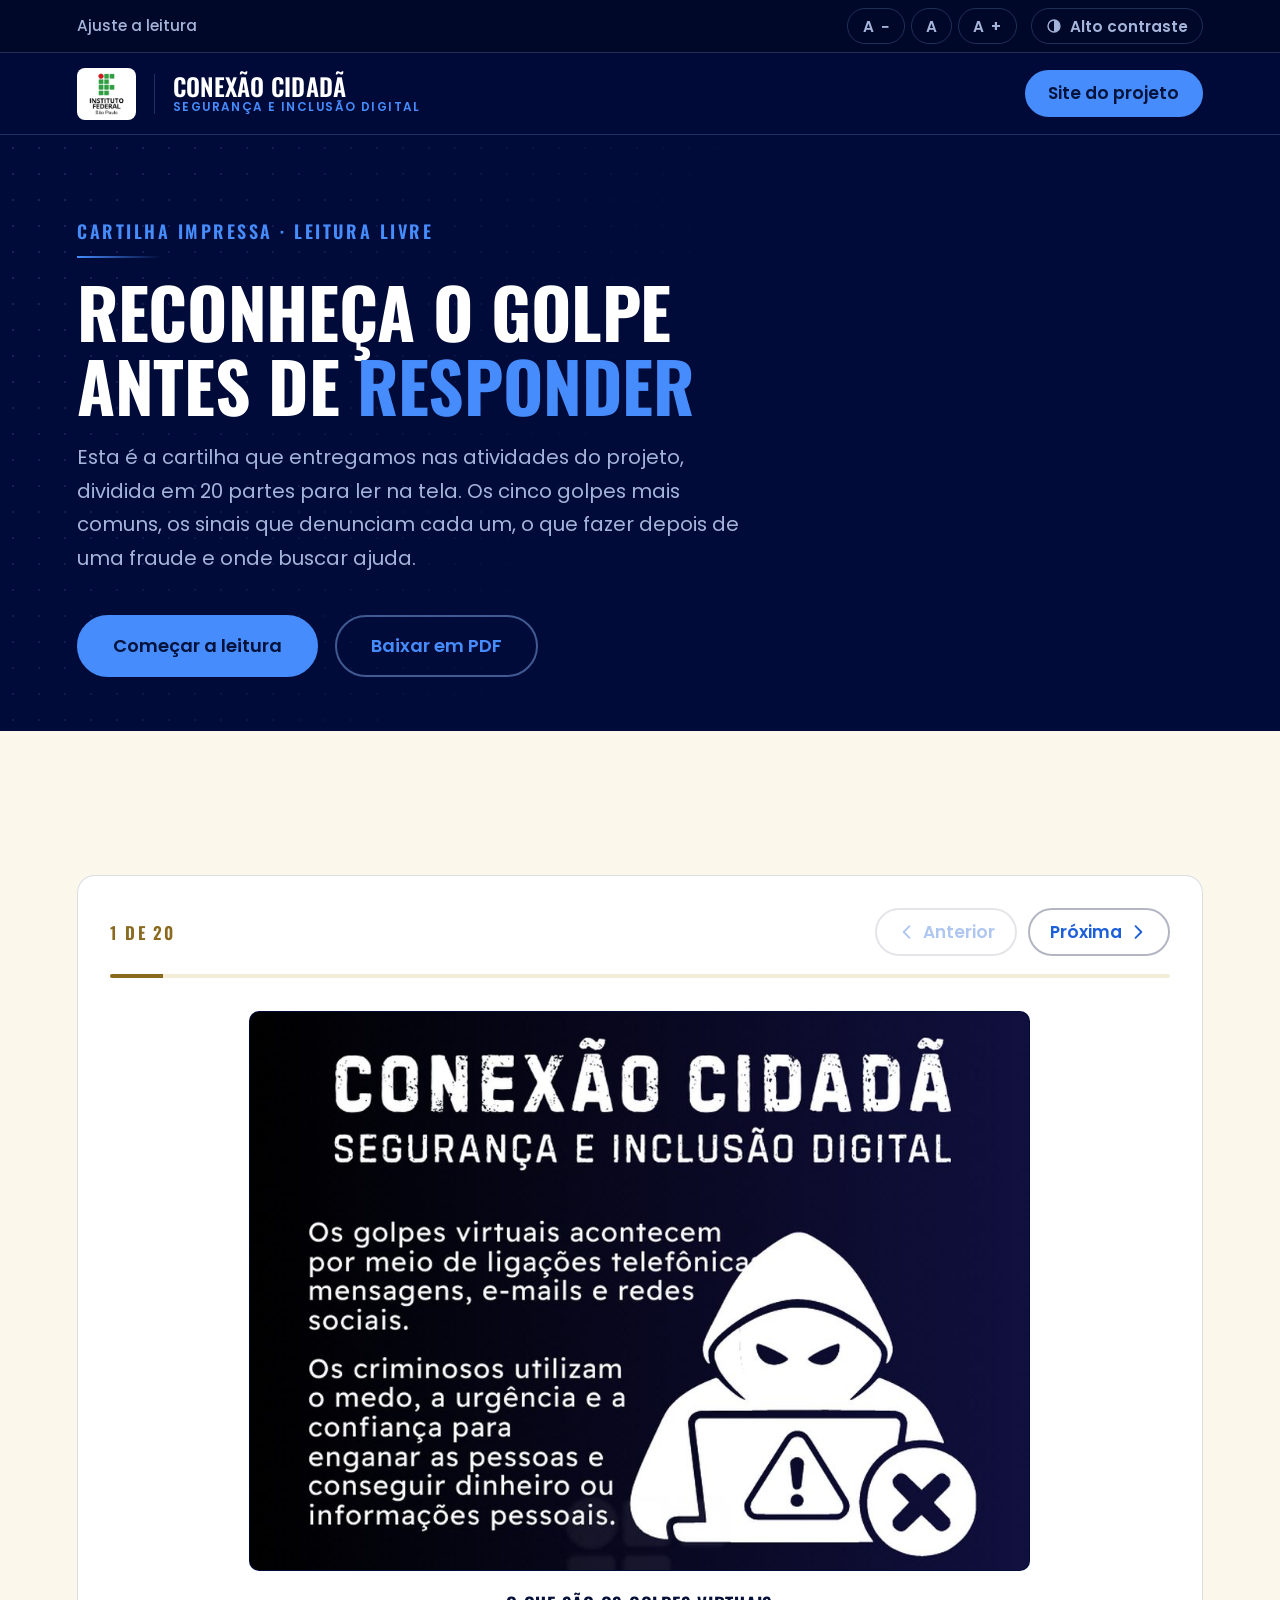
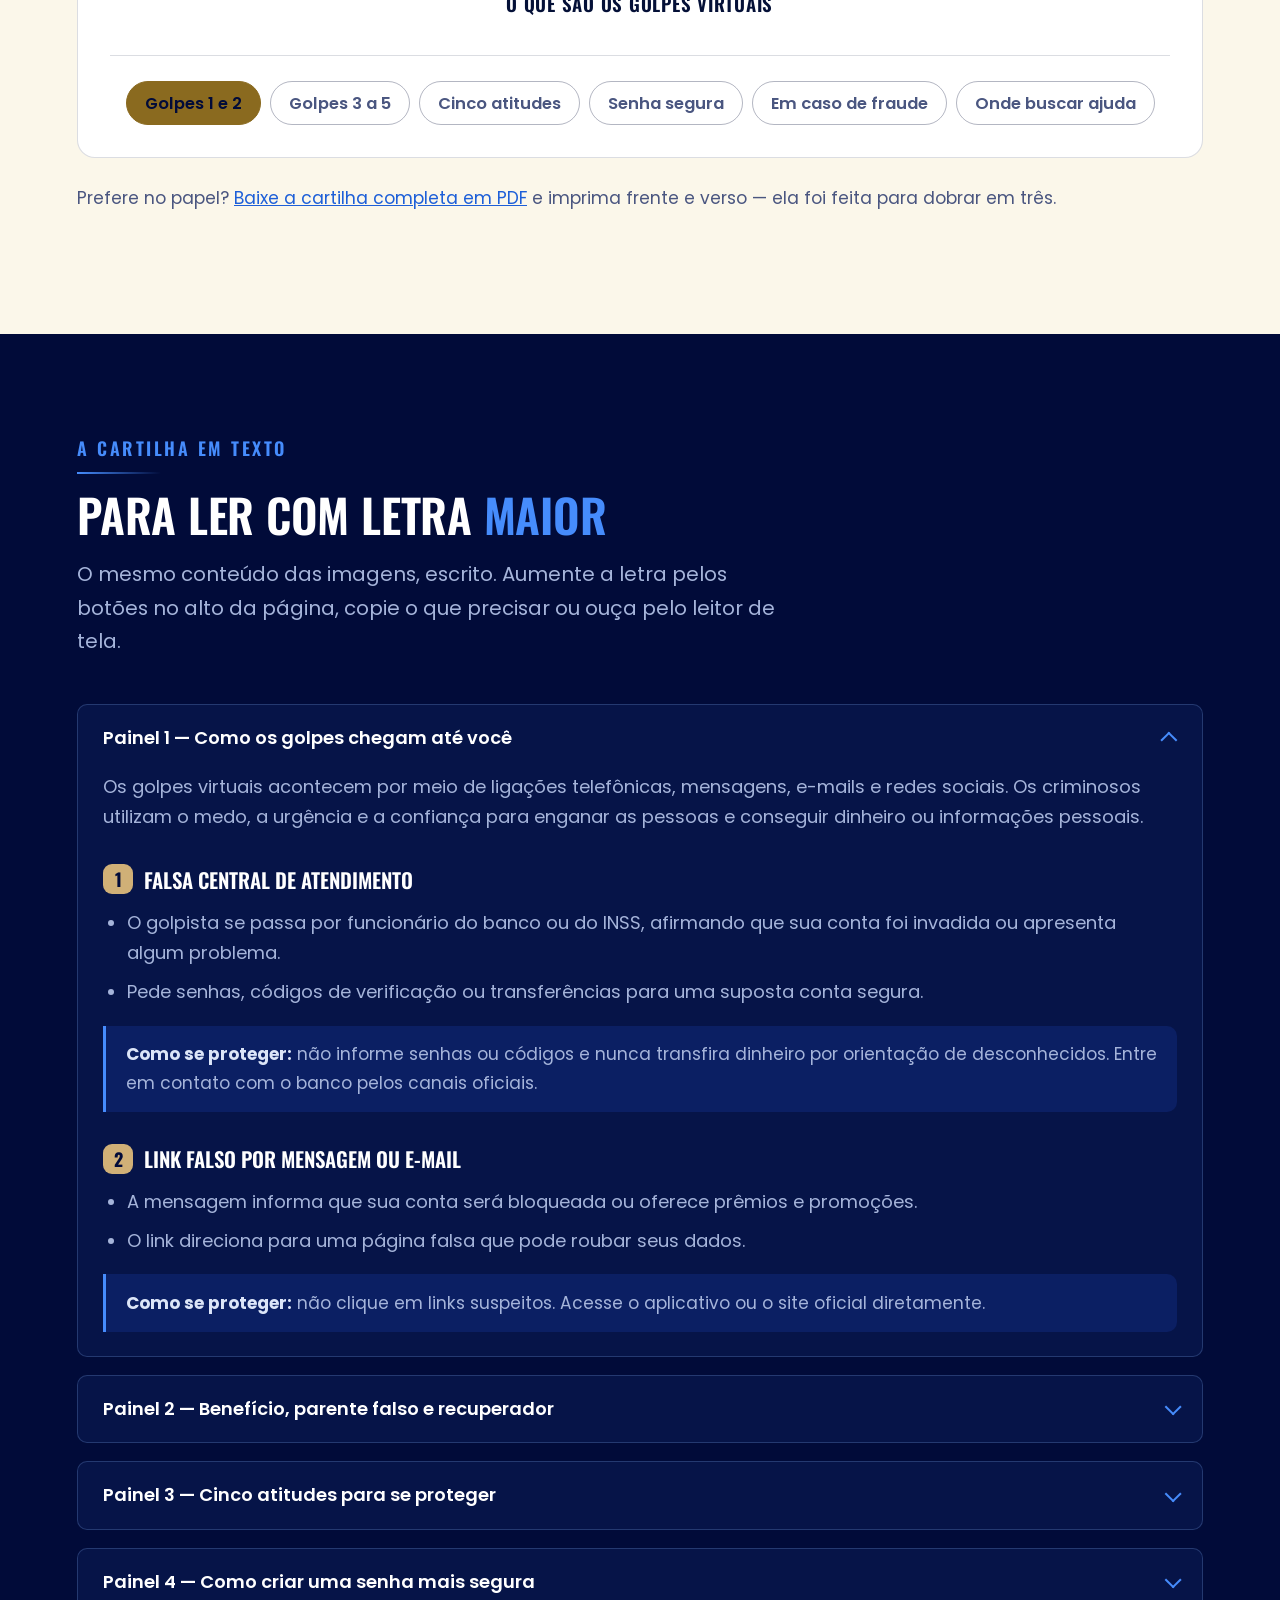
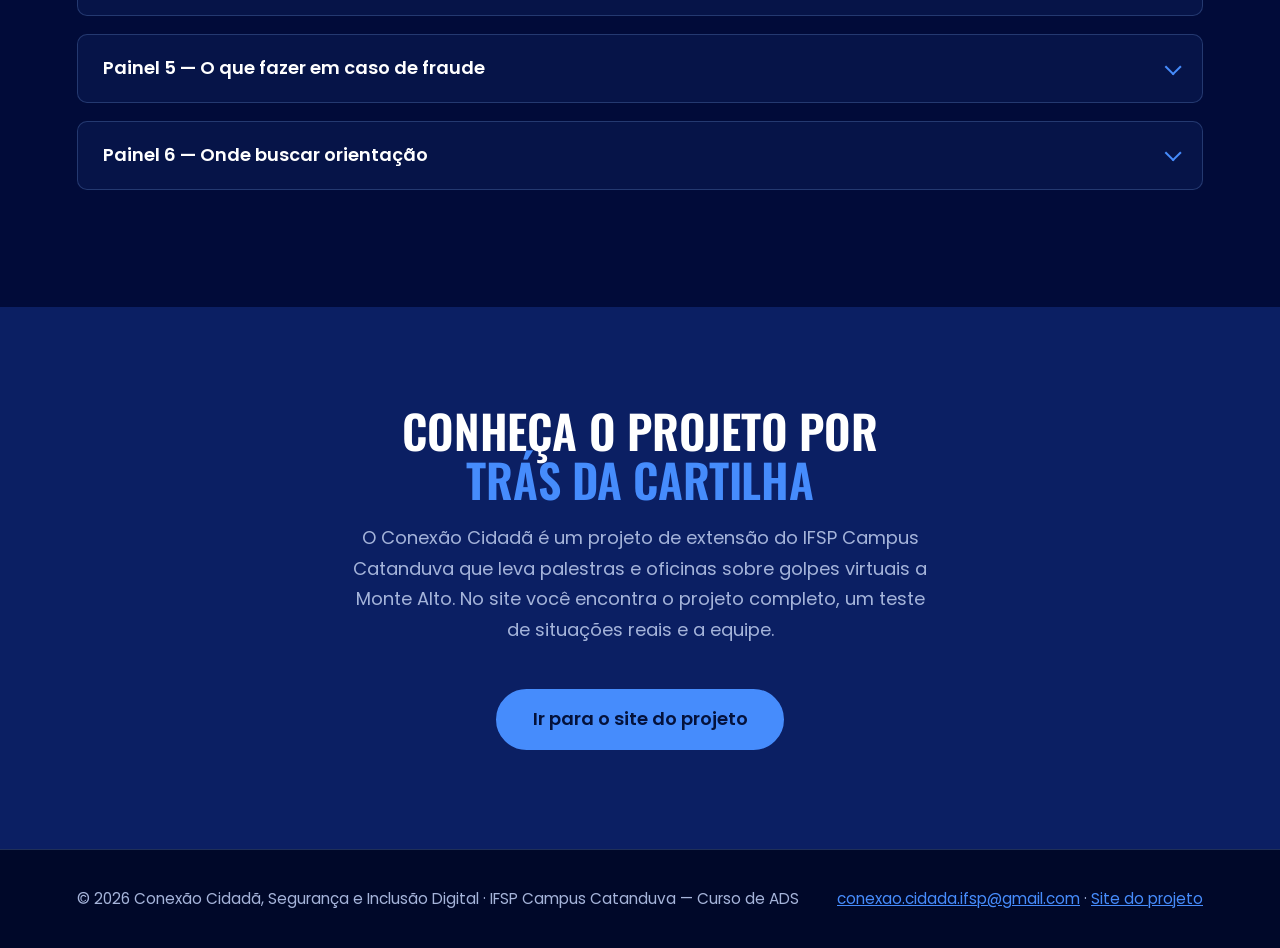
<file: index.html>
<!DOCTYPE html>
<html lang="pt-BR">
<head>
<meta charset="UTF-8">
<meta name="viewport" content="width=device-width, initial-scale=1">
<meta name="description" content="Cartilha do projeto Conexão Cidadã: os cinco golpes virtuais mais comuns, os sinais de alerta, o que fazer em caso de fraude e onde buscar orientação em Monte Alto-SP.">
<title>Cartilha — Conexão Cidadã</title>

<link rel="icon" href="img/favicon.ico" sizes="any">
<link rel="icon" href="img/favicon.png" type="image/png">
<link rel="apple-touch-icon" href="img/apple-touch-icon.png">
<meta name="theme-color" content="#010B39">

<link rel="preconnect" href="https://fonts.googleapis.com">
<link rel="preconnect" href="https://fonts.gstatic.com" crossorigin>
<link href="https://fonts.googleapis.com/css2?family=Oswald:wght@400;500;600;700&family=Poppins:wght@400;500;600;700&display=swap" rel="stylesheet">
<link rel="stylesheet" href="style.css?v=3">
</head>
<body class="pagina-cartilha">

<a class="pular-link" href="#conteudo">Pular para o conteúdo</a>
<p id="aviso-acessibilidade" class="so-leitor-tela" role="status" aria-live="polite"></p>

<div class="barra-acesso">
  <div class="container barra-acesso__interna">
    <span class="barra-acesso__rotulo">Ajuste a leitura</span>
    <div class="controle-fonte" role="group" aria-label="Tamanho do texto">
      <button type="button" class="btn-acesso" data-fonte="diminuir" aria-label="Diminuir o tamanho do texto">A<span aria-hidden="true">−</span></button>
      <button type="button" class="btn-acesso" data-fonte="normal" aria-label="Voltar o texto ao tamanho normal">A</button>
      <button type="button" class="btn-acesso" data-fonte="aumentar" aria-label="Aumentar o tamanho do texto">A<span aria-hidden="true">+</span></button>
    </div>
    <button type="button" class="btn-acesso" data-contraste aria-pressed="false">
      <svg width="16" height="16" viewBox="0 0 24 24" fill="none" aria-hidden="true">
        <circle cx="12" cy="12" r="9" stroke="currentColor" stroke-width="2"/>
        <path d="M12 3.4a8.6 8.6 0 010 17.2z" fill="currentColor"/>
      </svg>
      Alto contraste
    </button>
  </div>
</div>

<!-- Cabeçalho próprio: esta página não carrega o menu do site -->
<header class="cabecalho cabecalho--simples">
  <div class="container cabecalho__interno">
    <div class="identidade">
      <span class="logo-ifsp"><img src="img/ifsp-logo.png" alt="Instituto Federal de São Paulo"></span>
      <span class="identidade__filete" aria-hidden="true"></span>
      <span class="marca">
        <span class="marca__texto"><strong>Conexão Cidadã</strong><small>Segurança e Inclusão Digital</small></span>
      </span>
    </div>
    <a class="botao botao--pequeno" href="projeto.html">Site do projeto</a>
  </div>
</header>

<main id="conteudo">

<section class="abertura abertura--cartilha">
  <div class="container">
    <p class="rotulo">Cartilha impressa · leitura livre</p>
    <h1 class="titulo-abertura">Reconheça o golpe<br>antes de <span class="realce">responder</span></h1>
    <p class="texto-guia">
      Esta é a cartilha que entregamos nas atividades do projeto, dividida em
      20 partes para ler na tela. Os cinco golpes mais comuns, os sinais que
      denunciam cada um, o que fazer depois de uma fraude e onde buscar ajuda.
    </p>
    <div class="acoes">
      <a class="botao" href="#carrossel">Começar a leitura</a>
      <a class="botao botao--vazado" href="cartilha/Cartilha-Conexao-Cidada.pdf" download>Baixar em PDF</a>
    </div>
  </div>
</section>

<section class="secao secao--clara" id="carrossel">
  <div class="container">
    <div class="carrossel" data-carrossel>
      <div class="carrossel__topo">
        <p class="carrossel__contador" data-contador>1 de 20</p>
        <div class="carrossel__setas">
          <button type="button" class="carrossel__seta" data-anterior aria-label="Parte anterior">
            <svg width="20" height="20" viewBox="0 0 24 24" fill="none" aria-hidden="true">
              <path d="M15 5l-7 7 7 7" stroke="currentColor" stroke-width="2.2" stroke-linecap="round" stroke-linejoin="round"/>
            </svg>
            <span class="carrossel__seta-texto">Anterior</span>
          </button>
          <button type="button" class="carrossel__seta" data-proximo aria-label="Próxima parte">
            <span class="carrossel__seta-texto">Próxima</span>
            <svg width="20" height="20" viewBox="0 0 24 24" fill="none" aria-hidden="true">
              <path d="M9 5l7 7-7 7" stroke="currentColor" stroke-width="2.2" stroke-linecap="round" stroke-linejoin="round"/>
            </svg>
          </button>
        </div>
      </div>

      <div class="carrossel__barra"><div class="carrossel__progresso" data-progresso></div></div>

      <div class="carrossel__palco" data-palco>
      <figure class="lamina" data-lamina data-secao="1"
               role="group" aria-roledescription="imagem da cartilha"
               aria-label="1 de 20: O que são os golpes virtuais">
        <a href="img/cartilha/cartilha-01.jpg" target="_blank" rel="noopener"
           aria-label="Abrir esta parte da cartilha em tamanho real, em uma nova aba">
          <img src="img/cartilha/cartilha-01.jpg" loading="eager"
               alt="Parte 1 de 20 da cartilha impressa: O que são os golpes virtuais. O texto completo está logo abaixo do carrossel.">
        </a>
        <figcaption class="lamina__legenda">O que são os golpes virtuais</figcaption>
      </figure>

      <figure class="lamina" data-lamina data-secao="1"
               role="group" aria-roledescription="imagem da cartilha"
               aria-label="2 de 20: Golpe 1 — Falsa central de atendimento" hidden>
        <a href="img/cartilha/cartilha-02.jpg" target="_blank" rel="noopener"
           aria-label="Abrir esta parte da cartilha em tamanho real, em uma nova aba">
          <img src="img/cartilha/cartilha-02.jpg" loading="lazy"
               alt="Parte 2 de 20 da cartilha impressa: Golpe 1 — Falsa central de atendimento. O texto completo está logo abaixo do carrossel.">
        </a>
        <figcaption class="lamina__legenda">Golpe 1 — Falsa central de atendimento</figcaption>
      </figure>

      <figure class="lamina" data-lamina data-secao="1"
               role="group" aria-roledescription="imagem da cartilha"
               aria-label="3 de 20: Golpe 2 — Link falso por mensagem ou e-mail" hidden>
        <a href="img/cartilha/cartilha-03.jpg" target="_blank" rel="noopener"
           aria-label="Abrir esta parte da cartilha em tamanho real, em uma nova aba">
          <img src="img/cartilha/cartilha-03.jpg" loading="lazy"
               alt="Parte 3 de 20 da cartilha impressa: Golpe 2 — Link falso por mensagem ou e-mail. O texto completo está logo abaixo do carrossel.">
        </a>
        <figcaption class="lamina__legenda">Golpe 2 — Link falso por mensagem ou e-mail</figcaption>
      </figure>

      <figure class="lamina" data-lamina data-secao="2"
               role="group" aria-roledescription="imagem da cartilha"
               aria-label="4 de 20: Golpe 3 — Benefício bloqueado" hidden>
        <a href="img/cartilha/cartilha-04.jpg" target="_blank" rel="noopener"
           aria-label="Abrir esta parte da cartilha em tamanho real, em uma nova aba">
          <img src="img/cartilha/cartilha-04.jpg" loading="lazy"
               alt="Parte 4 de 20 da cartilha impressa: Golpe 3 — Benefício bloqueado. O texto completo está logo abaixo do carrossel.">
        </a>
        <figcaption class="lamina__legenda">Golpe 3 — Benefício bloqueado</figcaption>
      </figure>

      <figure class="lamina" data-lamina data-secao="2"
               role="group" aria-roledescription="imagem da cartilha"
               aria-label="5 de 20: Golpe 4 — Falso parente ou conta clonada" hidden>
        <a href="img/cartilha/cartilha-05.jpg" target="_blank" rel="noopener"
           aria-label="Abrir esta parte da cartilha em tamanho real, em uma nova aba">
          <img src="img/cartilha/cartilha-05.jpg" loading="lazy"
               alt="Parte 5 de 20 da cartilha impressa: Golpe 4 — Falso parente ou conta clonada. O texto completo está logo abaixo do carrossel.">
        </a>
        <figcaption class="lamina__legenda">Golpe 4 — Falso parente ou conta clonada</figcaption>
      </figure>

      <figure class="lamina" data-lamina data-secao="2"
               role="group" aria-roledescription="imagem da cartilha"
               aria-label="6 de 20: Golpe 5 — Falso recuperador de dinheiro" hidden>
        <a href="img/cartilha/cartilha-06.jpg" target="_blank" rel="noopener"
           aria-label="Abrir esta parte da cartilha em tamanho real, em uma nova aba">
          <img src="img/cartilha/cartilha-06.jpg" loading="lazy"
               alt="Parte 6 de 20 da cartilha impressa: Golpe 5 — Falso recuperador de dinheiro. O texto completo está logo abaixo do carrossel.">
        </a>
        <figcaption class="lamina__legenda">Golpe 5 — Falso recuperador de dinheiro</figcaption>
      </figure>

      <figure class="lamina" data-lamina data-secao="2"
               role="group" aria-roledescription="imagem da cartilha"
               aria-label="7 de 20: Sinais de alerta" hidden>
        <a href="img/cartilha/cartilha-07.jpg" target="_blank" rel="noopener"
           aria-label="Abrir esta parte da cartilha em tamanho real, em uma nova aba">
          <img src="img/cartilha/cartilha-07.jpg" loading="lazy"
               alt="Parte 7 de 20 da cartilha impressa: Sinais de alerta. O texto completo está logo abaixo do carrossel.">
        </a>
        <figcaption class="lamina__legenda">Sinais de alerta</figcaption>
      </figure>

      <figure class="lamina" data-lamina data-secao="3"
               role="group" aria-roledescription="imagem da cartilha"
               aria-label="8 de 20: Atenção à aparência da mensagem" hidden>
        <a href="img/cartilha/cartilha-08.jpg" target="_blank" rel="noopener"
           aria-label="Abrir esta parte da cartilha em tamanho real, em uma nova aba">
          <img src="img/cartilha/cartilha-08.jpg" loading="lazy"
               alt="Parte 8 de 20 da cartilha impressa: Atenção à aparência da mensagem. O texto completo está logo abaixo do carrossel.">
        </a>
        <figcaption class="lamina__legenda">Atenção à aparência da mensagem</figcaption>
      </figure>

      <figure class="lamina" data-lamina data-secao="3"
               role="group" aria-roledescription="imagem da cartilha"
               aria-label="9 de 20: Cinco atitudes — 1 a 3" hidden>
        <a href="img/cartilha/cartilha-09.jpg" target="_blank" rel="noopener"
           aria-label="Abrir esta parte da cartilha em tamanho real, em uma nova aba">
          <img src="img/cartilha/cartilha-09.jpg" loading="lazy"
               alt="Parte 9 de 20 da cartilha impressa: Cinco atitudes — 1 a 3. O texto completo está logo abaixo do carrossel.">
        </a>
        <figcaption class="lamina__legenda">Cinco atitudes — 1 a 3</figcaption>
      </figure>

      <figure class="lamina" data-lamina data-secao="3"
               role="group" aria-roledescription="imagem da cartilha"
               aria-label="10 de 20: Cinco atitudes — 4 e 5" hidden>
        <a href="img/cartilha/cartilha-10.jpg" target="_blank" rel="noopener"
           aria-label="Abrir esta parte da cartilha em tamanho real, em uma nova aba">
          <img src="img/cartilha/cartilha-10.jpg" loading="lazy"
               alt="Parte 10 de 20 da cartilha impressa: Cinco atitudes — 4 e 5. O texto completo está logo abaixo do carrossel.">
        </a>
        <figcaption class="lamina__legenda">Cinco atitudes — 4 e 5</figcaption>
      </figure>

      <figure class="lamina" data-lamina data-secao="3"
               role="group" aria-roledescription="imagem da cartilha"
               aria-label="11 de 20: As três regras de ouro" hidden>
        <a href="img/cartilha/cartilha-11.jpg" target="_blank" rel="noopener"
           aria-label="Abrir esta parte da cartilha em tamanho real, em uma nova aba">
          <img src="img/cartilha/cartilha-11.jpg" loading="lazy"
               alt="Parte 11 de 20 da cartilha impressa: As três regras de ouro. O texto completo está logo abaixo do carrossel.">
        </a>
        <figcaption class="lamina__legenda">As três regras de ouro</figcaption>
      </figure>

      <figure class="lamina" data-lamina data-secao="4"
               role="group" aria-roledescription="imagem da cartilha"
               aria-label="12 de 20: Como criar uma senha mais segura" hidden>
        <a href="img/cartilha/cartilha-12.jpg" target="_blank" rel="noopener"
           aria-label="Abrir esta parte da cartilha em tamanho real, em uma nova aba">
          <img src="img/cartilha/cartilha-12.jpg" loading="lazy"
               alt="Parte 12 de 20 da cartilha impressa: Como criar uma senha mais segura. O texto completo está logo abaixo do carrossel.">
        </a>
        <figcaption class="lamina__legenda">Como criar uma senha mais segura</figcaption>
      </figure>

      <figure class="lamina" data-lamina data-secao="4"
               role="group" aria-roledescription="imagem da cartilha"
               aria-label="13 de 20: Palavras aleatórias formam uma senha forte" hidden>
        <a href="img/cartilha/cartilha-13.jpg" target="_blank" rel="noopener"
           aria-label="Abrir esta parte da cartilha em tamanho real, em uma nova aba">
          <img src="img/cartilha/cartilha-13.jpg" loading="lazy"
               alt="Parte 13 de 20 da cartilha impressa: Palavras aleatórias formam uma senha forte. O texto completo está logo abaixo do carrossel.">
        </a>
        <figcaption class="lamina__legenda">Palavras aleatórias formam uma senha forte</figcaption>
      </figure>

      <figure class="lamina" data-lamina data-secao="4"
               role="group" aria-roledescription="imagem da cartilha"
               aria-label="14 de 20: Caí em um golpe. E agora?" hidden>
        <a href="img/cartilha/cartilha-14.jpg" target="_blank" rel="noopener"
           aria-label="Abrir esta parte da cartilha em tamanho real, em uma nova aba">
          <img src="img/cartilha/cartilha-14.jpg" loading="lazy"
               alt="Parte 14 de 20 da cartilha impressa: Caí em um golpe. E agora?. O texto completo está logo abaixo do carrossel.">
        </a>
        <figcaption class="lamina__legenda">Caí em um golpe. E agora?</figcaption>
      </figure>

      <figure class="lamina" data-lamina data-secao="5"
               role="group" aria-roledescription="imagem da cartilha"
               aria-label="15 de 20: Em caso de fraude — passos 1 a 3" hidden>
        <a href="img/cartilha/cartilha-15.jpg" target="_blank" rel="noopener"
           aria-label="Abrir esta parte da cartilha em tamanho real, em uma nova aba">
          <img src="img/cartilha/cartilha-15.jpg" loading="lazy"
               alt="Parte 15 de 20 da cartilha impressa: Em caso de fraude — passos 1 a 3. O texto completo está logo abaixo do carrossel.">
        </a>
        <figcaption class="lamina__legenda">Em caso de fraude — passos 1 a 3</figcaption>
      </figure>

      <figure class="lamina" data-lamina data-secao="5"
               role="group" aria-roledescription="imagem da cartilha"
               aria-label="16 de 20: Em caso de fraude — passos 4 a 6" hidden>
        <a href="img/cartilha/cartilha-16.jpg" target="_blank" rel="noopener"
           aria-label="Abrir esta parte da cartilha em tamanho real, em uma nova aba">
          <img src="img/cartilha/cartilha-16.jpg" loading="lazy"
               alt="Parte 16 de 20 da cartilha impressa: Em caso de fraude — passos 4 a 6. O texto completo está logo abaixo do carrossel.">
        </a>
        <figcaption class="lamina__legenda">Em caso de fraude — passos 4 a 6</figcaption>
      </figure>

      <figure class="lamina" data-lamina data-secao="5"
               role="group" aria-roledescription="imagem da cartilha"
               aria-label="17 de 20: Cair em um golpe não é vergonha" hidden>
        <a href="img/cartilha/cartilha-17.jpg" target="_blank" rel="noopener"
           aria-label="Abrir esta parte da cartilha em tamanho real, em uma nova aba">
          <img src="img/cartilha/cartilha-17.jpg" loading="lazy"
               alt="Parte 17 de 20 da cartilha impressa: Cair em um golpe não é vergonha. O texto completo está logo abaixo do carrossel.">
        </a>
        <figcaption class="lamina__legenda">Cair em um golpe não é vergonha</figcaption>
      </figure>

      <figure class="lamina" data-lamina data-secao="6"
               role="group" aria-roledescription="imagem da cartilha"
               aria-label="18 de 20: Onde buscar orientação" hidden>
        <a href="img/cartilha/cartilha-18.jpg" target="_blank" rel="noopener"
           aria-label="Abrir esta parte da cartilha em tamanho real, em uma nova aba">
          <img src="img/cartilha/cartilha-18.jpg" loading="lazy"
               alt="Parte 18 de 20 da cartilha impressa: Onde buscar orientação. O texto completo está logo abaixo do carrossel.">
        </a>
        <figcaption class="lamina__legenda">Onde buscar orientação</figcaption>
      </figure>

      <figure class="lamina" data-lamina data-secao="6"
               role="group" aria-roledescription="imagem da cartilha"
               aria-label="19 de 20: Segurança digital é cidadania" hidden>
        <a href="img/cartilha/cartilha-19.jpg" target="_blank" rel="noopener"
           aria-label="Abrir esta parte da cartilha em tamanho real, em uma nova aba">
          <img src="img/cartilha/cartilha-19.jpg" loading="lazy"
               alt="Parte 19 de 20 da cartilha impressa: Segurança digital é cidadania. O texto completo está logo abaixo do carrossel.">
        </a>
        <figcaption class="lamina__legenda">Segurança digital é cidadania</figcaption>
      </figure>

      <figure class="lamina" data-lamina data-secao="6"
               role="group" aria-roledescription="imagem da cartilha"
               aria-label="20 de 20: Realização e parceria" hidden>
        <a href="img/cartilha/cartilha-20.jpg" target="_blank" rel="noopener"
           aria-label="Abrir esta parte da cartilha em tamanho real, em uma nova aba">
          <img src="img/cartilha/cartilha-20.jpg" loading="lazy"
               alt="Parte 20 de 20 da cartilha impressa: Realização e parceria. O texto completo está logo abaixo do carrossel.">
        </a>
        <figcaption class="lamina__legenda">Realização e parceria</figcaption>
      </figure>
      </div>

      <div class="carrossel__atalhos" role="group" aria-label="Ir para uma parte da cartilha">
        <button type="button" class="atalho" data-atalho="0" data-secao-btn="1" aria-current="true">Golpes 1 e 2</button>
        <button type="button" class="atalho" data-atalho="3" data-secao-btn="2">Golpes 3 a 5</button>
        <button type="button" class="atalho" data-atalho="7" data-secao-btn="3">Cinco atitudes</button>
        <button type="button" class="atalho" data-atalho="11" data-secao-btn="4">Senha segura</button>
        <button type="button" class="atalho" data-atalho="14" data-secao-btn="5">Em caso de fraude</button>
        <button type="button" class="atalho" data-atalho="17" data-secao-btn="6">Onde buscar ajuda</button>
      </div>

      <p class="so-leitor-tela" role="status" aria-live="polite" data-anuncio></p>
    </div>

    <p class="carrossel__nota">
      Prefere no papel? <a href="cartilha/Cartilha-Conexao-Cidada.pdf" download>Baixe a cartilha
      completa em PDF</a> e imprima frente e verso — ela foi feita para dobrar em três.
    </p>
  </div>
</section>

<section class="secao">
  <div class="container">
    <p class="rotulo">A cartilha em texto</p>
    <h2 class="titulo-secao titulo-secao--largo">Para ler com letra <span class="realce">maior</span></h2>
    <p class="texto-guia">
      O mesmo conteúdo das imagens, escrito. Aumente a letra pelos botões no alto da página,
      copie o que precisar ou ouça pelo leitor de tela.
    </p>
    <div class="texto-cartilha">
      <details class="pergunta" open>
        <summary>Painel 1 — Como os golpes chegam até você</summary>
        <div class="pergunta__corpo painel__texto">
          <p>Os golpes virtuais acontecem por meio de ligações telefônicas, mensagens,
    e-mails e redes sociais. Os criminosos utilizam o medo, a urgência e a confiança
    para enganar as pessoas e conseguir dinheiro ou informações pessoais.</p>

    <h4><span class="painel__num">1</span> Falsa central de atendimento</h4>
    <ul>
      <li>O golpista se passa por funcionário do banco ou do INSS, afirmando que sua conta foi invadida ou apresenta algum problema.</li>
      <li>Pede senhas, códigos de verificação ou transferências para uma suposta conta segura.</li>
    </ul>
    <p class="painel__protecao"><strong>Como se proteger:</strong> não informe senhas ou códigos
    e nunca transfira dinheiro por orientação de desconhecidos. Entre em contato com o banco
    pelos canais oficiais.</p>

    <h4><span class="painel__num">2</span> Link falso por mensagem ou e-mail</h4>
    <ul>
      <li>A mensagem informa que sua conta será bloqueada ou oferece prêmios e promoções.</li>
      <li>O link direciona para uma página falsa que pode roubar seus dados.</li>
    </ul>
    <p class="painel__protecao"><strong>Como se proteger:</strong> não clique em links suspeitos.
    Acesse o aplicativo ou o site oficial diretamente.</p>
        </div>
      </details>
      <details class="pergunta">
        <summary>Painel 2 — Benefício, parente falso e recuperador</summary>
        <div class="pergunta__corpo painel__texto">
          <h4><span class="painel__num">3</span> Golpe do benefício bloqueado</h4>
    <ul>
      <li>O criminoso afirma que seu benefício será bloqueado ou precisa ser atualizado.</li>
      <li>Solicita documentos, dados bancários ou informações pessoais.</li>
    </ul>
    <p class="painel__protecao"><strong>Como se proteger:</strong> não envie documentos por
    mensagens suspeitas. Consulte o aplicativo oficial ou procure o CRAS para orientação.</p>

    <h4><span class="painel__num">4</span> Falso parente ou conta clonada</h4>
    <ul>
      <li>Uma pessoa se passa por familiar ou amigo.</li>
      <li>Pede dinheiro por Pix, alegando urgência, ou envia links suspeitos.</li>
    </ul>
    <p class="painel__protecao"><strong>Como se proteger:</strong> confirme a identidade por uma
    ligação ou outro canal de confiança antes de transferir dinheiro ou abrir links.</p>

    <h4><span class="painel__num">5</span> Falso recuperador de dinheiro</h4>
    <ul>
      <li>Após uma fraude, alguém promete recuperar o valor perdido.</li>
      <li>Exige pagamento antecipado de uma taxa.</li>
    </ul>
    <p class="painel__protecao"><strong>Como se proteger:</strong> desconfie de promessas de
    recuperação garantida e de cobranças antecipadas. Procure seu banco e os canais oficiais.</p>

    <h4>Sinais de alerta</h4>
    <ul>
      <li>A mensagem exigir uma decisão imediata.</li>
      <li>Alguém ameaçar bloquear sua conta ou seu benefício.</li>
      <li>Pedirem senhas, códigos de verificação ou dados bancários.</li>
      <li>Um desconhecido solicitar transferências para uma conta indicada.</li>
      <li>Um link parecer estranho ou oferecer vantagens boas demais para ser verdade.</li>
      <li>Uma pessoa se recusar a confirmar sua identidade por outro canal.</li>
    </ul>
        </div>
      </details>
      <details class="pergunta">
        <summary>Painel 3 — Cinco atitudes para se proteger</summary>
        <div class="pergunta__corpo painel__texto">
          <p class="painel__atencao"><strong>Atenção:</strong> logotipos, fotos e nomes conhecidos podem
    ser copiados por golpistas. Não confie apenas na aparência da mensagem.</p>

    <ol class="painel__numerada">
      <li><strong>Crie senhas fortes.</strong> Utilize senhas longas, difíceis de adivinhar e
      diferentes para cada conta. Evite nomes de familiares, animais de estimação e datas de nascimento.</li>
      <li><strong>Ative a confirmação em duas etapas.</strong> Essa função adiciona uma camada extra
      de proteção ao WhatsApp e a outros serviços que oferecem esse recurso.</li>
      <li><strong>Não compartilhe informações pessoais.</strong> Nunca informe senhas ou códigos
      de verificação por telefone ou mensagem.</li>
      <li><strong>Verifique antes de clicar.</strong> Acesse aplicativos e sites oficiais diretamente,
      sem utilizar links recebidos de fontes desconhecidas.</li>
      <li><strong>Peça ajuda quando tiver dúvidas.</strong> Converse com alguém de confiança e
      confirme as informações antes de realizar pagamentos ou fornecer dados.</li>
    </ol>

    <p class="painel__ouro"><strong>As três regras de ouro:</strong><br>
    Senha e código, a ninguém!<br>
    Desligue e confira pelo canal oficial!<br>
    Na dúvida, peça ajuda!</p>
        </div>
      </details>
      <details class="pergunta">
        <summary>Painel 4 — Como criar uma senha mais segura</summary>
        <div class="pergunta__corpo painel__texto">
          <p>Uma boa estratégia é combinar palavras aleatórias e sem relação entre si, criando uma
    senha longa e fácil de memorizar.</p>
    <p>Evite informações pessoais e não reutilize a mesma senha em diferentes contas,
    especialmente no banco.</p>
    <p class="painel__atencao"><strong>Importante:</strong> os exemplos usados em demonstrações
    não devem ser adotados como senhas reais.</p>

    <h4>Caí em um golpe. E agora?</h4>
    <p>Não entre em desespero. Agir rapidamente pode ajudar a reduzir os prejuízos.</p>
        </div>
      </details>
      <details class="pergunta">
        <summary>Painel 5 — O que fazer em caso de fraude</summary>
        <div class="pergunta__corpo painel__texto">
          <ol class="painel__numerada">
      <li><strong>Entre em contato com o banco.</strong> Utilize o telefone oficial indicado no cartão
      ou os canais do aplicativo. Informe o ocorrido e solicite orientações sobre as medidas
      disponíveis para proteger sua conta e tentar recuperar o dinheiro.</li>
      <li><strong>Registre um boletim de ocorrência.</strong> Procure uma delegacia ou verifique a
      possibilidade de registro pela Delegacia Eletrônica.</li>
      <li><strong>Proteja suas contas.</strong> Troque as senhas comprometidas e revise as opções
      de segurança dos aplicativos.</li>
      <li><strong>Guarde as provas.</strong> Preserve mensagens, números de telefone, comprovantes
      de transferência, links e demais informações relacionadas ao golpe.</li>
      <li><strong>Avise pessoas próximas.</strong> Se sua conta tiver sido invadida ou utilizada para
      solicitar dinheiro, informe seus contatos para evitar novas vítimas.</li>
      <li><strong>Cuidado com novos golpes.</strong> Não pague taxas antecipadas a desconhecidos
      que prometem recuperar seu dinheiro.</li>
    </ol>

    <p class="painel__ouro"><strong>Lembre-se:</strong> cair em um golpe não é motivo de vergonha.
    Procure ajuda e denuncie.</p>
        </div>
      </details>
      <details class="pergunta">
        <summary>Painel 6 — Onde buscar orientação</summary>
        <div class="pergunta__corpo painel__texto">
          <ul>
      <li><strong>CRAS:</strong> procure a unidade de referência para orientações e encaminhamentos
      relacionados à assistência social.</li>
      <li><strong>CREAS:</strong> pode oferecer atendimento e orientação dentro de suas atribuições.</li>
      <li><strong>Banco:</strong> utilize exclusivamente os canais oficiais da instituição.</li>
      <li><strong>Polícia:</strong> procure uma delegacia ou os canais oficiais de registro de ocorrência.</li>
      <li><strong>Prefeitura e Secretaria Municipal de Assistência Social:</strong> consulte os canais
      oficiais para obter informações e orientações.</li>
    </ul>

    <p class="painel__ouro"><strong>Segurança digital é cidadania!</strong></p>

    <p>O projeto Conexão Cidadã, Segurança e Inclusão Digital busca promover o acesso à informação
    e incentivar o uso mais seguro da internet, do celular e dos serviços digitais. Compartilhe
    estas informações com sua família e seus amigos — a prevenção começa com a informação.</p>
    <p class="painel__credito">Realização: Instituto Federal de Educação, Ciência e Tecnologia de
    São Paulo (IFSP) — Campus Catanduva.<br>
    Parceria: Prefeitura de Monte Alto e entidades colaboradoras.</p>
        </div>
      </details>
    </div>
  </div>
</section>

<section class="secao secao--chamada">
  <div class="container chamada">
    <h2 class="titulo-secao chamada__titulo">Conheça o projeto por <span class="realce">trás da cartilha</span></h2>
    <p class="chamada__texto">
      O Conexão Cidadã é um projeto de extensão do IFSP Campus Catanduva que leva palestras e
      oficinas sobre golpes virtuais a Monte Alto. No site você encontra o projeto completo,
      um teste de situações reais e a equipe.
    </p>
    <a class="botao" href="projeto.html">Ir para o site do projeto</a>
  </div>
</section>

</main>

<footer class="rodape rodape--simples">
  <div class="container rodape__base">
    <p>© 2026 Conexão Cidadã, Segurança e Inclusão Digital · IFSP Campus Catanduva — Curso de ADS</p>
    <p><a href="mailto:conexao.cidada.ifsp@gmail.com">conexao.cidada.ifsp@gmail.com</a> · <a href="projeto.html">Site do projeto</a></p>
  </div>
</footer>

<script src="script.js?v=3"></script>
</body>
</html>
</file>
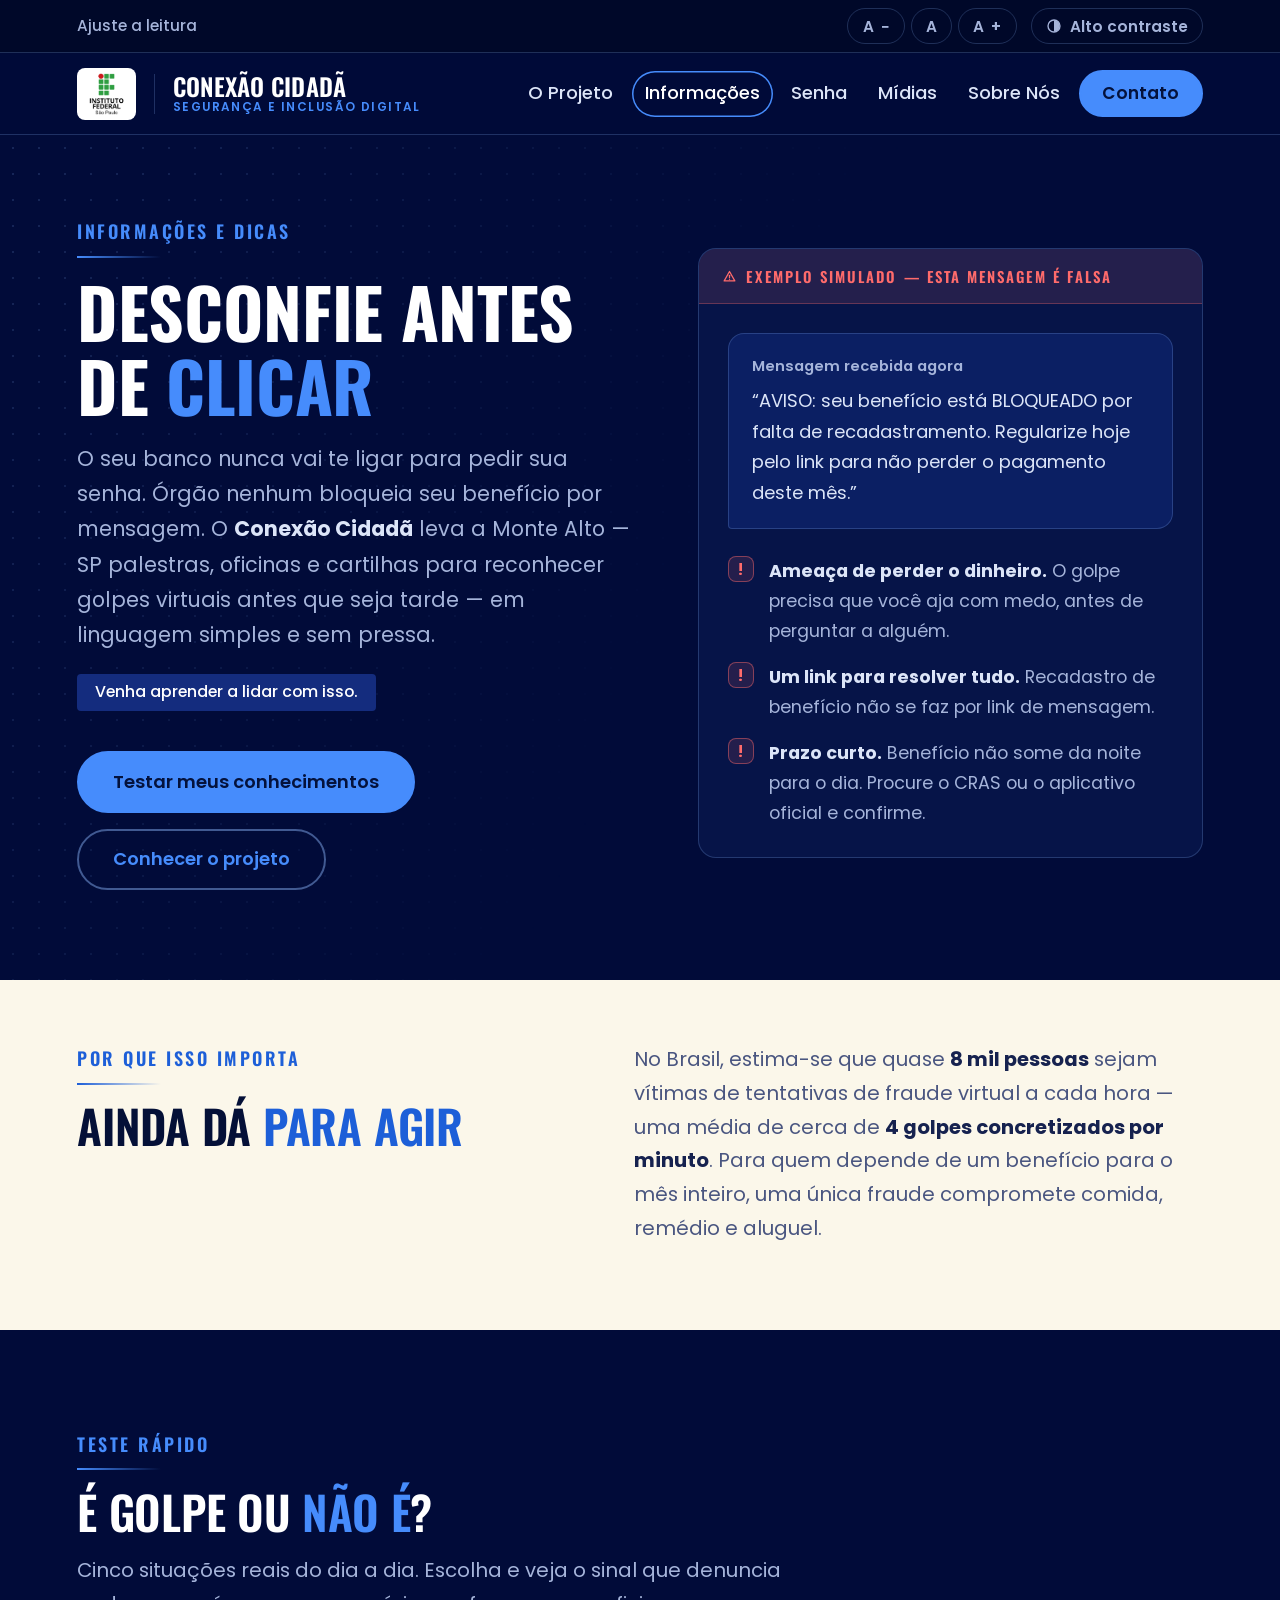
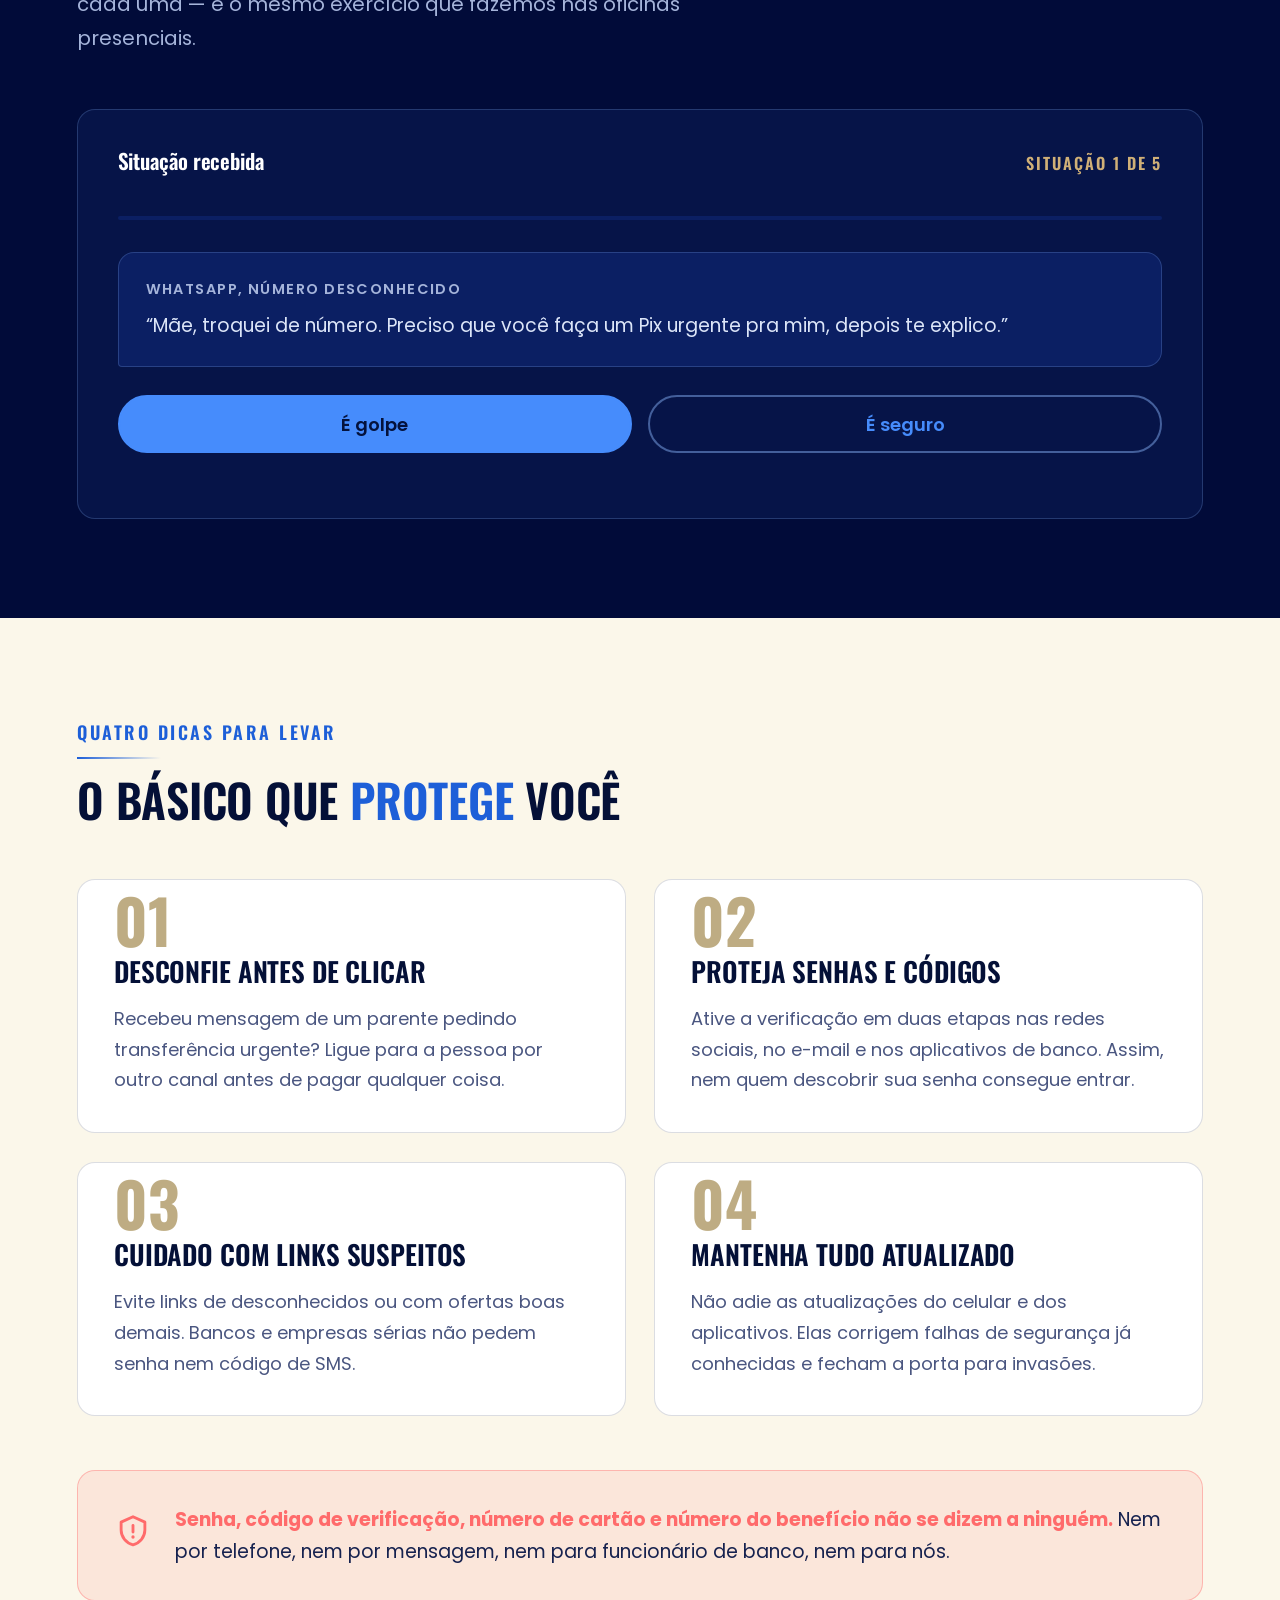
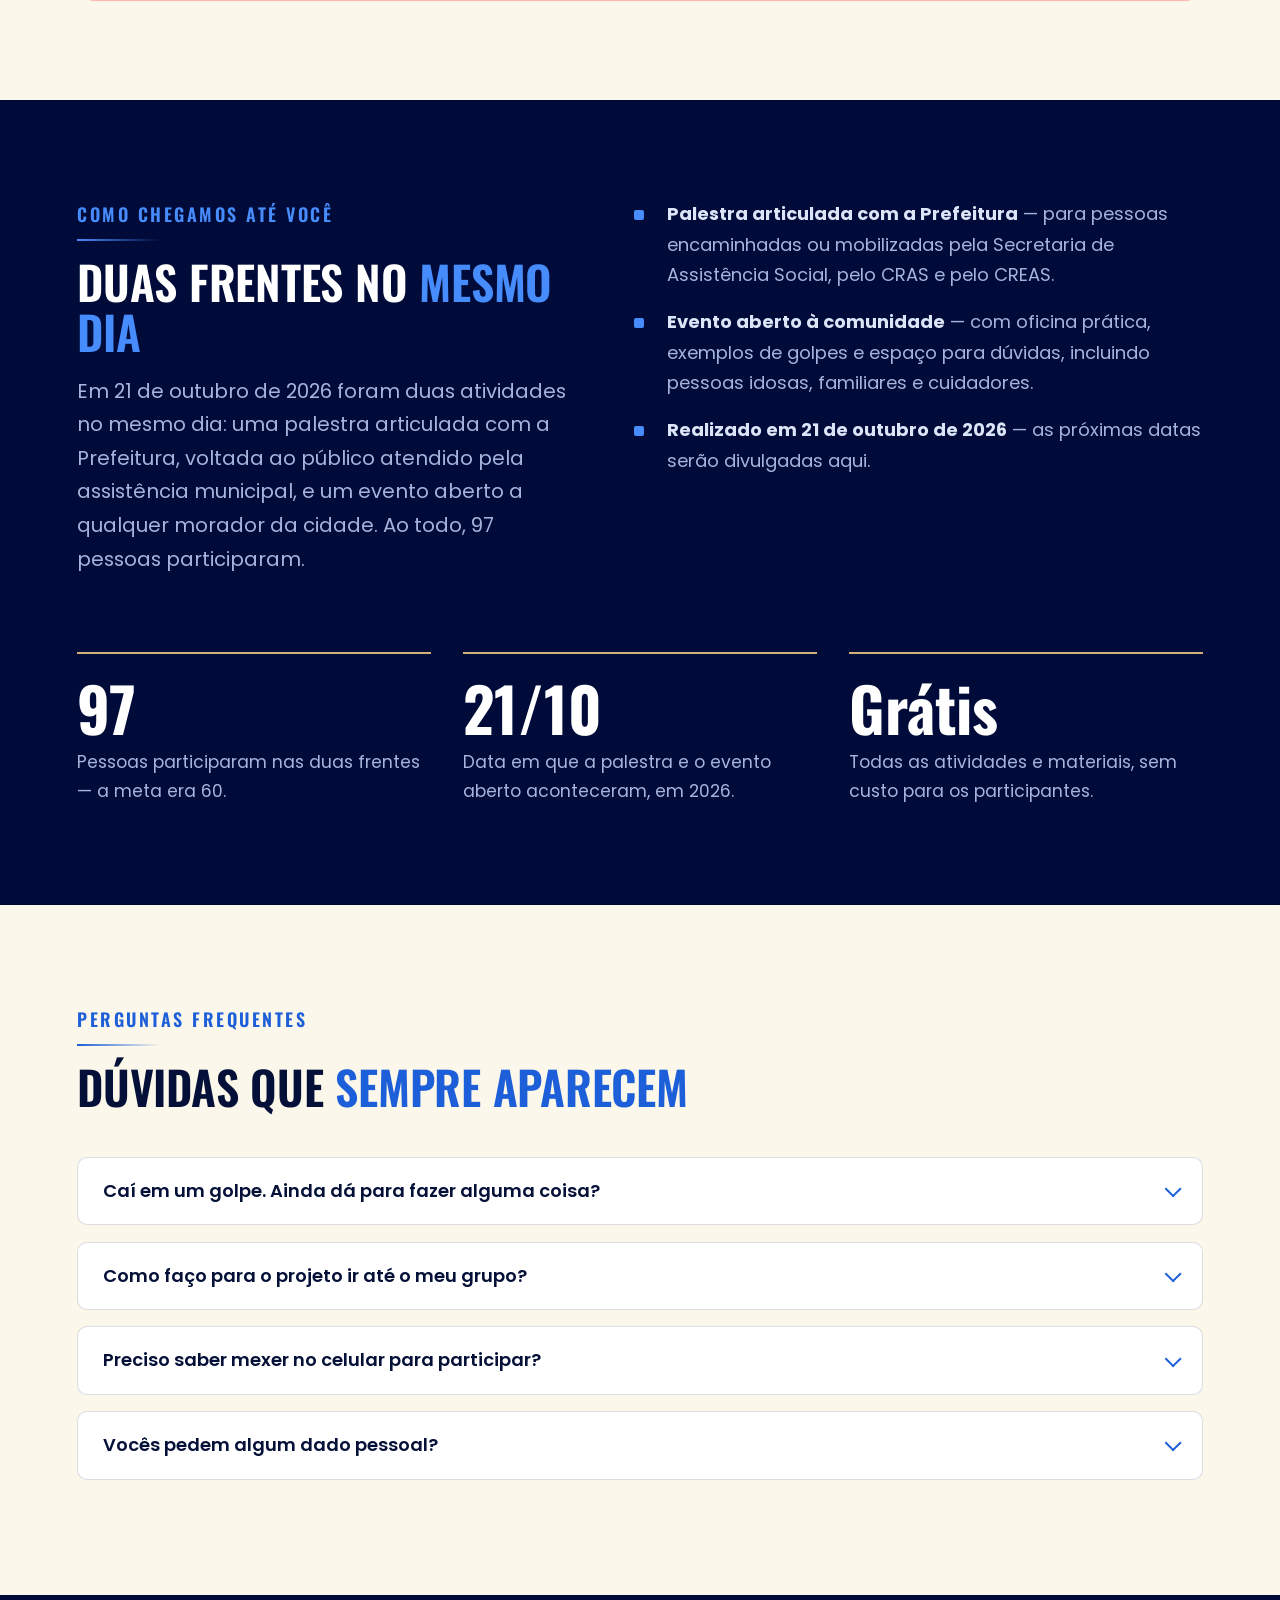
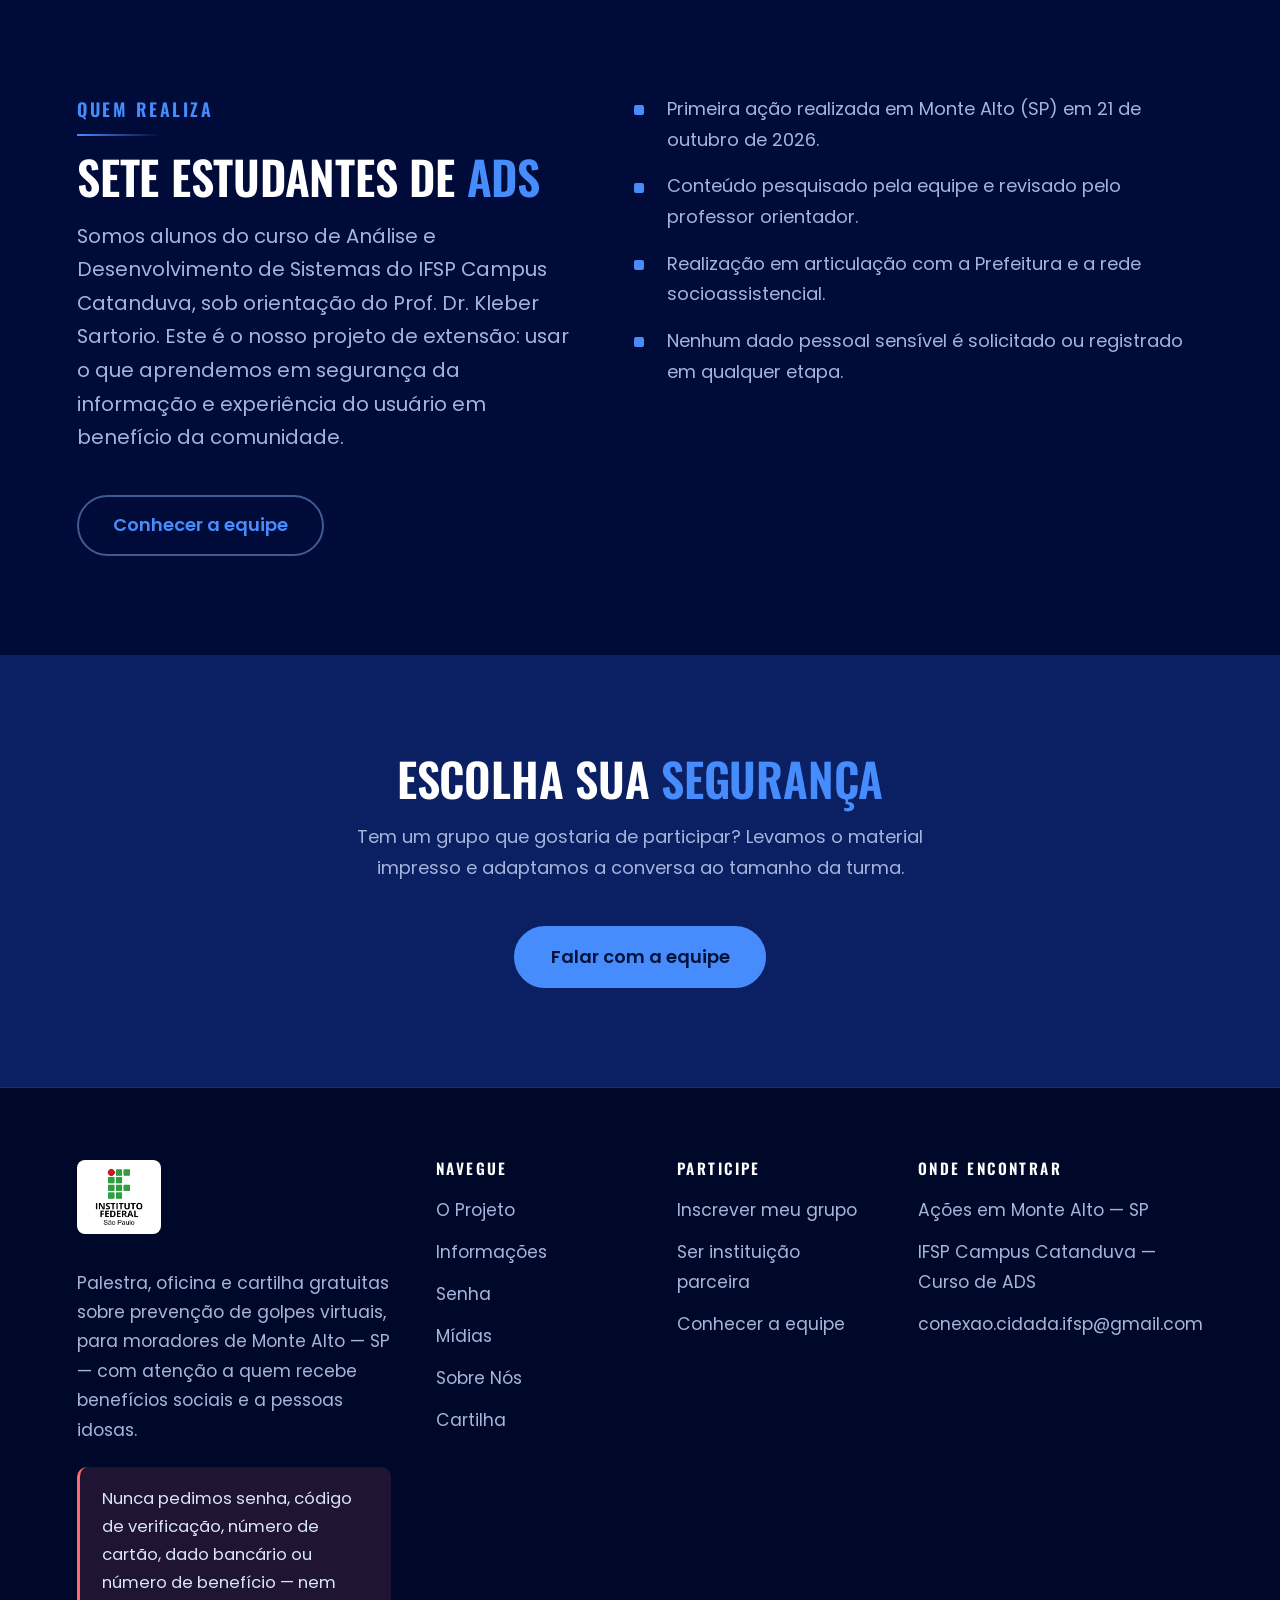
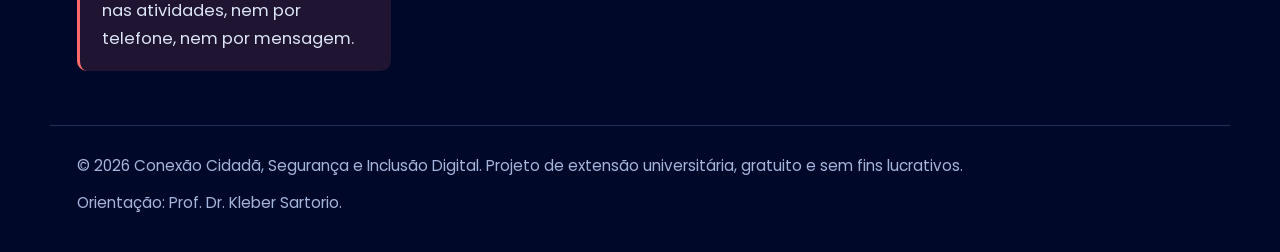
<file: informacoes.html>
<!DOCTYPE html>
<html lang="pt-BR">
<head>
<meta charset="UTF-8">
<meta name="viewport" content="width=device-width, initial-scale=1">
<meta name="description" content="Projeto de extensão do IFSP Catanduva que ensina moradores de Monte Alto-SP a reconhecer golpes virtuais e proteger dados, benefícios e dinheiro.">
<title>Informações — Conexão Cidadã</title>

<link rel="icon" href="img/favicon.ico" sizes="any">
<link rel="icon" href="img/favicon.png" type="image/png">
<link rel="apple-touch-icon" href="img/apple-touch-icon.png">
<meta name="theme-color" content="#010B39">

<link rel="preconnect" href="https://fonts.googleapis.com">
<link rel="preconnect" href="https://fonts.gstatic.com" crossorigin>
<link href="https://fonts.googleapis.com/css2?family=Oswald:wght@400;500;600;700&family=Poppins:wght@400;500;600;700&display=swap" rel="stylesheet">
<link rel="stylesheet" href="style.css?v=3">

<script>
/* Se uma imagem não carregar, tenta as outras extensões listadas em
   data-alternativas antes de desistir. Fica no <head> para funcionar
   mesmo que a imagem falhe antes do script.js carregar. */
function tentarOutraFoto(img) {
  var lista = (img.getAttribute("data-alternativas") || "").split(",").filter(Boolean);
  var i = parseInt(img.getAttribute("data-tentativa") || "0", 10);
  if (i < lista.length) {
    img.setAttribute("data-tentativa", i + 1);
    img.src = lista[i].trim();
  } else {
    var figura = img.closest("figure");
    if (figura) { figura.remove(); } else { img.remove(); }
  }
}
</script>
</head>
<body>

<a class="pular-link" href="#conteudo">Pular para o conteúdo</a>
<p id="aviso-acessibilidade" class="so-leitor-tela" role="status" aria-live="polite"></p>

<div class="barra-acesso">
  <div class="container barra-acesso__interna">
    <span class="barra-acesso__rotulo">Ajuste a leitura</span>
    <div class="controle-fonte" role="group" aria-label="Tamanho do texto">
      <button type="button" class="btn-acesso" data-fonte="diminuir" aria-label="Diminuir o tamanho do texto">A<span aria-hidden="true">−</span></button>
      <button type="button" class="btn-acesso" data-fonte="normal" aria-label="Voltar o texto ao tamanho normal">A</button>
      <button type="button" class="btn-acesso" data-fonte="aumentar" aria-label="Aumentar o tamanho do texto">A<span aria-hidden="true">+</span></button>
    </div>
    <button type="button" class="btn-acesso" data-contraste aria-pressed="false">
      <svg width="16" height="16" viewBox="0 0 24 24" fill="none" aria-hidden="true">
        <circle cx="12" cy="12" r="9" stroke="currentColor" stroke-width="2"/>
        <path d="M12 3.4a8.6 8.6 0 010 17.2z" fill="currentColor"/>
      </svg>
      Alto contraste
    </button>
  </div>
</div>

<header class="cabecalho">
  <div class="container cabecalho__interno">
    <div class="identidade">
      <span class="logo-ifsp"><img src="img/ifsp-logo.png" alt="Instituto Federal de São Paulo"></span>
      <span class="identidade__filete" aria-hidden="true"></span>
      <a class="marca" href="projeto.html">
        <span class="marca__texto"><strong>Conexão Cidadã</strong><small>Segurança e Inclusão Digital</small></span>
      </a>
    </div>
    <button type="button" class="botao-menu" data-menu aria-expanded="false" aria-controls="menu-principal">
      <span class="botao-menu__barras" aria-hidden="true"></span> Menu
    </button>
    <nav class="navegacao" id="menu-principal" aria-label="Navegação principal">
      <ul class="navegacao__lista">
        <li><a href="projeto.html" class="navegacao__link">O Projeto</a></li>
        <li><a href="informacoes.html" class="navegacao__link esta-ativo" aria-current="page">Informações</a></li>
        <li><a href="senha.html" class="navegacao__link">Senha</a></li>
        <li><a href="midias.html" class="navegacao__link">Mídias</a></li>
        <li><a href="sobrenos.html" class="navegacao__link">Sobre Nós</a></li>
        <li><a href="mailto:conexao.cidada.ifsp@gmail.com" class="botao botao--pequeno">Contato</a></li>
      </ul>
    </nav>
  </div>
</header>

<main id="conteudo">

<!-- ============ ABERTURA ============ -->
<section class="abertura">
  <div class="container">
    <div class="abertura__grade">
      <div class="abertura__texto">
        <p class="rotulo">Informações e dicas</p>
        <h1 class="titulo-abertura">Desconfie antes<br>de <span class="realce">clicar</span></h1>
        <p class="texto-guia">
          O seu banco nunca vai te ligar para pedir sua senha. Órgão nenhum bloqueia seu benefício
          por mensagem. O <strong>Conexão Cidadã</strong> leva a Monte Alto — SP palestras, oficinas e cartilhas
          para reconhecer golpes virtuais antes que seja tarde — em linguagem simples e sem pressa.
        </p>
        <p><span class="etiqueta-solida">Venha aprender a lidar com isso.</span></p>
        <div class="acoes">
          <a class="botao" href="#quiz">Testar meus conhecimentos</a>
          <a class="botao botao--vazado" href="index.html">Conhecer o projeto</a>
        </div>
      </div>

      <div class="simulacao revelar">
        <p class="simulacao__topo">
          <svg width="15" height="15" viewBox="0 0 24 24" fill="none" aria-hidden="true">
            <path d="M12 4l8.5 15h-17L12 4z" stroke="currentColor" stroke-width="2" stroke-linejoin="round"/>
            <path d="M12 10v4" stroke="currentColor" stroke-width="2" stroke-linecap="round"/>
            <circle cx="12" cy="16.8" r="1" fill="currentColor"/>
          </svg>
          Exemplo simulado — esta mensagem é falsa
        </p>
        <div class="simulacao__corpo">
          <p class="simulacao__balao">
            <span class="simulacao__remetente">Mensagem recebida agora</span>
            “AVISO: seu benefício está BLOQUEADO por falta de recadastramento. Regularize hoje
            pelo link para não perder o pagamento deste mês.”
          </p>
          <ul class="simulacao__sinais">
            <li><strong>Ameaça de perder o dinheiro.</strong> O golpe precisa que você aja com medo, antes de perguntar a alguém.</li>
            <li><strong>Um link para resolver tudo.</strong> Recadastro de benefício não se faz por link de mensagem.</li>
            <li><strong>Prazo curto.</strong> Benefício não some da noite para o dia. Procure o CRAS ou o aplicativo oficial e confirme.</li>
          </ul>
        </div>
      </div>
    </div>
  </div>
</section>

<!-- ============ NÚMERO DE IMPACTO ============ -->
<section class="secao secao--compacta secao--clara">
  <div class="container">
    <div class="duas-colunas">
      <div class="duas-colunas__lado">
        <p class="rotulo">Por que isso importa</p>
        <h2 class="titulo-secao">Ainda dá <span class="realce">para agir</span></h2>
      </div>
      <div class="duas-colunas__lado">
        <p class="texto-guia">
          No Brasil, estima-se que quase <strong>8 mil pessoas</strong> sejam vítimas de tentativas de
          fraude virtual a cada hora — uma média de cerca de <strong>4 golpes concretizados por minuto</strong>.
          Para quem depende de um benefício para o mês inteiro, uma única fraude compromete comida,
          remédio e aluguel.
        </p>
      </div>
    </div>
  </div>
</section>

<!-- ============ QUIZ ============ -->
<section class="secao">
  <div class="container">
    <p class="rotulo">Teste rápido</p>
    <h2 class="titulo-secao titulo-secao--largo">É golpe ou <span class="realce">não é</span>?</h2>
    <p class="texto-guia">
      Cinco situações reais do dia a dia. Escolha e veja o sinal que denuncia cada uma —
      é o mesmo exercício que fazemos nas oficinas presenciais.
    </p>

    <div class="quiz" id="quiz">
      <div class="quiz__cabecalho">
        <h3 class="quiz__titulo" id="quiz-titulo">Situação recebida</h3>
        <span class="quiz__contador" data-contador>Situação 1 de 5</span>
      </div>
      <div class="quiz__barra"><div class="quiz__progresso" data-progresso></div></div>

      <div class="quiz__mensagem">
        <span class="quiz__canal" data-canal></span>
        <span data-texto tabindex="-1"></span>
      </div>

      <div class="quiz__opcoes" data-opcoes>
        <button type="button" class="botao" data-valor="golpe">É golpe</button>
        <button type="button" class="botao botao--vazado" data-valor="seguro">É seguro</button>
      </div>

      <div class="quiz__resposta" data-resposta hidden>
        <span class="quiz__veredito" data-veredito></span>
        <p class="quiz__explicacao" data-explicacao></p>
      </div>

      <div class="quiz__acoes" data-acoes hidden>
        <button type="button" class="botao" data-seguinte>Próxima situação</button>
      </div>

      <p class="quiz__placar" data-placar></p>
    </div>
  </div>
</section>

<!-- ============ DICAS ============ -->
<section class="secao secao--clara">
  <div class="container">
    <p class="rotulo">Quatro dicas para levar</p>
    <h2 class="titulo-secao titulo-secao--largo">O básico que <span class="realce">protege</span> você</h2>
    <div class="grade grade--2">
      <article class="cartao dica revelar">
            <span class="dica__numero" aria-hidden="true">01</span>
            <h3 class="dica__titulo">Desconfie antes de clicar</h3>
            <p>Recebeu mensagem de um parente pedindo transferência urgente? Ligue para a pessoa por outro canal antes de pagar qualquer coisa.</p>
          </article>
<article class="cartao dica revelar">
            <span class="dica__numero" aria-hidden="true">02</span>
            <h3 class="dica__titulo">Proteja senhas e códigos</h3>
            <p>Ative a verificação em duas etapas nas redes sociais, no e-mail e nos aplicativos de banco. Assim, nem quem descobrir sua senha consegue entrar.</p>
          </article>
<article class="cartao dica revelar">
            <span class="dica__numero" aria-hidden="true">03</span>
            <h3 class="dica__titulo">Cuidado com links suspeitos</h3>
            <p>Evite links de desconhecidos ou com ofertas boas demais. Bancos e empresas sérias não pedem senha nem código de SMS.</p>
          </article>
<article class="cartao dica revelar">
            <span class="dica__numero" aria-hidden="true">04</span>
            <h3 class="dica__titulo">Mantenha tudo atualizado</h3>
            <p>Não adie as atualizações do celular e dos aplicativos. Elas corrigem falhas de segurança já conhecidas e fecham a porta para invasões.</p>
          </article>
    </div>

    <div class="aviso">
      <span class="aviso__icone" aria-hidden="true">
        <svg width="38" height="38" viewBox="0 0 24 24" fill="none">
          <path d="M12 3l7.5 3.4v5c0 4.4-3.1 8.2-7.5 9.3-4.4-1.1-7.5-4.9-7.5-9.3v-5L12 3z" stroke="currentColor" stroke-width="1.8" stroke-linejoin="round"/>
          <path d="M12 8.5v4.2" stroke="currentColor" stroke-width="1.8" stroke-linecap="round"/>
          <circle cx="12" cy="15.8" r="1.05" fill="currentColor"/>
        </svg>
      </span>
      <p>
        <strong>Senha, código de verificação, número de cartão e número do benefício não se dizem a ninguém.</strong>
        Nem por telefone, nem por mensagem, nem para funcionário de banco, nem para nós.
      </p>
    </div>
  </div>
</section>

<!-- ============ DUAS FRENTES ============ -->
<section class="secao">
  <div class="container">
    <div class="duas-colunas">
      <div class="duas-colunas__lado">
        <p class="rotulo">Como chegamos até você</p>
        <h2 class="titulo-secao">Duas frentes no <span class="realce">mesmo dia</span></h2>
        <p class="texto-guia">
          Em 21 de outubro de 2026 foram duas atividades no mesmo dia: uma palestra articulada
          com a Prefeitura, voltada ao público atendido pela assistência municipal, e um evento
          aberto a qualquer morador da cidade. Ao todo, 97 pessoas participaram.
        </p>
      </div>
      <div class="duas-colunas__lado">
        <ul class="lista-marcada">
          <li><strong>Palestra articulada com a Prefeitura</strong> — para pessoas encaminhadas ou mobilizadas pela Secretaria de Assistência Social, pelo CRAS e pelo CREAS.</li>
          <li><strong>Evento aberto à comunidade</strong> — com oficina prática, exemplos de golpes e espaço para dúvidas, incluindo pessoas idosas, familiares e cuidadores.</li>
          <li><strong>Realizado em 21 de outubro de 2026</strong> — as próximas datas serão divulgadas aqui.</li>
        </ul>
      </div>
    </div>

    <div class="numeros">
      <div class="numero revelar"><span class="numero__valor">97</span><p class="numero__rotulo">Pessoas participaram nas duas frentes — a meta era 60.</p></div>
      <div class="numero revelar"><span class="numero__valor">21/10</span><p class="numero__rotulo">Data em que a palestra e o evento aberto aconteceram, em 2026.</p></div>
      <div class="numero revelar"><span class="numero__valor">Grátis</span><p class="numero__rotulo">Todas as atividades e materiais, sem custo para os participantes.</p></div>
    </div>
  </div>
</section>

<!-- ============ PERGUNTAS ============ -->
<section class="secao secao--clara">
  <div class="container">
    <p class="rotulo">Perguntas frequentes</p>
    <h2 class="titulo-secao titulo-secao--largo">Dúvidas que <span class="realce">sempre aparecem</span></h2>
    <div style="margin-top:2.5rem">
      <details class="pergunta">
            <summary>Caí em um golpe. Ainda dá para fazer alguma coisa?</summary>
            <div class="pergunta__corpo"><p>Dá, e quanto antes melhor. Ligue para o seu banco pelo número do cartão ou do extrato e peça o bloqueio e a contestação. Registre um boletim de ocorrência — pode ser feito pela delegacia eletrônica. Troque as senhas das contas envolvidas a partir de outro aparelho. E avise a família e os amigos, porque golpistas costumam usar sua conta para abordar seus contatos.</p><p>Cair em um golpe não é burrice. Essas fraudes são construídas para funcionar justamente com pessoas atentas, usando pressa e medo.</p></div>
          </details>
<details class="pergunta">
            <summary>Como faço para o projeto ir até o meu grupo?</summary>
            <div class="pergunta__corpo"><p>Escreva para <a href="mailto:conexao.cidada.ifsp@gmail.com">conexao.cidada.ifsp@gmail.com</a> contando quantas pessoas são, onde vocês se reúnem e qual o melhor horário. Atendemos grupos da rede socioassistencial, centros de convivência, igrejas, associações e grupos de bairro. Tudo é gratuito.</p></div>
          </details>
<details class="pergunta">
            <summary>Preciso saber mexer no celular para participar?</summary>
            <div class="pergunta__corpo"><p>Não. As atividades começam do começo e seguem no ritmo de quem está aprendendo. Quem quiser pode levar o próprio celular para treinar durante a oficina, mas não é obrigatório — quem preferir só assistir e levar a cartilha impressa também aproveita.</p></div>
          </details>
<details class="pergunta">
            <summary>Vocês pedem algum dado pessoal?</summary>
            <div class="pergunta__corpo"><p>Não pedimos senha, código de verificação, número de cartão, dado bancário, número de benefício nem documento — em nenhuma etapa, inclusive nos formulários de avaliação. Todos os exemplos usados nas oficinas são fictícios. Se alguém pedir esses dados em nosso nome, é golpe.</p></div>
          </details>
    </div>
  </div>
</section>

<!-- ============ QUEM REALIZA ============ -->
<section class="secao">
  <div class="container">
    <div class="duas-colunas">
      <div class="duas-colunas__lado">
        <p class="rotulo">Quem realiza</p>
        <h2 class="titulo-secao">Sete estudantes de <span class="realce">ADS</span></h2>
        <p class="texto-guia">
          Somos alunos do curso de Análise e Desenvolvimento de Sistemas do IFSP Campus Catanduva,
          sob orientação do Prof. Dr. Kleber Sartorio. Este é o nosso projeto de extensão: usar o que aprendemos
          em segurança da informação e experiência do usuário em benefício da comunidade.
        </p>
        <div class="acoes"><a class="botao botao--vazado" href="sobrenos.html">Conhecer a equipe</a></div>
      </div>
      <div class="duas-colunas__lado">
        <ul class="lista-marcada">
          <li>Primeira ação realizada em Monte Alto (SP) em 21 de outubro de 2026.</li>
          <li>Conteúdo pesquisado pela equipe e revisado pelo professor orientador.</li>
          <li>Realização em articulação com a Prefeitura e a rede socioassistencial.</li>
          <li>Nenhum dado pessoal sensível é solicitado ou registrado em qualquer etapa.</li>
        </ul>
      </div>
    </div>
  </div>
</section>

<!-- ============ CHAMADA ============ -->
<section class="secao secao--chamada">
  <div class="container chamada">
    <h2 class="titulo-secao chamada__titulo">Escolha sua <span class="realce">segurança</span></h2>
    <p class="chamada__texto">
      Tem um grupo que gostaria de participar? Levamos o material impresso e adaptamos a conversa
      ao tamanho da turma.
    </p>
    <a class="botao" href="mailto:conexao.cidada.ifsp@gmail.com?subject=Inscrever%20meu%20grupo">Falar com a equipe</a>
  </div>
</section>
</main>

<footer class="rodape">
  <div class="container rodape__topo">
    <div>
      <p class="rodape__logo"><span class="logo-ifsp"><img src="img/ifsp-logo.png" alt="Instituto Federal de São Paulo"></span></p>
      <p class="rodape__texto">
        Palestra, oficina e cartilha gratuitas sobre prevenção de golpes virtuais, para moradores
        de Monte Alto — SP — com atenção a quem recebe benefícios sociais e a pessoas idosas.
      </p>
      <p class="rodape__aviso">
        Nunca pedimos senha, código de verificação, número de cartão, dado bancário ou número de
        benefício — nem nas atividades, nem por telefone, nem por mensagem.
      </p>
    </div>
    <div>
      <h2 class="rodape__titulo">Navegue</h2>
      <ul class="rodape__lista">
        <li><a href="projeto.html">O Projeto</a></li><li><a href="informacoes.html">Informações</a></li><li><a href="senha.html">Senha</a></li><li><a href="midias.html">Mídias</a></li><li><a href="sobrenos.html">Sobre Nós</a></li><li><a href="index.html">Cartilha</a></li>
      </ul>
    </div>
    <div>
      <h2 class="rodape__titulo">Participe</h2>
      <ul class="rodape__lista">
        <li><a href="mailto:conexao.cidada.ifsp@gmail.com?subject=Inscrever%20meu%20grupo">Inscrever meu grupo</a></li>
        <li><a href="mailto:conexao.cidada.ifsp@gmail.com?subject=Quero%20ser%20parceiro">Ser instituição parceira</a></li>
        <li><a href="sobrenos.html#equipe">Conhecer a equipe</a></li>
      </ul>
    </div>
    <div>
      <h2 class="rodape__titulo">Onde encontrar</h2>
      <ul class="rodape__lista">
        <li>Ações em Monte Alto — SP</li>
        <li>IFSP Campus Catanduva — Curso de ADS</li>
        <li><a href="mailto:conexao.cidada.ifsp@gmail.com">conexao.cidada.ifsp@gmail.com</a></li>
      </ul>
    </div>
  </div>
  <div class="container rodape__base">
    <p>© 2026 Conexão Cidadã, Segurança e Inclusão Digital. Projeto de extensão universitária, gratuito e sem fins lucrativos.</p>
    <p>Orientação: Prof. Dr. Kleber Sartorio.</p>
  </div>
</footer>

<script src="script.js?v=3"></script>
</body>
</html>
</file>
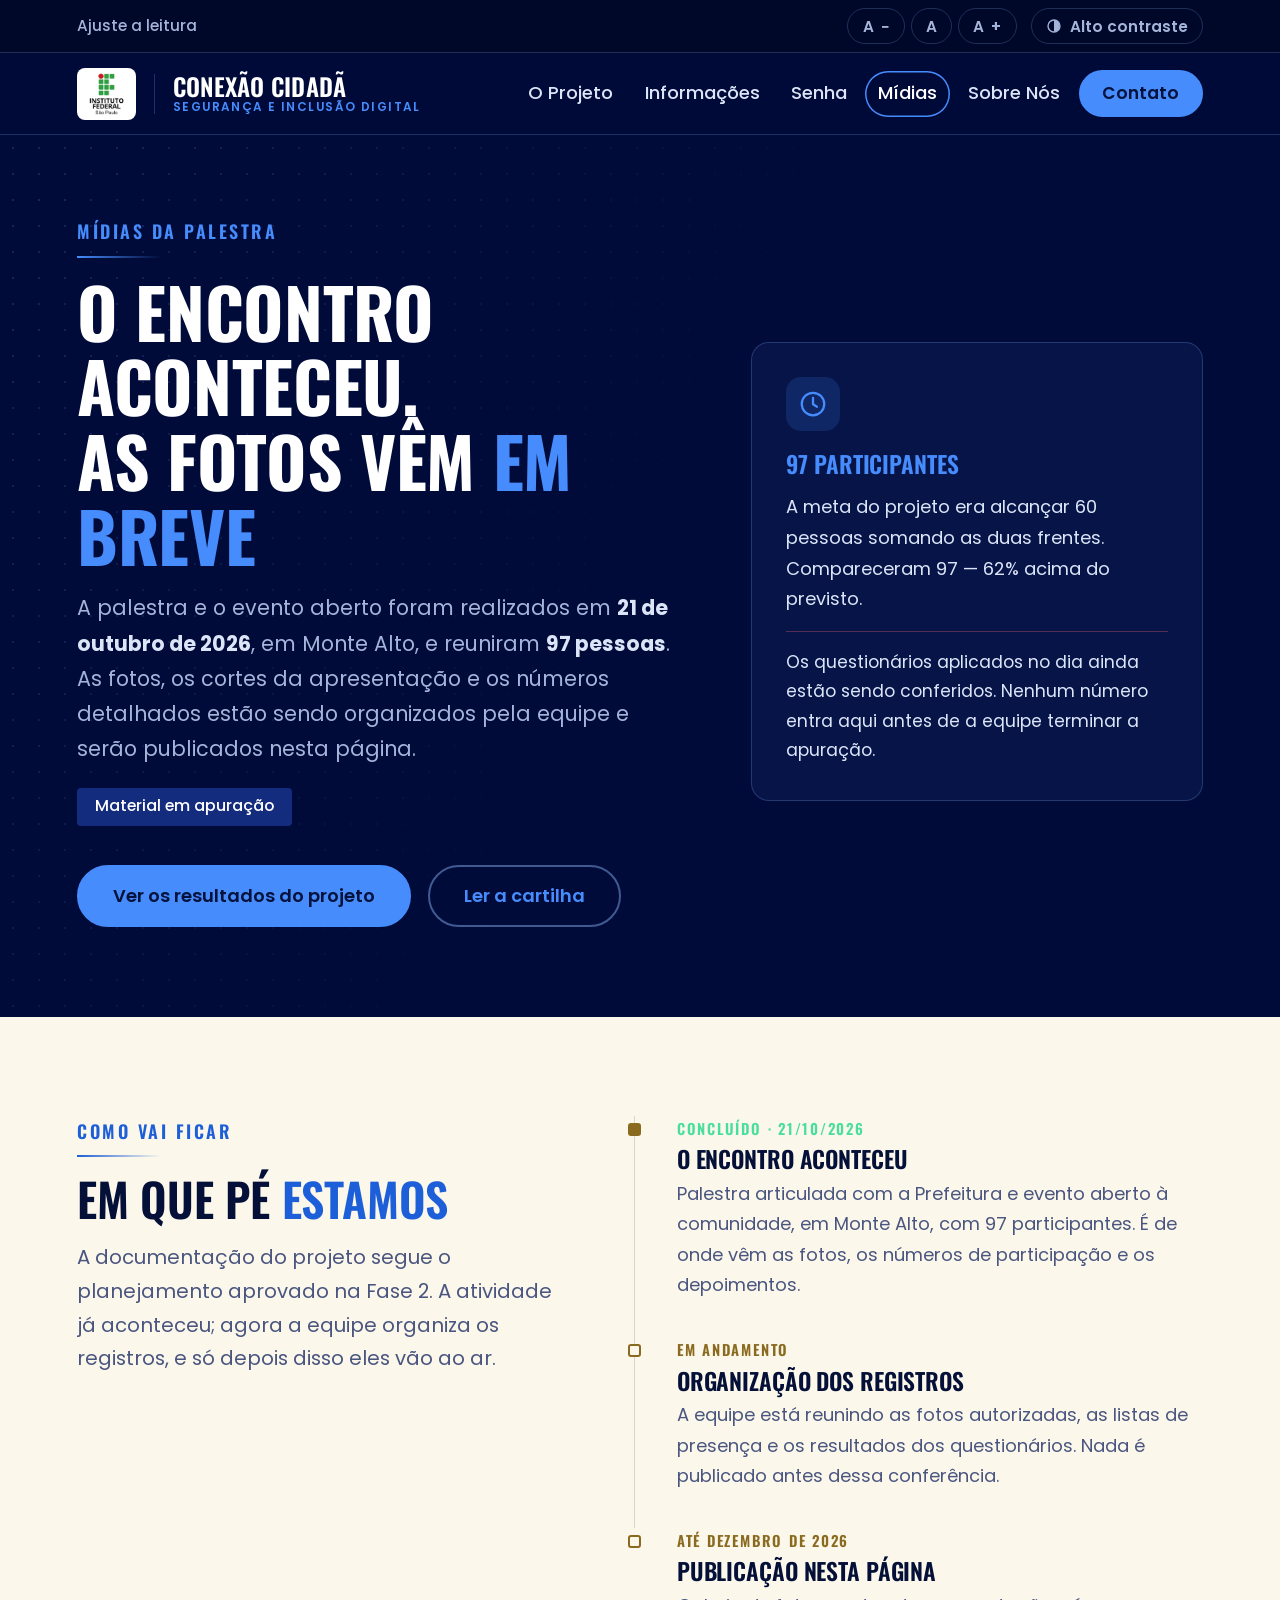
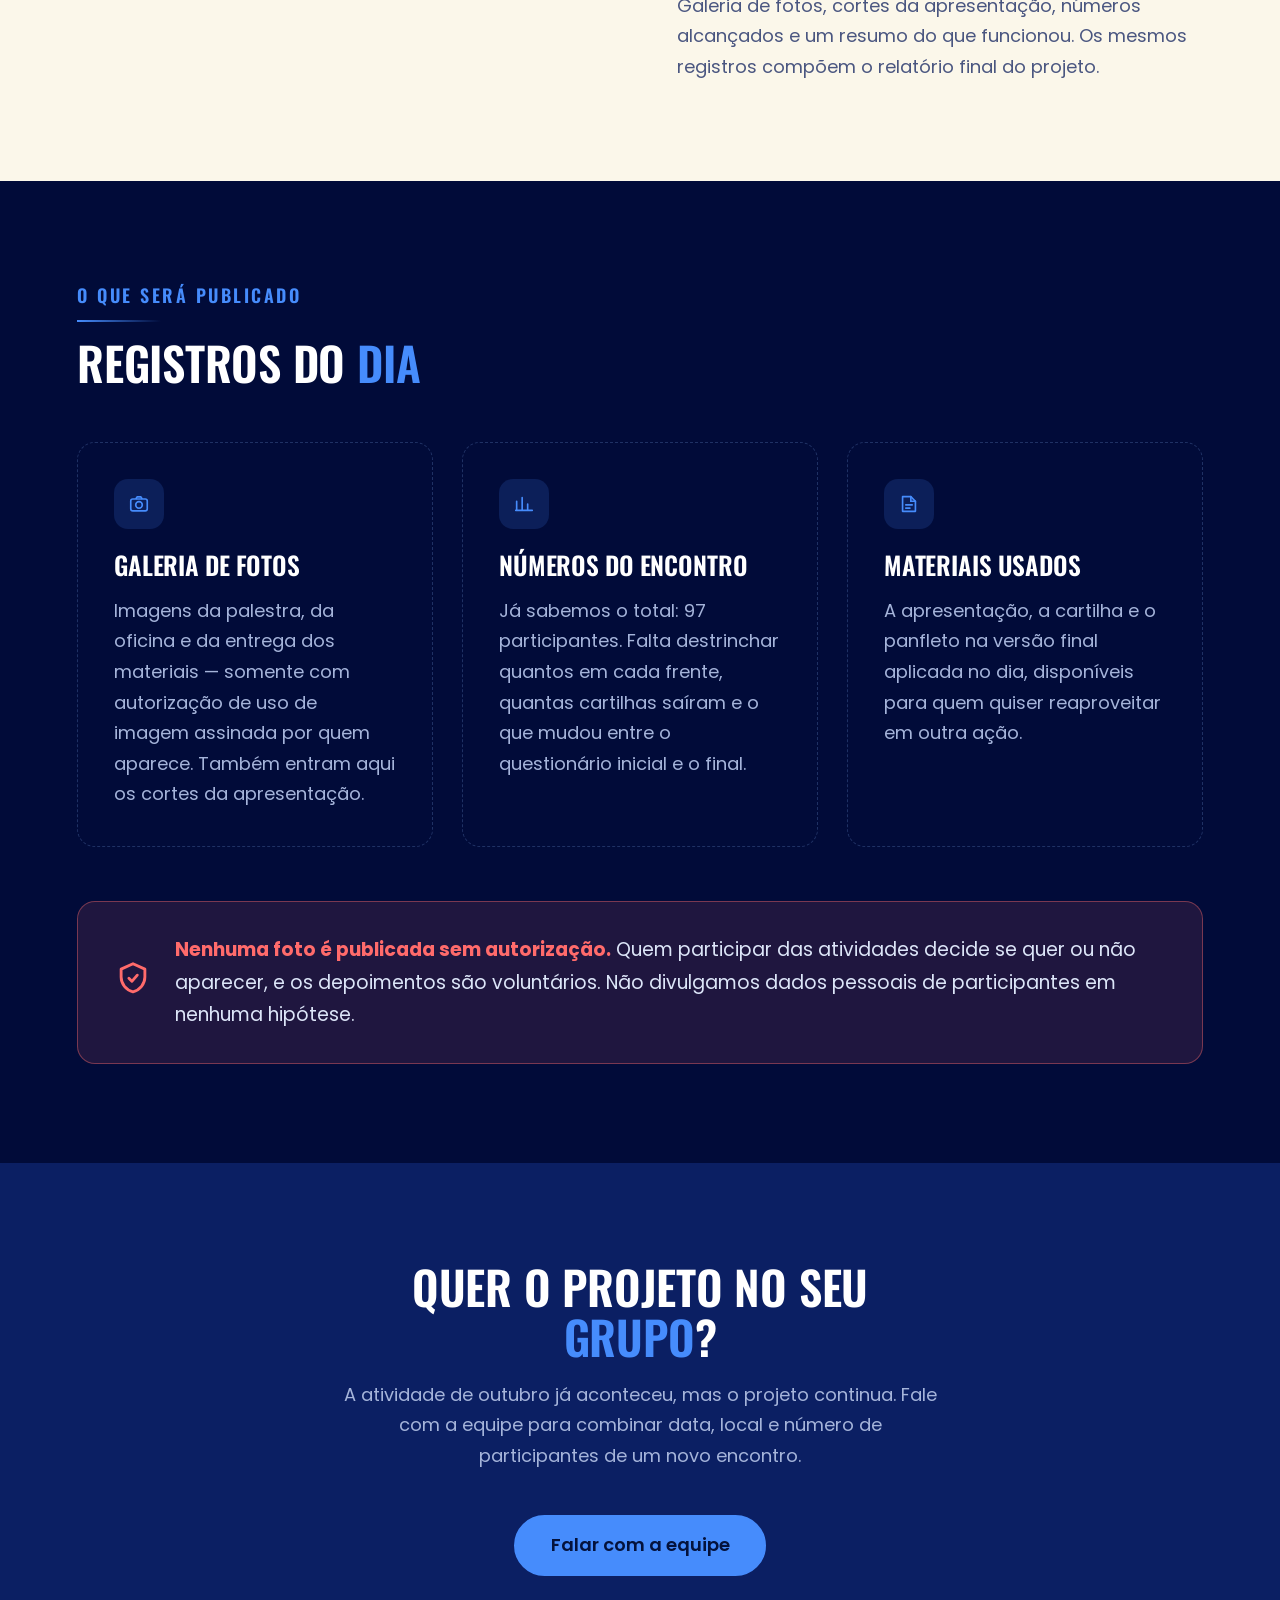
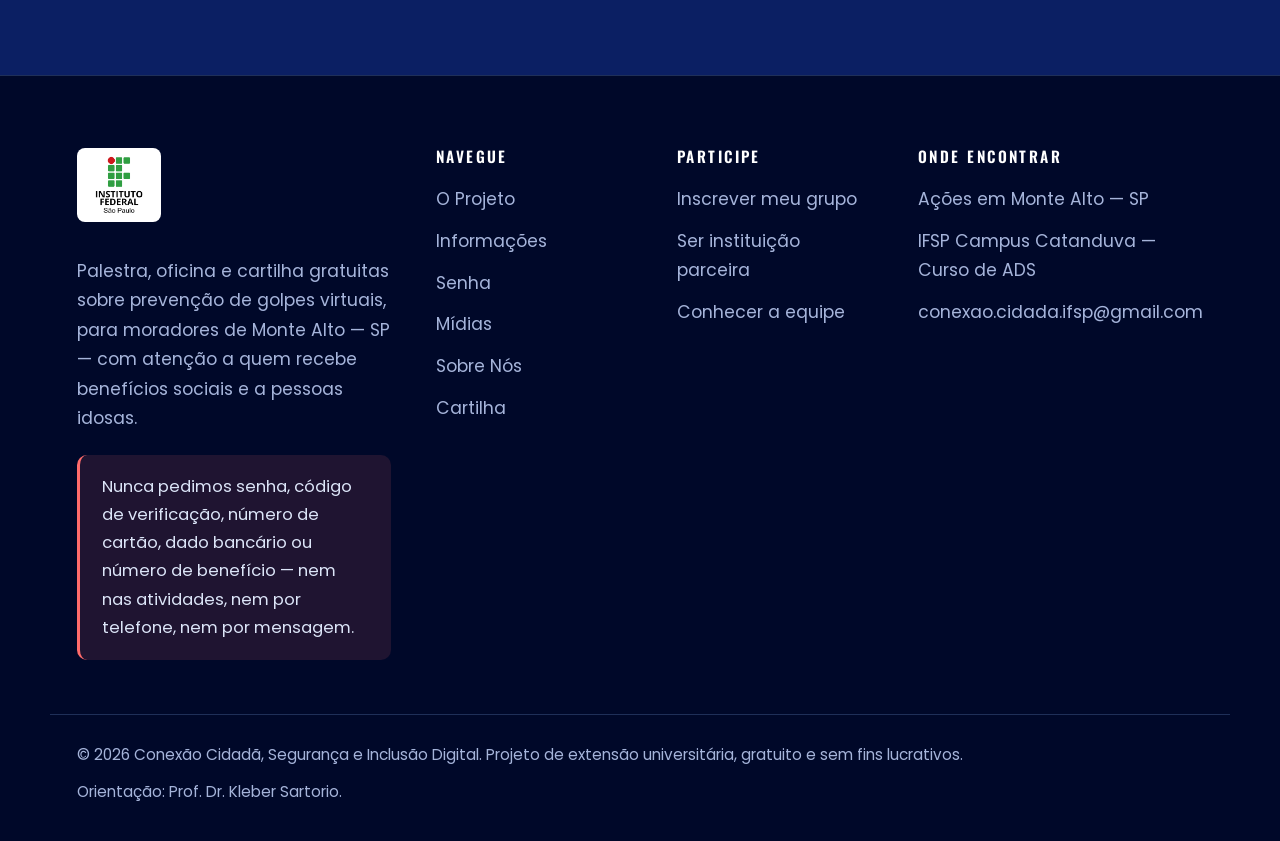
<file: midias.html>
<!DOCTYPE html>
<html lang="pt-BR">
<head>
<meta charset="UTF-8">
<meta name="viewport" content="width=device-width, initial-scale=1">
<meta name="description" content="Fotos, cortes e números da palestra do projeto Conexão Cidadã, realizada em 21 de outubro de 2026 em Monte Alto-SP, com 97 participantes. Material em apuração.">
<title>Mídias — Conexão Cidadã</title>

<link rel="icon" href="img/favicon.ico" sizes="any">
<link rel="icon" href="img/favicon.png" type="image/png">
<link rel="apple-touch-icon" href="img/apple-touch-icon.png">
<meta name="theme-color" content="#010B39">

<link rel="preconnect" href="https://fonts.googleapis.com">
<link rel="preconnect" href="https://fonts.gstatic.com" crossorigin>
<link href="https://fonts.googleapis.com/css2?family=Oswald:wght@400;500;600;700&family=Poppins:wght@400;500;600;700&display=swap" rel="stylesheet">
<link rel="stylesheet" href="style.css?v=3">

<script>
/* Se uma imagem não carregar, tenta as outras extensões listadas em
   data-alternativas antes de desistir. Fica no <head> para funcionar
   mesmo que a imagem falhe antes do script.js carregar. */
function tentarOutraFoto(img) {
  var lista = (img.getAttribute("data-alternativas") || "").split(",").filter(Boolean);
  var i = parseInt(img.getAttribute("data-tentativa") || "0", 10);
  if (i < lista.length) {
    img.setAttribute("data-tentativa", i + 1);
    img.src = lista[i].trim();
  } else {
    var figura = img.closest("figure");
    if (figura) { figura.remove(); } else { img.remove(); }
  }
}
</script>
</head>
<body>

<a class="pular-link" href="#conteudo">Pular para o conteúdo</a>
<p id="aviso-acessibilidade" class="so-leitor-tela" role="status" aria-live="polite"></p>

<div class="barra-acesso">
  <div class="container barra-acesso__interna">
    <span class="barra-acesso__rotulo">Ajuste a leitura</span>
    <div class="controle-fonte" role="group" aria-label="Tamanho do texto">
      <button type="button" class="btn-acesso" data-fonte="diminuir" aria-label="Diminuir o tamanho do texto">A<span aria-hidden="true">−</span></button>
      <button type="button" class="btn-acesso" data-fonte="normal" aria-label="Voltar o texto ao tamanho normal">A</button>
      <button type="button" class="btn-acesso" data-fonte="aumentar" aria-label="Aumentar o tamanho do texto">A<span aria-hidden="true">+</span></button>
    </div>
    <button type="button" class="btn-acesso" data-contraste aria-pressed="false">
      <svg width="16" height="16" viewBox="0 0 24 24" fill="none" aria-hidden="true">
        <circle cx="12" cy="12" r="9" stroke="currentColor" stroke-width="2"/>
        <path d="M12 3.4a8.6 8.6 0 010 17.2z" fill="currentColor"/>
      </svg>
      Alto contraste
    </button>
  </div>
</div>

<header class="cabecalho">
  <div class="container cabecalho__interno">
    <div class="identidade">
      <span class="logo-ifsp"><img src="img/ifsp-logo.png" alt="Instituto Federal de São Paulo"></span>
      <span class="identidade__filete" aria-hidden="true"></span>
      <a class="marca" href="projeto.html">
        <span class="marca__texto"><strong>Conexão Cidadã</strong><small>Segurança e Inclusão Digital</small></span>
      </a>
    </div>
    <button type="button" class="botao-menu" data-menu aria-expanded="false" aria-controls="menu-principal">
      <span class="botao-menu__barras" aria-hidden="true"></span> Menu
    </button>
    <nav class="navegacao" id="menu-principal" aria-label="Navegação principal">
      <ul class="navegacao__lista">
        <li><a href="projeto.html" class="navegacao__link">O Projeto</a></li>
        <li><a href="informacoes.html" class="navegacao__link">Informações</a></li>
        <li><a href="senha.html" class="navegacao__link">Senha</a></li>
        <li><a href="midias.html" class="navegacao__link esta-ativo" aria-current="page">Mídias</a></li>
        <li><a href="sobrenos.html" class="navegacao__link">Sobre Nós</a></li>
        <li><a href="mailto:conexao.cidada.ifsp@gmail.com" class="botao botao--pequeno">Contato</a></li>
      </ul>
    </nav>
  </div>
</header>

<main id="conteudo">

<!-- ============ ABERTURA ============ -->
<section class="abertura">
  <div class="container">
    <div class="abertura__grade abertura__grade--cartilha">
      <div class="abertura__texto">
        <p class="rotulo">Mídias da palestra</p>
        <h1 class="titulo-abertura">O encontro aconteceu.<br>As fotos vêm <span class="realce">em breve</span></h1>
        <p class="texto-guia">
          A palestra e o evento aberto foram realizados em <strong>21 de outubro de 2026</strong>,
          em Monte Alto, e reuniram <strong>97 pessoas</strong>. As fotos, os cortes da
          apresentação e os números detalhados estão sendo organizados pela equipe e serão
          publicados nesta página.
        </p>
        <p><span class="etiqueta-solida">Material em apuração</span></p>
        <div class="acoes">
          <a class="botao" href="projeto.html">Ver os resultados do projeto</a>
          <a class="botao botao--vazado" href="index.html">Ler a cartilha</a>
        </div>
      </div>

      <aside class="cartao-aviso cartao-aviso--neutro">
        <span class="selo-obra" aria-hidden="true">
          <svg width="30" height="30" viewBox="0 0 24 24" fill="none">
            <circle cx="12" cy="12" r="9" stroke="currentColor" stroke-width="1.8"/>
            <path d="M12 7v5.2l3.2 2" stroke="currentColor" stroke-width="1.8" stroke-linecap="round" stroke-linejoin="round"/>
          </svg>
        </span>
        <h2 class="cartao-aviso__titulo">97 participantes</h2>
        <p>
          A meta do projeto era alcançar 60 pessoas somando as duas frentes. Compareceram 97
          — 62% acima do previsto.
        </p>
        <p class="cartao-aviso__pe">
          Os questionários aplicados no dia ainda estão sendo conferidos. Nenhum número entra
          aqui antes de a equipe terminar a apuração.
        </p>
      </aside>
    </div>
  </div>
</section>

<!-- ============ O QUE VEM AQUI ============ -->
<section class="secao secao--clara">
  <div class="container">
    <div class="duas-colunas">
      <div class="duas-colunas__lado">
        <p class="rotulo">Como vai ficar</p>
        <h2 class="titulo-secao">Em que pé <span class="realce">estamos</span></h2>
        <p class="texto-guia">
          A documentação do projeto segue o planejamento aprovado na Fase 2. A atividade já
          aconteceu; agora a equipe organiza os registros, e só depois disso eles vão ao ar.
        </p>
      </div>
      <div class="duas-colunas__lado">
        <ol class="etapas lista-limpa">
        <li class="etapa etapa--feita">
          <span class="etapa__quando">Concluído · 21/10/2026</span>
          <h3 class="etapa__titulo">O encontro aconteceu</h3>
          <p>Palestra articulada com a Prefeitura e evento aberto à comunidade, em Monte Alto, com 97 participantes. É de onde vêm as fotos, os números de participação e os depoimentos.</p>
        </li>
        <li class="etapa">
          <span class="etapa__quando">Em andamento</span>
          <h3 class="etapa__titulo">Organização dos registros</h3>
          <p>A equipe está reunindo as fotos autorizadas, as listas de presença e os resultados dos questionários. Nada é publicado antes dessa conferência.</p>
        </li>
        <li class="etapa">
          <span class="etapa__quando">Até dezembro de 2026</span>
          <h3 class="etapa__titulo">Publicação nesta página</h3>
          <p>Galeria de fotos, cortes da apresentação, números alcançados e um resumo do que funcionou. Os mesmos registros compõem o relatório final do projeto.</p>
        </li>
        </ol>
      </div>
    </div>
  </div>
</section>

<!-- ============ O QUE SERÁ PUBLICADO ============ -->
<section class="secao">
  <div class="container">
    <p class="rotulo">O que será publicado</p>
    <h2 class="titulo-secao titulo-secao--largo">Registros do <span class="realce">dia</span></h2>

    <div class="grade grade--3">
      <article class="cartao cartao--vazio">
        <span class="cartao__icone" aria-hidden="true">
          <svg width="22" height="22" viewBox="0 0 24 24" fill="none">
            <rect x="3" y="6.5" width="18" height="13" rx="2.2" stroke="currentColor" stroke-width="1.8"/>
            <circle cx="12" cy="13" r="3.6" stroke="currentColor" stroke-width="1.8"/>
            <path d="M8.5 6.5l1.4-2.2h4.2l1.4 2.2" stroke="currentColor" stroke-width="1.8" stroke-linejoin="round"/>
          </svg>
        </span>
        <h3 class="cartao__titulo">Galeria de fotos</h3>
        <p>Imagens da palestra, da oficina e da entrega dos materiais — somente com autorização
        de uso de imagem assinada por quem aparece. Também entram aqui os cortes da apresentação.</p>
      </article>

      <article class="cartao cartao--vazio">
        <span class="cartao__icone" aria-hidden="true">
          <svg width="22" height="22" viewBox="0 0 24 24" fill="none">
            <path d="M4 19V9M10 19V5M16 19v-7M21 19H3" stroke="currentColor" stroke-width="1.8" stroke-linecap="round"/>
          </svg>
        </span>
        <h3 class="cartao__titulo">Números do encontro</h3>
        <p>Já sabemos o total: 97 participantes. Falta destrinchar quantos em cada frente,
        quantas cartilhas saíram e o que mudou entre o questionário inicial e o final.</p>
      </article>

      <article class="cartao cartao--vazio">
        <span class="cartao__icone" aria-hidden="true">
          <svg width="22" height="22" viewBox="0 0 24 24" fill="none">
            <path d="M5 4h9l5 5v11H5V4z" stroke="currentColor" stroke-width="1.8" stroke-linejoin="round"/>
            <path d="M14 4v5h5M8.5 13h7M8.5 16.5h4.5" stroke="currentColor" stroke-width="1.8" stroke-linecap="round"/>
          </svg>
        </span>
        <h3 class="cartao__titulo">Materiais usados</h3>
        <p>A apresentação, a cartilha e o panfleto na versão final aplicada no dia, disponíveis
        para quem quiser reaproveitar em outra ação.</p>
      </article>
    </div>

    <div class="aviso">
      <span class="aviso__icone" aria-hidden="true">
        <svg width="38" height="38" viewBox="0 0 24 24" fill="none">
          <path d="M12 3l7.5 3.4v5c0 4.4-3.1 8.2-7.5 9.3-4.4-1.1-7.5-4.9-7.5-9.3v-5L12 3z" stroke="currentColor" stroke-width="1.8" stroke-linejoin="round"/>
          <path d="M9.4 12.2l1.9 1.9 3.4-3.9" stroke="currentColor" stroke-width="1.8" stroke-linecap="round" stroke-linejoin="round"/>
        </svg>
      </span>
      <p>
        <strong>Nenhuma foto é publicada sem autorização.</strong>
        Quem participar das atividades decide se quer ou não aparecer, e os depoimentos são
        voluntários. Não divulgamos dados pessoais de participantes em nenhuma hipótese.
      </p>
    </div>
  </div>
</section>

<!-- ============ CHAMADA ============ -->
<section class="secao secao--chamada">
  <div class="container chamada">
    <h2 class="titulo-secao chamada__titulo">Quer o projeto no seu <span class="realce">grupo</span>?</h2>
    <p class="chamada__texto">
      A atividade de outubro já aconteceu, mas o projeto continua. Fale com a equipe para
      combinar data, local e número de participantes de um novo encontro.
    </p>
    <a class="botao" href="mailto:conexao.cidada.ifsp@gmail.com?subject=Inscrever%20meu%20grupo">Falar com a equipe</a>
  </div>
</section>
</main>

<footer class="rodape">
  <div class="container rodape__topo">
    <div>
      <p class="rodape__logo"><span class="logo-ifsp"><img src="img/ifsp-logo.png" alt="Instituto Federal de São Paulo"></span></p>
      <p class="rodape__texto">
        Palestra, oficina e cartilha gratuitas sobre prevenção de golpes virtuais, para moradores
        de Monte Alto — SP — com atenção a quem recebe benefícios sociais e a pessoas idosas.
      </p>
      <p class="rodape__aviso">
        Nunca pedimos senha, código de verificação, número de cartão, dado bancário ou número de
        benefício — nem nas atividades, nem por telefone, nem por mensagem.
      </p>
    </div>
    <div>
      <h2 class="rodape__titulo">Navegue</h2>
      <ul class="rodape__lista">
        <li><a href="projeto.html">O Projeto</a></li><li><a href="informacoes.html">Informações</a></li><li><a href="senha.html">Senha</a></li><li><a href="midias.html">Mídias</a></li><li><a href="sobrenos.html">Sobre Nós</a></li><li><a href="index.html">Cartilha</a></li>
      </ul>
    </div>
    <div>
      <h2 class="rodape__titulo">Participe</h2>
      <ul class="rodape__lista">
        <li><a href="mailto:conexao.cidada.ifsp@gmail.com?subject=Inscrever%20meu%20grupo">Inscrever meu grupo</a></li>
        <li><a href="mailto:conexao.cidada.ifsp@gmail.com?subject=Quero%20ser%20parceiro">Ser instituição parceira</a></li>
        <li><a href="sobrenos.html#equipe">Conhecer a equipe</a></li>
      </ul>
    </div>
    <div>
      <h2 class="rodape__titulo">Onde encontrar</h2>
      <ul class="rodape__lista">
        <li>Ações em Monte Alto — SP</li>
        <li>IFSP Campus Catanduva — Curso de ADS</li>
        <li><a href="mailto:conexao.cidada.ifsp@gmail.com">conexao.cidada.ifsp@gmail.com</a></li>
      </ul>
    </div>
  </div>
  <div class="container rodape__base">
    <p>© 2026 Conexão Cidadã, Segurança e Inclusão Digital. Projeto de extensão universitária, gratuito e sem fins lucrativos.</p>
    <p>Orientação: Prof. Dr. Kleber Sartorio.</p>
  </div>
</footer>

<script src="script.js?v=3"></script>
</body>
</html>
</file>
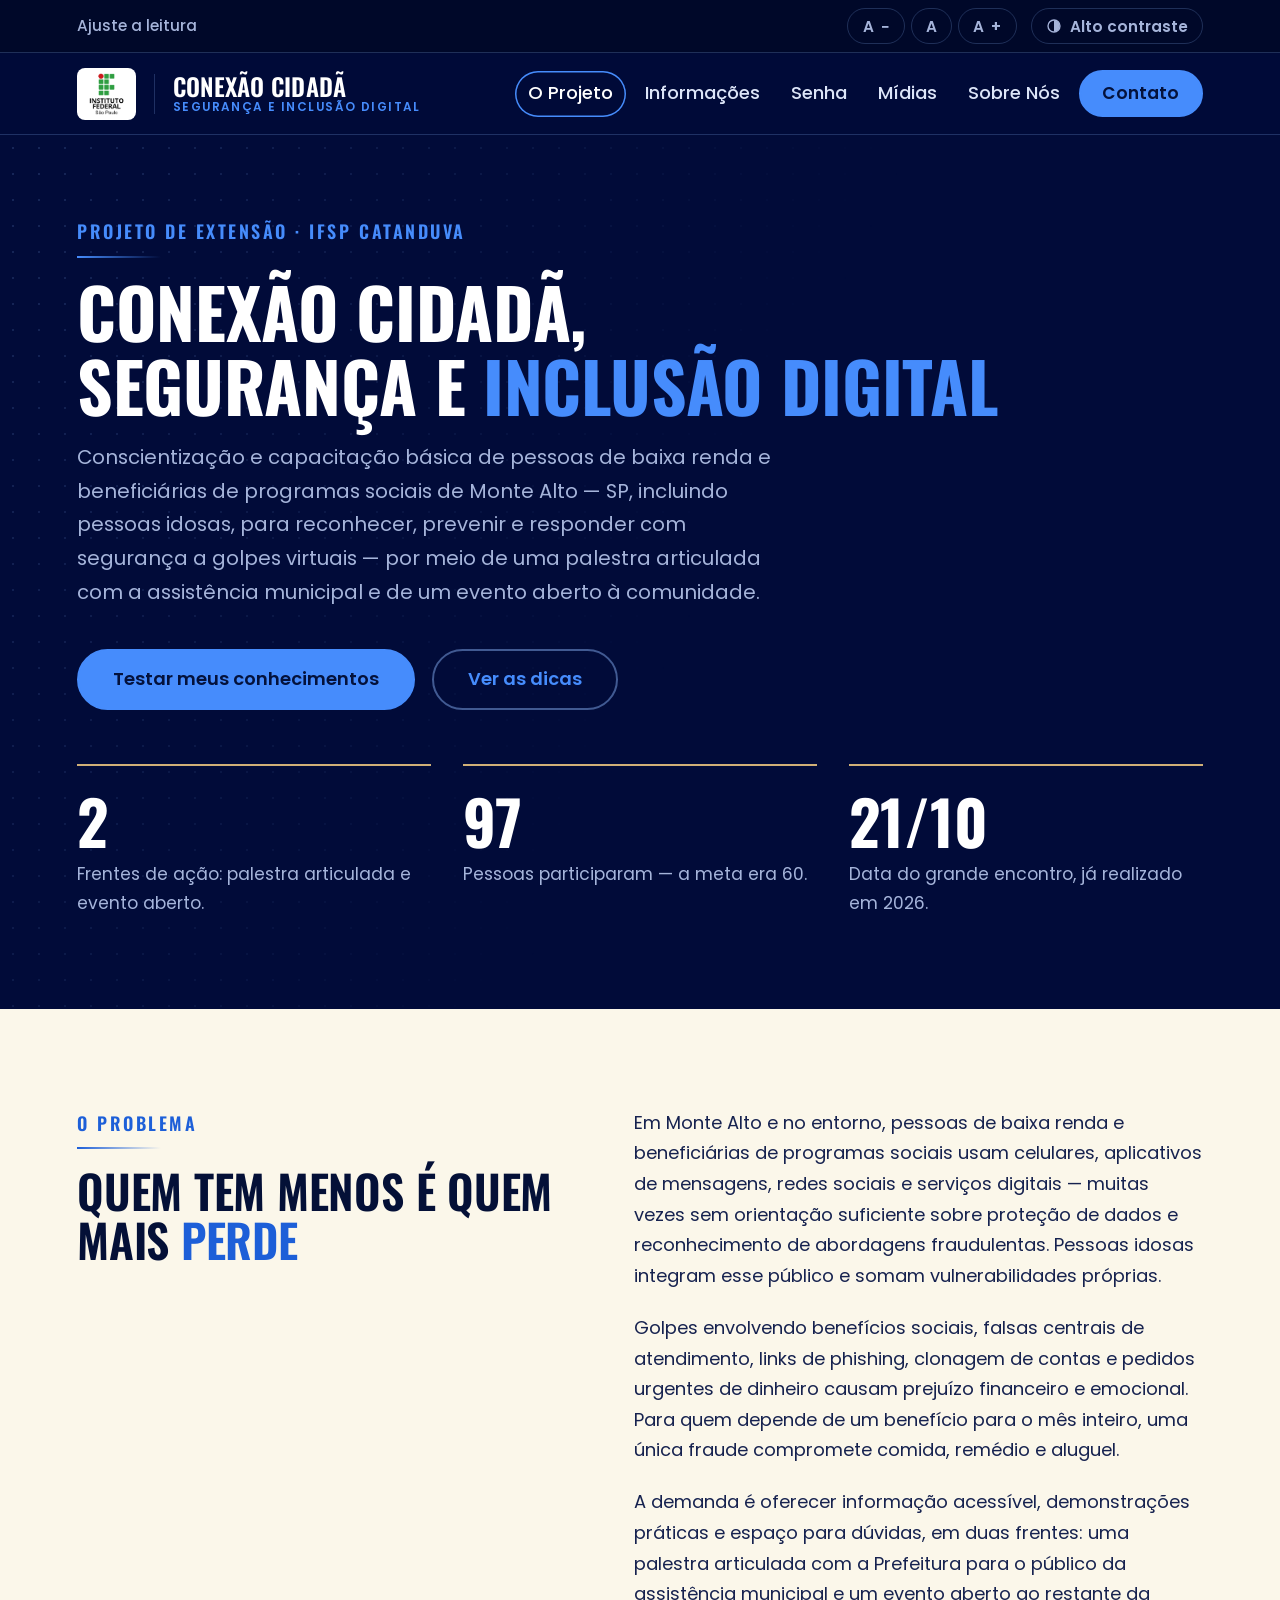
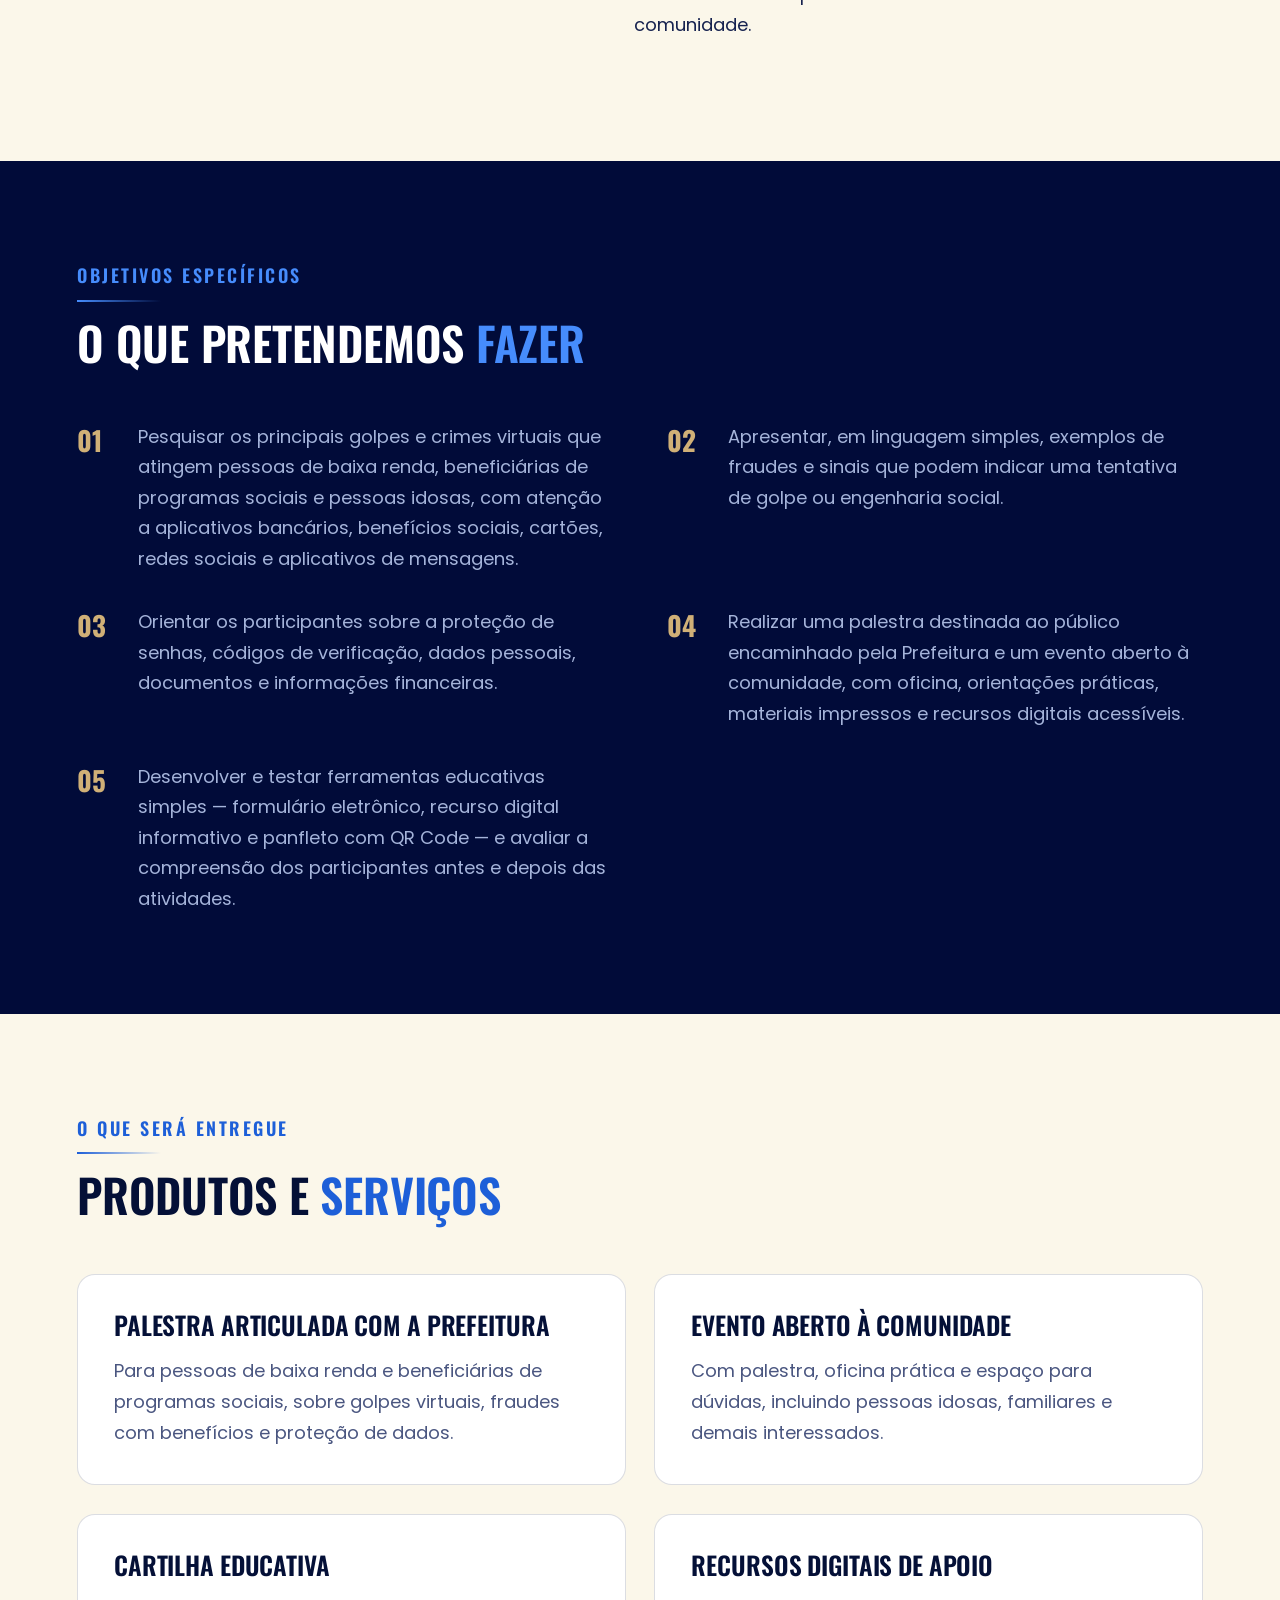
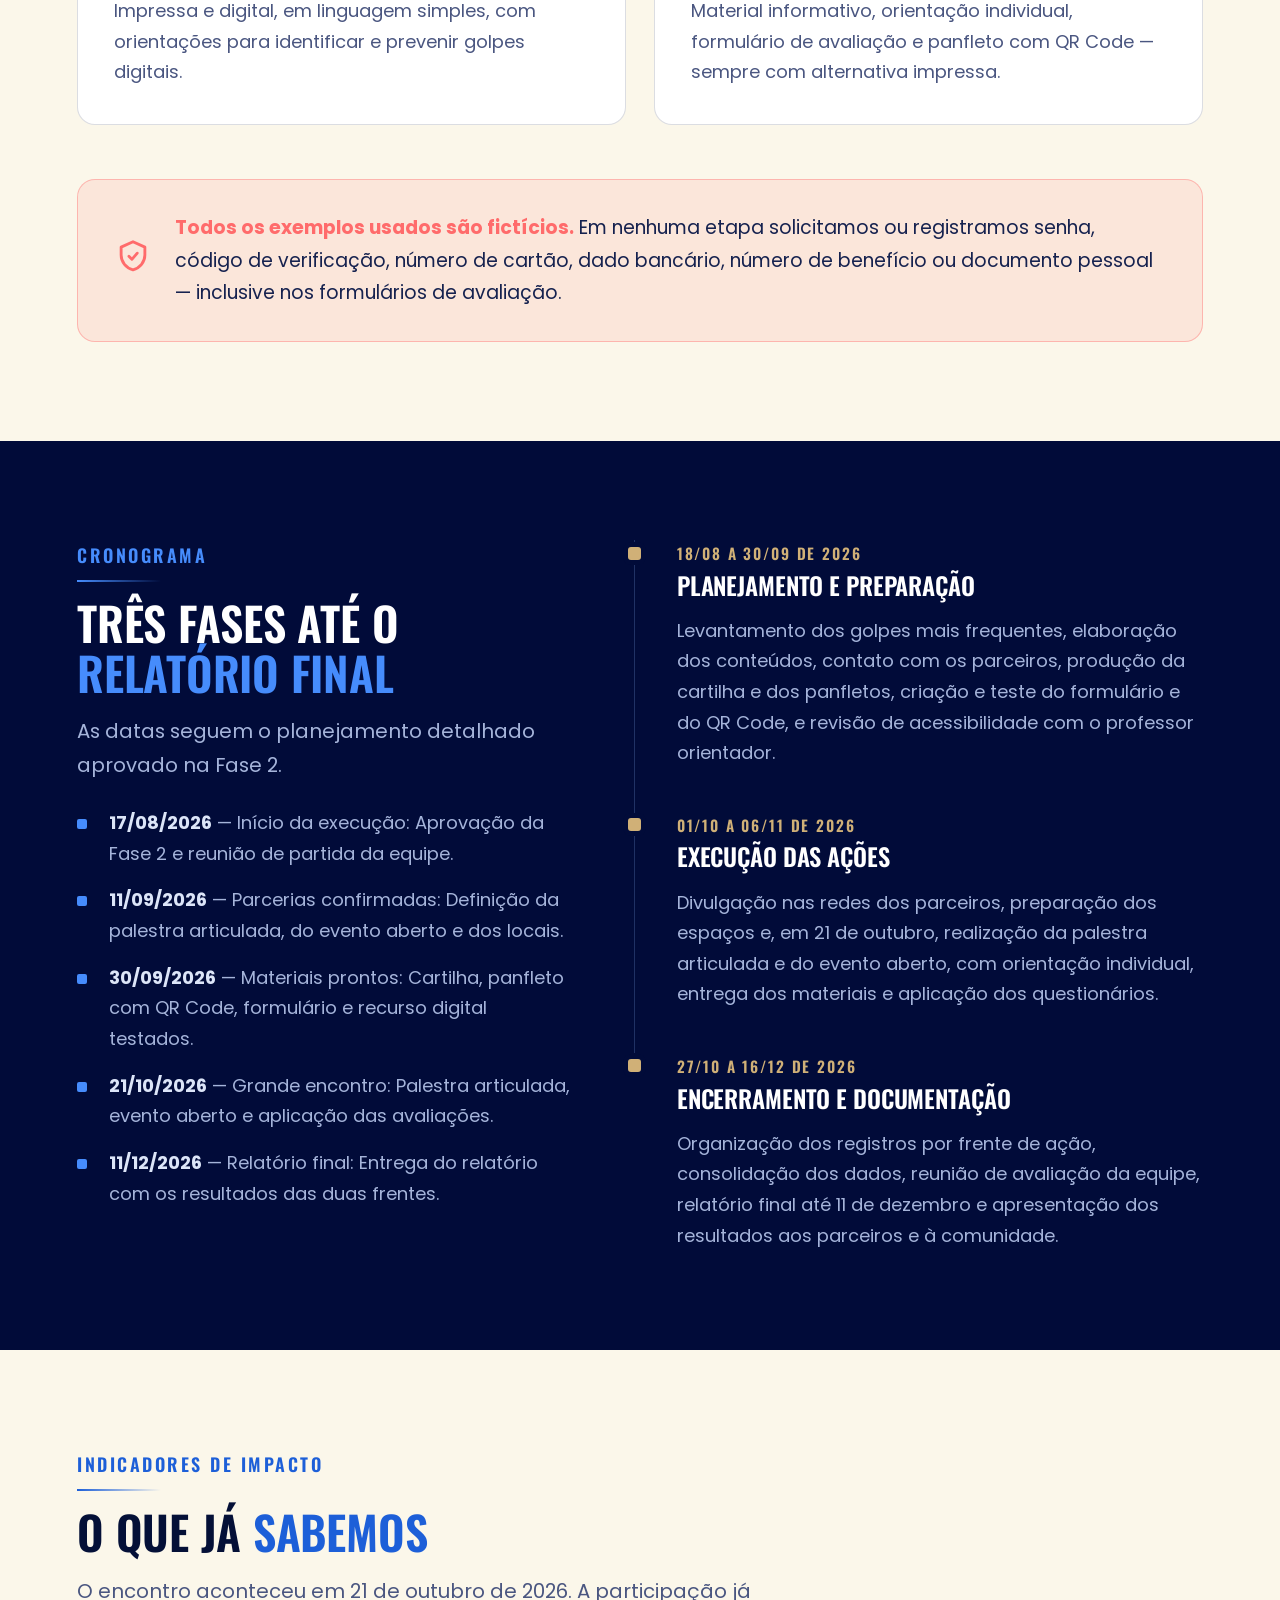
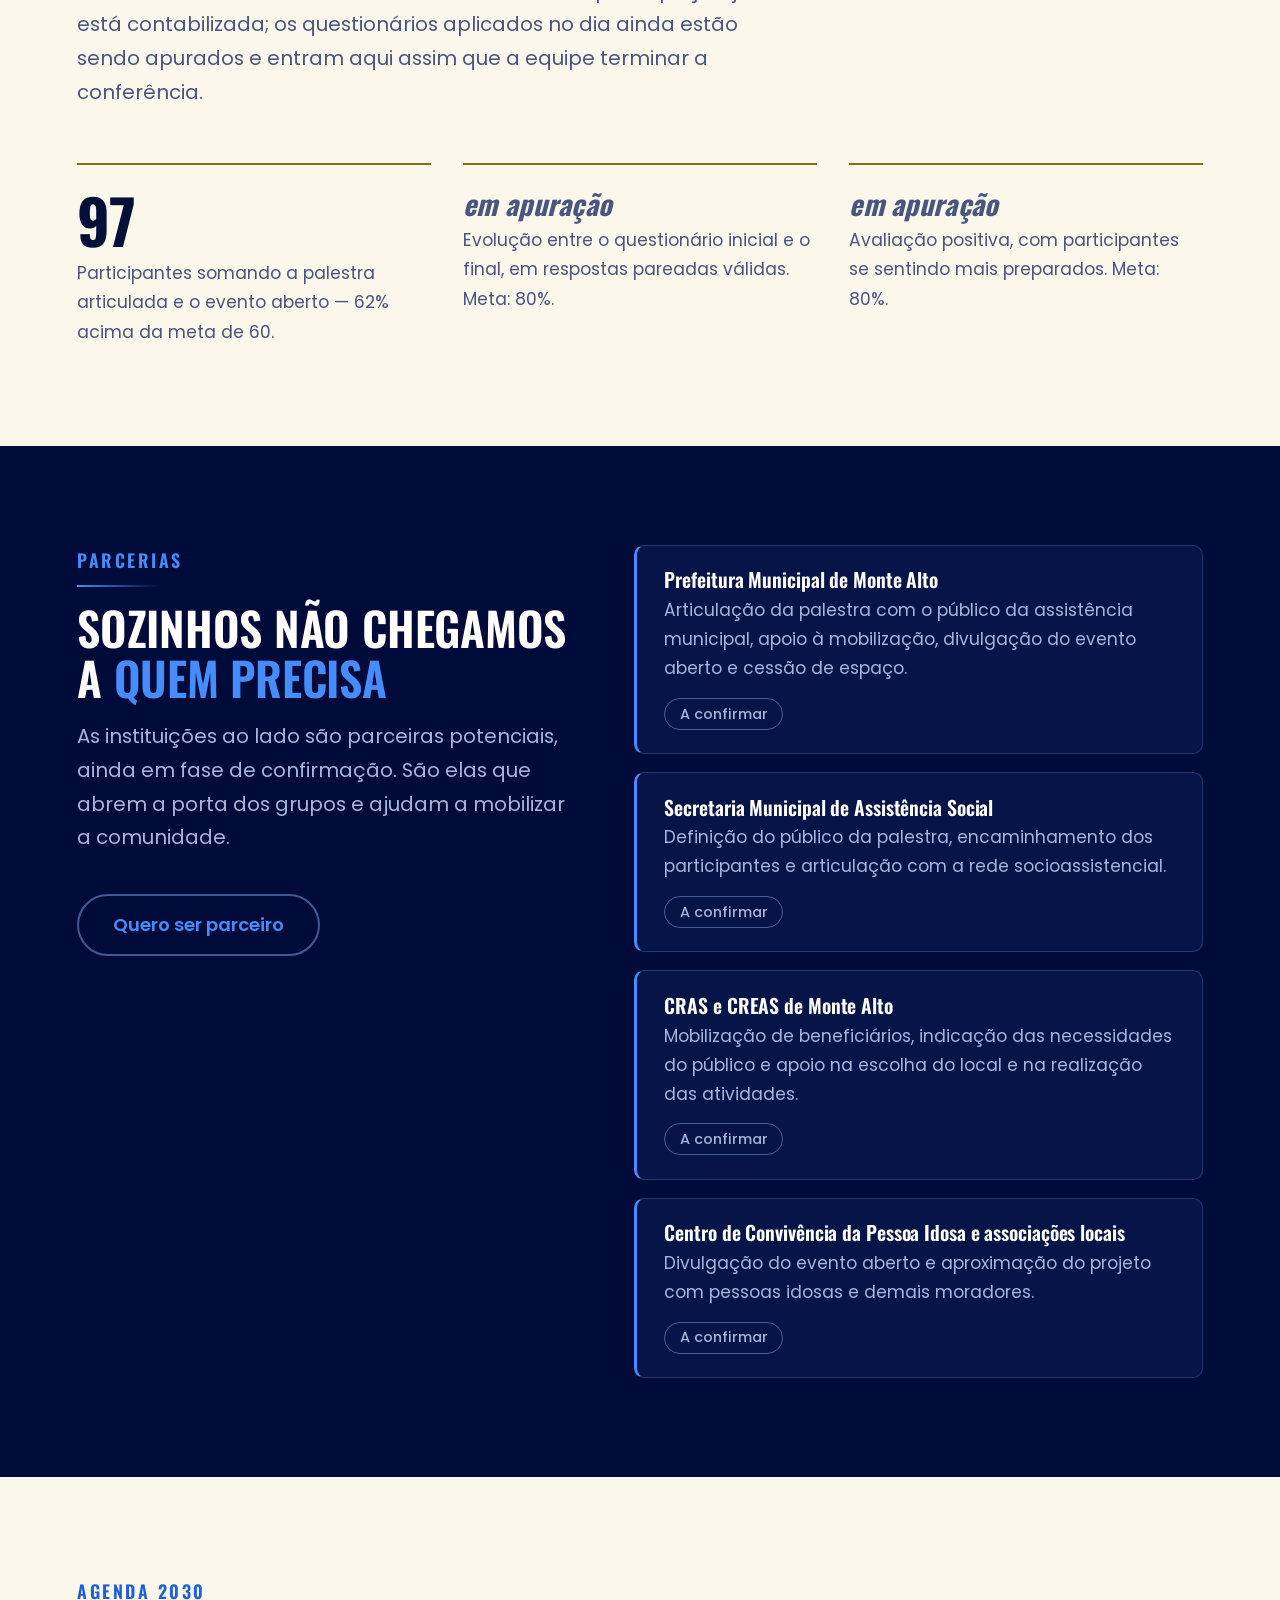
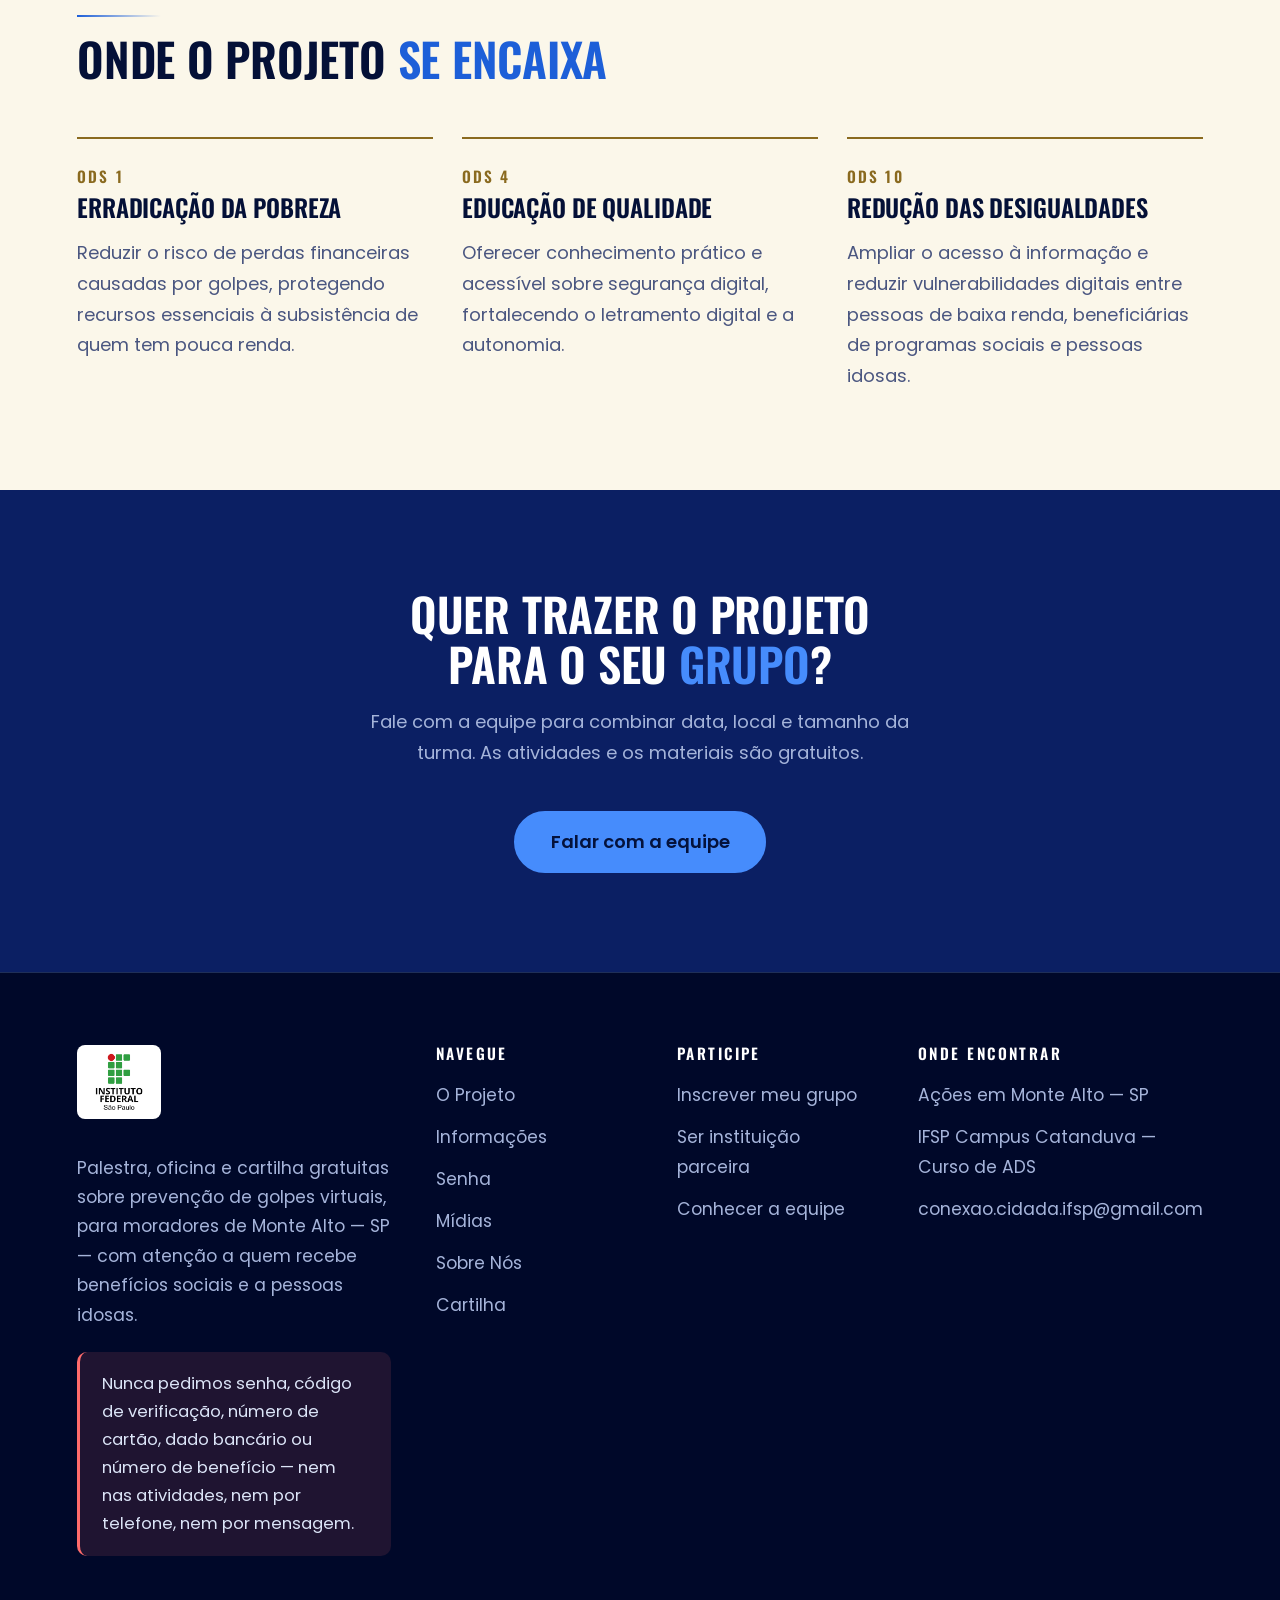
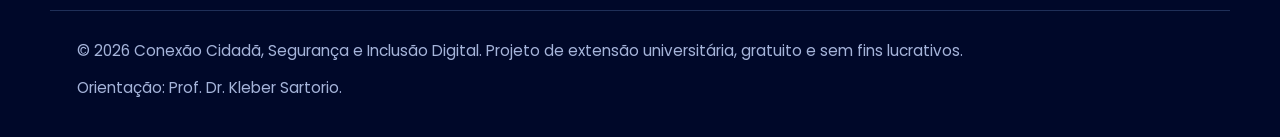
<file: projeto.html>
<!DOCTYPE html>
<html lang="pt-BR">
<head>
<meta charset="UTF-8">
<meta name="viewport" content="width=device-width, initial-scale=1">
<meta name="description" content="Objetivos, entregas, cronograma, indicadores, parceiros e ODS do projeto de extensão Conexão Cidadã, Segurança e Inclusão Digital.">
<title>O Projeto — Conexão Cidadã</title>

<link rel="icon" href="img/favicon.ico" sizes="any">
<link rel="icon" href="img/favicon.png" type="image/png">
<link rel="apple-touch-icon" href="img/apple-touch-icon.png">
<meta name="theme-color" content="#010B39">

<link rel="preconnect" href="https://fonts.googleapis.com">
<link rel="preconnect" href="https://fonts.gstatic.com" crossorigin>
<link href="https://fonts.googleapis.com/css2?family=Oswald:wght@400;500;600;700&family=Poppins:wght@400;500;600;700&display=swap" rel="stylesheet">
<link rel="stylesheet" href="style.css?v=3">

<script>
/* Se uma imagem não carregar, tenta as outras extensões listadas em
   data-alternativas antes de desistir. Fica no <head> para funcionar
   mesmo que a imagem falhe antes do script.js carregar. */
function tentarOutraFoto(img) {
  var lista = (img.getAttribute("data-alternativas") || "").split(",").filter(Boolean);
  var i = parseInt(img.getAttribute("data-tentativa") || "0", 10);
  if (i < lista.length) {
    img.setAttribute("data-tentativa", i + 1);
    img.src = lista[i].trim();
  } else {
    var figura = img.closest("figure");
    if (figura) { figura.remove(); } else { img.remove(); }
  }
}
</script>
</head>
<body>

<a class="pular-link" href="#conteudo">Pular para o conteúdo</a>
<p id="aviso-acessibilidade" class="so-leitor-tela" role="status" aria-live="polite"></p>

<div class="barra-acesso">
  <div class="container barra-acesso__interna">
    <span class="barra-acesso__rotulo">Ajuste a leitura</span>
    <div class="controle-fonte" role="group" aria-label="Tamanho do texto">
      <button type="button" class="btn-acesso" data-fonte="diminuir" aria-label="Diminuir o tamanho do texto">A<span aria-hidden="true">−</span></button>
      <button type="button" class="btn-acesso" data-fonte="normal" aria-label="Voltar o texto ao tamanho normal">A</button>
      <button type="button" class="btn-acesso" data-fonte="aumentar" aria-label="Aumentar o tamanho do texto">A<span aria-hidden="true">+</span></button>
    </div>
    <button type="button" class="btn-acesso" data-contraste aria-pressed="false">
      <svg width="16" height="16" viewBox="0 0 24 24" fill="none" aria-hidden="true">
        <circle cx="12" cy="12" r="9" stroke="currentColor" stroke-width="2"/>
        <path d="M12 3.4a8.6 8.6 0 010 17.2z" fill="currentColor"/>
      </svg>
      Alto contraste
    </button>
  </div>
</div>

<header class="cabecalho">
  <div class="container cabecalho__interno">
    <div class="identidade">
      <span class="logo-ifsp"><img src="img/ifsp-logo.png" alt="Instituto Federal de São Paulo"></span>
      <span class="identidade__filete" aria-hidden="true"></span>
      <a class="marca" href="projeto.html">
        <span class="marca__texto"><strong>Conexão Cidadã</strong><small>Segurança e Inclusão Digital</small></span>
      </a>
    </div>
    <button type="button" class="botao-menu" data-menu aria-expanded="false" aria-controls="menu-principal">
      <span class="botao-menu__barras" aria-hidden="true"></span> Menu
    </button>
    <nav class="navegacao" id="menu-principal" aria-label="Navegação principal">
      <ul class="navegacao__lista">
        <li><a href="projeto.html" class="navegacao__link esta-ativo" aria-current="page">O Projeto</a></li>
        <li><a href="informacoes.html" class="navegacao__link">Informações</a></li>
        <li><a href="senha.html" class="navegacao__link">Senha</a></li>
        <li><a href="midias.html" class="navegacao__link">Mídias</a></li>
        <li><a href="sobrenos.html" class="navegacao__link">Sobre Nós</a></li>
        <li><a href="mailto:conexao.cidada.ifsp@gmail.com" class="botao botao--pequeno">Contato</a></li>
      </ul>
    </nav>
  </div>
</header>

<main id="conteudo">


<section class="abertura">
  <div class="container">
    <p class="rotulo">Projeto de extensão · IFSP Catanduva</p>
    <h1 class="titulo-abertura">Conexão Cidadã,<br>Segurança e <span class="realce">Inclusão Digital</span></h1>
    <p class="texto-guia">
      Conscientização e capacitação básica de pessoas de baixa renda e beneficiárias de programas
      sociais de Monte Alto — SP, incluindo pessoas idosas, para reconhecer, prevenir e responder com
      segurança a golpes virtuais — por meio de uma palestra articulada com a assistência municipal
      e de um evento aberto à comunidade.
    </p>
    <div class="acoes">
      <a class="botao" href="informacoes.html#quiz">Testar meus conhecimentos</a>
      <a class="botao botao--vazado" href="informacoes.html">Ver as dicas</a>
    </div>
    <div class="numeros">
      <div class="numero"><span class="numero__valor">2</span><p class="numero__rotulo">Frentes de ação: palestra articulada e evento aberto.</p></div>
      <div class="numero"><span class="numero__valor">97</span><p class="numero__rotulo">Pessoas participaram — a meta era 60.</p></div>
      <div class="numero"><span class="numero__valor">21/10</span><p class="numero__rotulo">Data do grande encontro, já realizado em 2026.</p></div>
    </div>
  </div>
</section>

<section class="secao secao--clara">
  <div class="container">
    <div class="duas-colunas">
      <div class="duas-colunas__lado">
        <p class="rotulo">O problema</p>
        <h2 class="titulo-secao">Quem tem menos é quem mais <span class="realce">perde</span></h2>
      </div>
      <div class="duas-colunas__lado">
        <p>Em Monte Alto e no entorno, pessoas de baixa renda e beneficiárias de programas sociais usam
        celulares, aplicativos de mensagens, redes sociais e serviços digitais — muitas vezes sem orientação
        suficiente sobre proteção de dados e reconhecimento de abordagens fraudulentas. Pessoas idosas
        integram esse público e somam vulnerabilidades próprias.</p>
        <p>Golpes envolvendo benefícios sociais, falsas centrais de atendimento, links de phishing, clonagem
        de contas e pedidos urgentes de dinheiro causam prejuízo financeiro e emocional. Para quem depende
        de um benefício para o mês inteiro, uma única fraude compromete comida, remédio e aluguel.</p>
        <p>A demanda é oferecer informação acessível, demonstrações práticas e espaço para dúvidas, em duas
        frentes: uma palestra articulada com a Prefeitura para o público da assistência municipal e um evento
        aberto ao restante da comunidade.</p>
      </div>
    </div>
  </div>
</section>

<section class="secao">
  <div class="container">
    <p class="rotulo">Objetivos específicos</p>
    <h2 class="titulo-secao titulo-secao--largo">O que pretendemos <span class="realce">fazer</span></h2>
    <ol class="objetivos"><li>Pesquisar os principais golpes e crimes virtuais que atingem pessoas de baixa renda, beneficiárias de programas sociais e pessoas idosas, com atenção a aplicativos bancários, benefícios sociais, cartões, redes sociais e aplicativos de mensagens.</li>
<li>Apresentar, em linguagem simples, exemplos de fraudes e sinais que podem indicar uma tentativa de golpe ou engenharia social.</li>
<li>Orientar os participantes sobre a proteção de senhas, códigos de verificação, dados pessoais, documentos e informações financeiras.</li>
<li>Realizar uma palestra destinada ao público encaminhado pela Prefeitura e um evento aberto à comunidade, com oficina, orientações práticas, materiais impressos e recursos digitais acessíveis.</li>
<li>Desenvolver e testar ferramentas educativas simples — formulário eletrônico, recurso digital informativo e panfleto com QR Code — e avaliar a compreensão dos participantes antes e depois das atividades.</li></ol>
  </div>
</section>

<section class="secao secao--clara">
  <div class="container">
    <p class="rotulo">O que será entregue</p>
    <h2 class="titulo-secao titulo-secao--largo">Produtos e <span class="realce">serviços</span></h2>
    <ul class="grade grade--2 lista-limpa"><li class="cartao revelar">
        <h3 class="cartao__titulo">Palestra articulada com a Prefeitura</h3><p>Para pessoas de baixa renda e beneficiárias de programas sociais, sobre golpes virtuais, fraudes com benefícios e proteção de dados.</p></li>
<li class="cartao revelar">
        <h3 class="cartao__titulo">Evento aberto à comunidade</h3><p>Com palestra, oficina prática e espaço para dúvidas, incluindo pessoas idosas, familiares e demais interessados.</p></li>
<li class="cartao revelar">
        <h3 class="cartao__titulo">Cartilha educativa</h3><p>Impressa e digital, em linguagem simples, com orientações para identificar e prevenir golpes digitais.</p></li>
<li class="cartao revelar">
        <h3 class="cartao__titulo">Recursos digitais de apoio</h3><p>Material informativo, orientação individual, formulário de avaliação e panfleto com QR Code — sempre com alternativa impressa.</p></li></ul>

    <div class="aviso">
      <span class="aviso__icone" aria-hidden="true">
        <svg width="38" height="38" viewBox="0 0 24 24" fill="none">
          <path d="M12 3l7.5 3.4v5c0 4.4-3.1 8.2-7.5 9.3-4.4-1.1-7.5-4.9-7.5-9.3v-5L12 3z" stroke="currentColor" stroke-width="1.8" stroke-linejoin="round"/>
          <path d="M9.4 12.2l1.9 1.9 3.4-3.9" stroke="currentColor" stroke-width="1.8" stroke-linecap="round" stroke-linejoin="round"/>
        </svg>
      </span>
      <p><strong>Todos os exemplos usados são fictícios.</strong>
      Em nenhuma etapa solicitamos ou registramos senha, código de verificação, número de cartão,
      dado bancário, número de benefício ou documento pessoal — inclusive nos formulários de avaliação.</p>
    </div>
  </div>
</section>

<section class="secao">
  <div class="container">
    <div class="duas-colunas">
      <div class="duas-colunas__lado">
        <p class="rotulo">Cronograma</p>
        <h2 class="titulo-secao">Três fases até o <span class="realce">relatório final</span></h2>
        <p class="texto-guia">As datas seguem o planejamento detalhado aprovado na Fase 2.</p>
        <ul class="lista-marcada"><li><strong>17/08/2026</strong> — Início da execução: Aprovação da Fase 2 e reunião de partida da equipe.</li>
<li><strong>11/09/2026</strong> — Parcerias confirmadas: Definição da palestra articulada, do evento aberto e dos locais.</li>
<li><strong>30/09/2026</strong> — Materiais prontos: Cartilha, panfleto com QR Code, formulário e recurso digital testados.</li>
<li><strong>21/10/2026</strong> — Grande encontro: Palestra articulada, evento aberto e aplicação das avaliações.</li>
<li><strong>11/12/2026</strong> — Relatório final: Entrega do relatório com os resultados das duas frentes.</li></ul>
      </div>
      <div class="duas-colunas__lado">
        <ol class="fases lista-limpa"><li class="fase">
        <span class="fase__periodo">18/08 a 30/09 de 2026</span>
        <h3 class="fase__titulo">Planejamento e preparação</h3><p>Levantamento dos golpes mais frequentes, elaboração dos conteúdos, contato com os parceiros, produção da cartilha e dos panfletos, criação e teste do formulário e do QR Code, e revisão de acessibilidade com o professor orientador.</p></li>
<li class="fase">
        <span class="fase__periodo">01/10 a 06/11 de 2026</span>
        <h3 class="fase__titulo">Execução das ações</h3><p>Divulgação nas redes dos parceiros, preparação dos espaços e, em 21 de outubro, realização da palestra articulada e do evento aberto, com orientação individual, entrega dos materiais e aplicação dos questionários.</p></li>
<li class="fase">
        <span class="fase__periodo">27/10 a 16/12 de 2026</span>
        <h3 class="fase__titulo">Encerramento e documentação</h3><p>Organização dos registros por frente de ação, consolidação dos dados, reunião de avaliação da equipe, relatório final até 11 de dezembro e apresentação dos resultados aos parceiros e à comunidade.</p></li></ol>
      </div>
    </div>
  </div>
</section>

<section class="secao secao--clara">
  <div class="container">
    <p class="rotulo">Indicadores de impacto</p>
    <h2 class="titulo-secao titulo-secao--largo">O que já <span class="realce">sabemos</span></h2>
    <p class="texto-guia">
      O encontro aconteceu em 21 de outubro de 2026. A participação já está contabilizada;
      os questionários aplicados no dia ainda estão sendo apurados e entram aqui assim que
      a equipe terminar a conferência.
    </p>
    <div class="numeros"><div class="numero revelar"><span class="numero__valor">97</span>
        <p class="numero__rotulo">Participantes somando a palestra articulada e o evento aberto — 62% acima da meta de 60.</p></div>
<div class="numero revelar"><span class="numero__valor numero__valor--texto">em apuração</span>
        <p class="numero__rotulo">Evolução entre o questionário inicial e o final, em respostas pareadas válidas. Meta: 80%.</p></div>
<div class="numero revelar"><span class="numero__valor numero__valor--texto">em apuração</span>
        <p class="numero__rotulo">Avaliação positiva, com participantes se sentindo mais preparados. Meta: 80%.</p></div></div>
  </div>
</section>

<section class="secao" id="parceiros">
  <div class="container">
    <div class="duas-colunas">
      <div class="duas-colunas__lado">
        <p class="rotulo">Parcerias</p>
        <h2 class="titulo-secao">Sozinhos não chegamos a <span class="realce">quem precisa</span></h2>
        <p class="texto-guia">As instituições ao lado são parceiras potenciais, ainda em fase de confirmação.
        São elas que abrem a porta dos grupos e ajudam a mobilizar a comunidade.</p>
        <div class="acoes"><a class="botao botao--vazado" href="mailto:conexao.cidada.ifsp@gmail.com?subject=Quero%20ser%20parceiro">Quero ser parceiro</a></div>
      </div>
      <div class="duas-colunas__lado">
        <ul class="lista-parceiros lista-limpa"><li class="parceiro"><h3 class="parceiro__nome">Prefeitura Municipal de Monte Alto</h3>
        <p class="parceiro__papel">Articulação da palestra com o público da assistência municipal, apoio à mobilização, divulgação do evento aberto e cessão de espaço.</p>
        <span class="etiqueta-pendente">A confirmar</span></li>
<li class="parceiro"><h3 class="parceiro__nome">Secretaria Municipal de Assistência Social</h3>
        <p class="parceiro__papel">Definição do público da palestra, encaminhamento dos participantes e articulação com a rede socioassistencial.</p>
        <span class="etiqueta-pendente">A confirmar</span></li>
<li class="parceiro"><h3 class="parceiro__nome">CRAS e CREAS de Monte Alto</h3>
        <p class="parceiro__papel">Mobilização de beneficiários, indicação das necessidades do público e apoio na escolha do local e na realização das atividades.</p>
        <span class="etiqueta-pendente">A confirmar</span></li>
<li class="parceiro"><h3 class="parceiro__nome">Centro de Convivência da Pessoa Idosa e associações locais</h3>
        <p class="parceiro__papel">Divulgação do evento aberto e aproximação do projeto com pessoas idosas e demais moradores.</p>
        <span class="etiqueta-pendente">A confirmar</span></li></ul>
      </div>
    </div>
  </div>
</section>

<section class="secao secao--clara">
  <div class="container">
    <p class="rotulo">Agenda 2030</p>
    <h2 class="titulo-secao titulo-secao--largo">Onde o projeto <span class="realce">se encaixa</span></h2>
    <ul class="grade grade--3 lista-limpa"><li class="ods revelar"><span class="ods__numero">ODS 1</span>
        <h3 class="ods__nome">Erradicação da pobreza</h3><p>Reduzir o risco de perdas financeiras causadas por golpes, protegendo recursos essenciais à subsistência de quem tem pouca renda.</p></li>
<li class="ods revelar"><span class="ods__numero">ODS 4</span>
        <h3 class="ods__nome">Educação de qualidade</h3><p>Oferecer conhecimento prático e acessível sobre segurança digital, fortalecendo o letramento digital e a autonomia.</p></li>
<li class="ods revelar"><span class="ods__numero">ODS 10</span>
        <h3 class="ods__nome">Redução das desigualdades</h3><p>Ampliar o acesso à informação e reduzir vulnerabilidades digitais entre pessoas de baixa renda, beneficiárias de programas sociais e pessoas idosas.</p></li></ul>
  </div>
</section>

<section class="secao secao--chamada">
  <div class="container chamada">
    <h2 class="titulo-secao chamada__titulo">Quer trazer o projeto para o seu <span class="realce">grupo</span>?</h2>
    <p class="chamada__texto">Fale com a equipe para combinar data, local e tamanho da turma.
    As atividades e os materiais são gratuitos.</p>
    <a class="botao" href="mailto:conexao.cidada.ifsp@gmail.com?subject=Inscrever%20meu%20grupo">Falar com a equipe</a>
  </div>
</section>
</main>

<footer class="rodape">
  <div class="container rodape__topo">
    <div>
      <p class="rodape__logo"><span class="logo-ifsp"><img src="img/ifsp-logo.png" alt="Instituto Federal de São Paulo"></span></p>
      <p class="rodape__texto">
        Palestra, oficina e cartilha gratuitas sobre prevenção de golpes virtuais, para moradores
        de Monte Alto — SP — com atenção a quem recebe benefícios sociais e a pessoas idosas.
      </p>
      <p class="rodape__aviso">
        Nunca pedimos senha, código de verificação, número de cartão, dado bancário ou número de
        benefício — nem nas atividades, nem por telefone, nem por mensagem.
      </p>
    </div>
    <div>
      <h2 class="rodape__titulo">Navegue</h2>
      <ul class="rodape__lista">
        <li><a href="projeto.html">O Projeto</a></li><li><a href="informacoes.html">Informações</a></li><li><a href="senha.html">Senha</a></li><li><a href="midias.html">Mídias</a></li><li><a href="sobrenos.html">Sobre Nós</a></li><li><a href="index.html">Cartilha</a></li>
      </ul>
    </div>
    <div>
      <h2 class="rodape__titulo">Participe</h2>
      <ul class="rodape__lista">
        <li><a href="mailto:conexao.cidada.ifsp@gmail.com?subject=Inscrever%20meu%20grupo">Inscrever meu grupo</a></li>
        <li><a href="mailto:conexao.cidada.ifsp@gmail.com?subject=Quero%20ser%20parceiro">Ser instituição parceira</a></li>
        <li><a href="sobrenos.html#equipe">Conhecer a equipe</a></li>
      </ul>
    </div>
    <div>
      <h2 class="rodape__titulo">Onde encontrar</h2>
      <ul class="rodape__lista">
        <li>Ações em Monte Alto — SP</li>
        <li>IFSP Campus Catanduva — Curso de ADS</li>
        <li><a href="mailto:conexao.cidada.ifsp@gmail.com">conexao.cidada.ifsp@gmail.com</a></li>
      </ul>
    </div>
  </div>
  <div class="container rodape__base">
    <p>© 2026 Conexão Cidadã, Segurança e Inclusão Digital. Projeto de extensão universitária, gratuito e sem fins lucrativos.</p>
    <p>Orientação: Prof. Dr. Kleber Sartorio.</p>
  </div>
</footer>

<script src="script.js?v=3"></script>
</body>
</html>
</file>
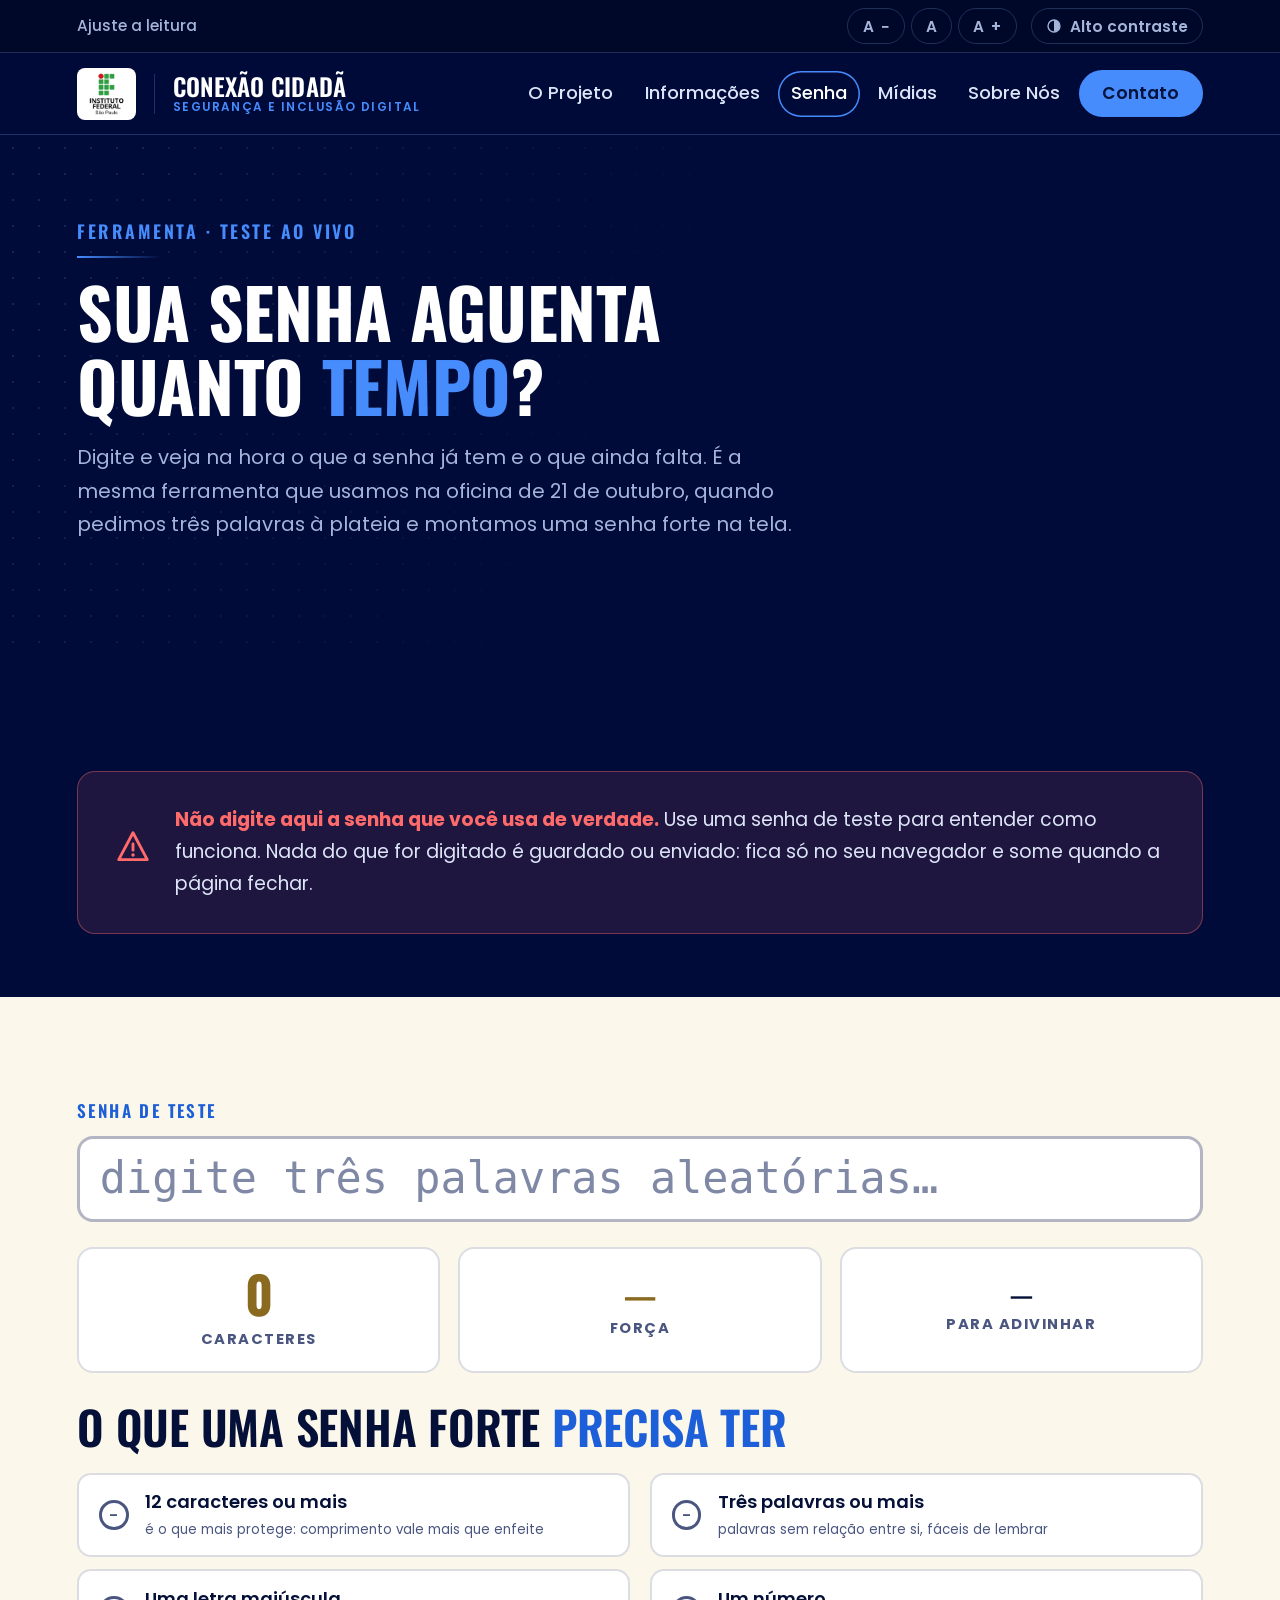
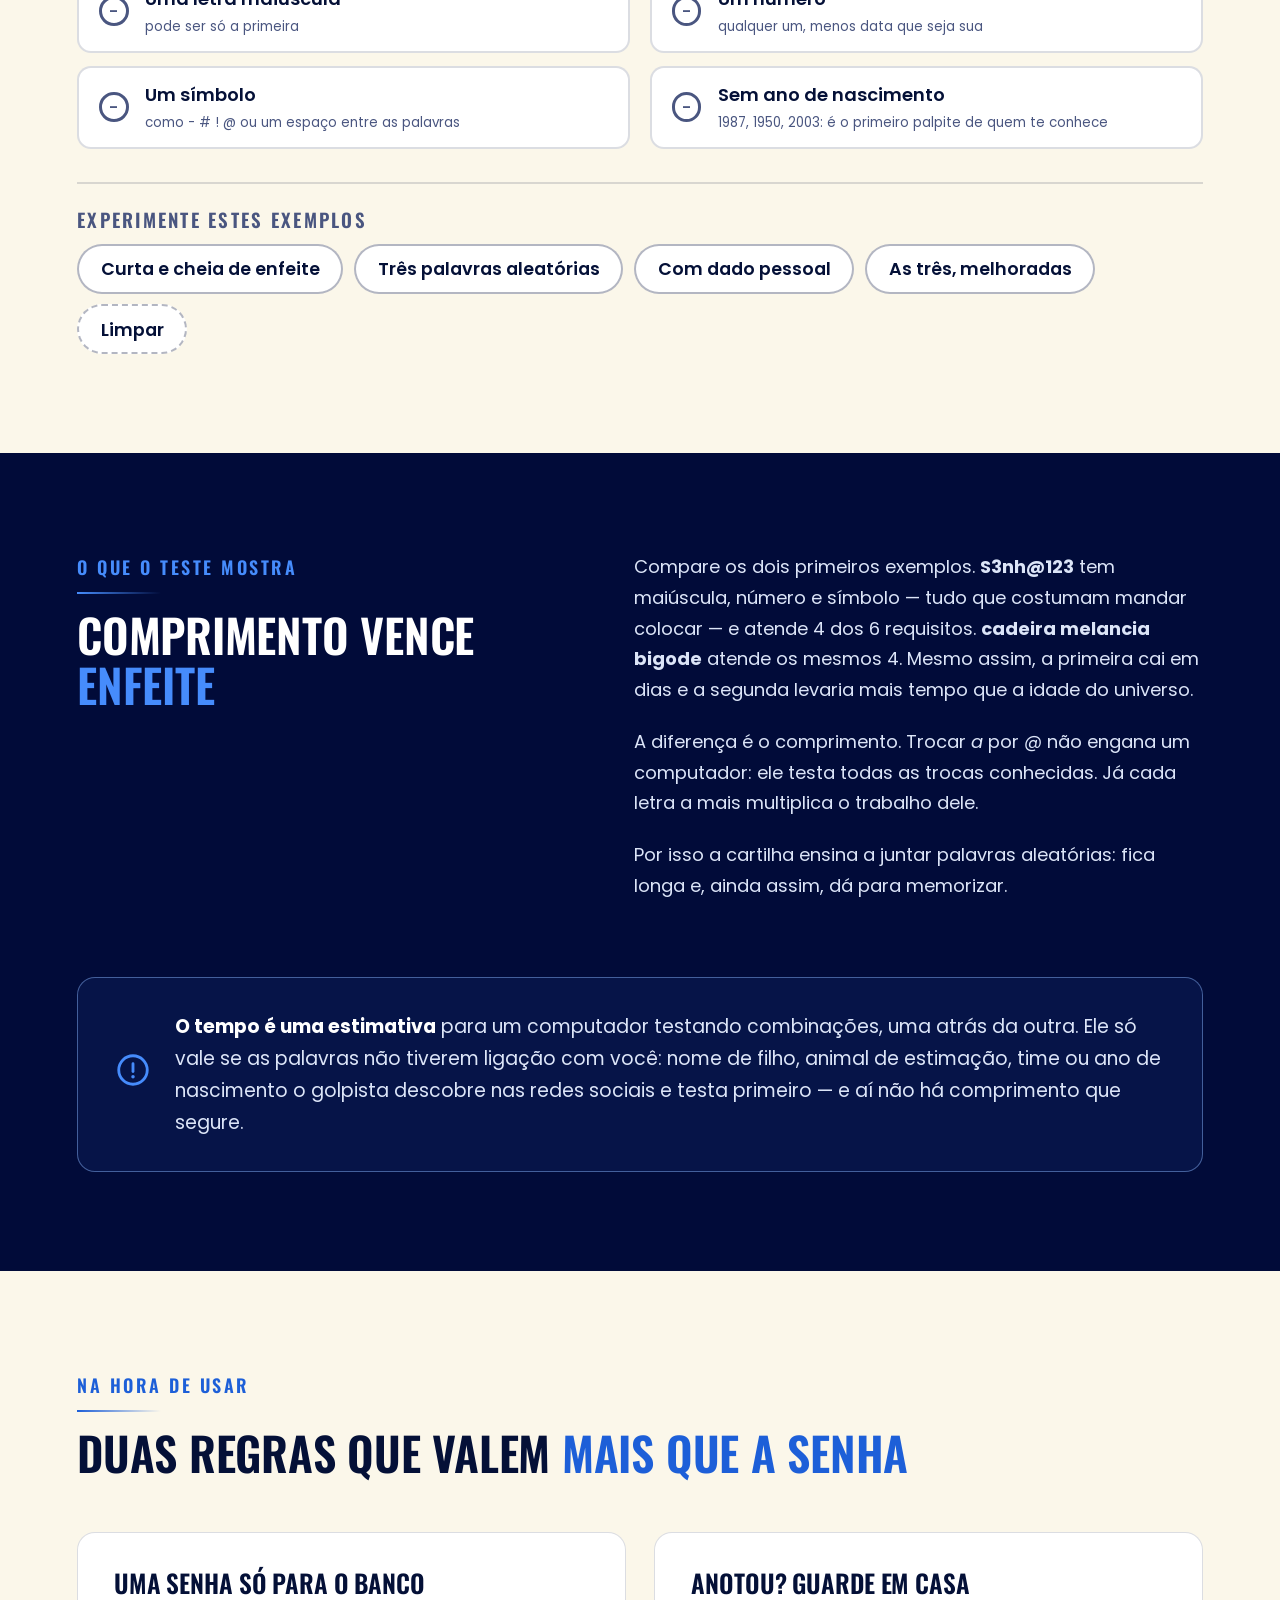
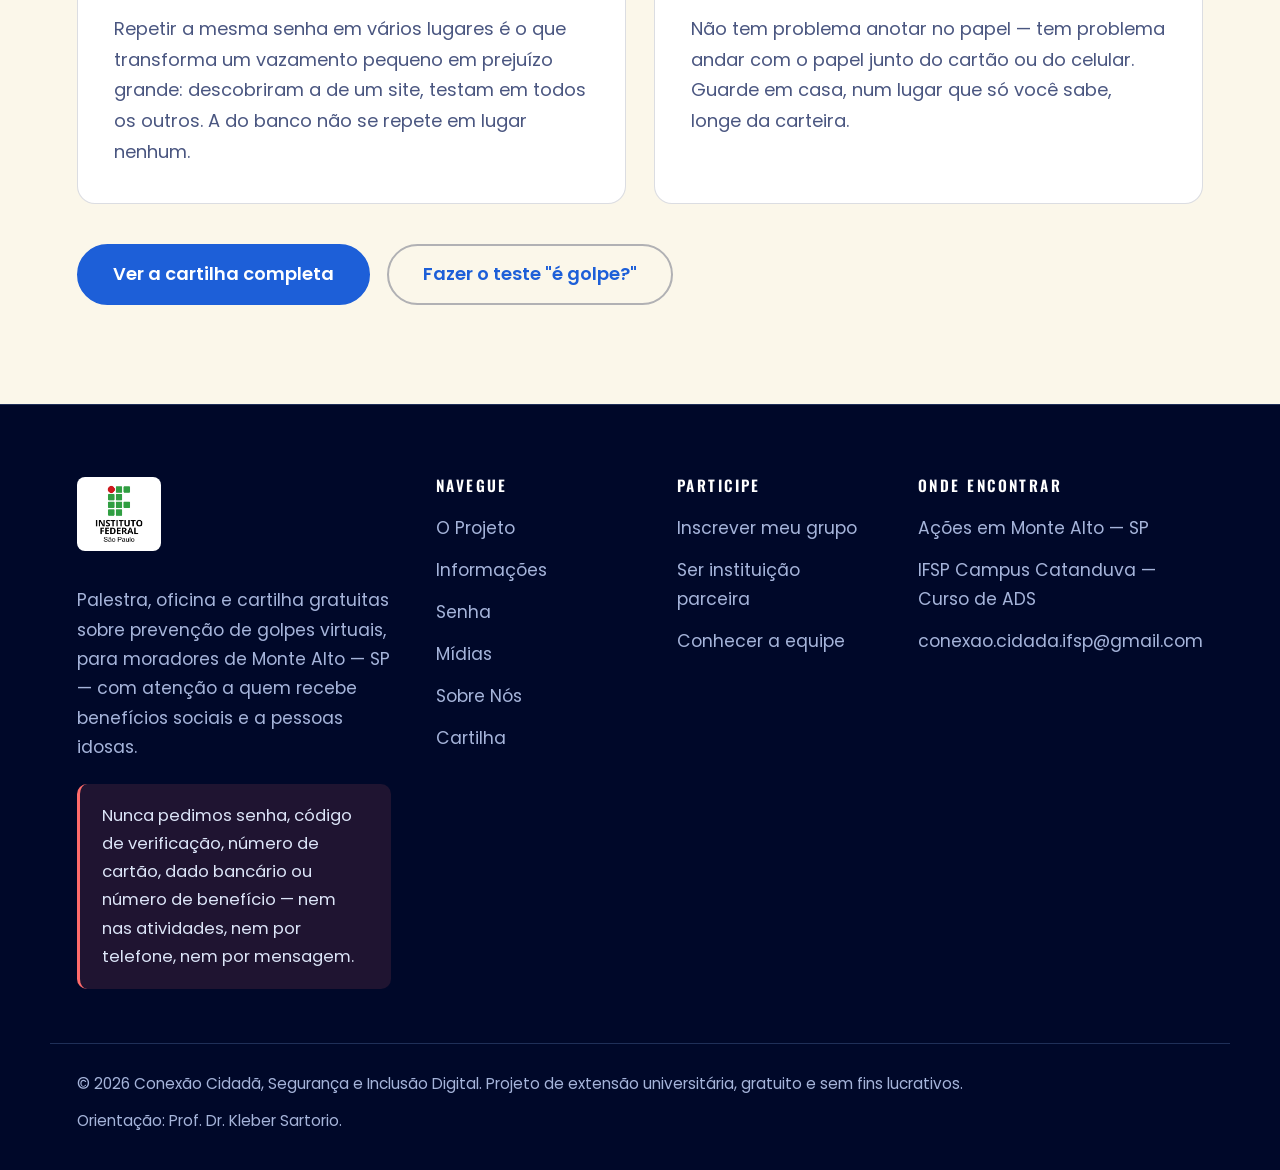
<file: senha.html>
<!DOCTYPE html>
<html lang="pt-BR">
<head>
<meta charset="UTF-8">
<meta name="viewport" content="width=device-width, initial-scale=1">
<meta name="description" content="Teste ao vivo de senha do projeto Conexão Cidadã: digite e veja na hora quais requisitos de uma senha forte já estão atendidos e quanto tempo levaria para um computador adivinhar.">
<title>Senha forte — Conexão Cidadã</title>

<link rel="icon" href="img/favicon.ico" sizes="any">
<link rel="icon" href="img/favicon.png" type="image/png">
<link rel="apple-touch-icon" href="img/apple-touch-icon.png">
<meta name="theme-color" content="#010B39">

<link rel="preconnect" href="https://fonts.googleapis.com">
<link rel="preconnect" href="https://fonts.gstatic.com" crossorigin>
<link href="https://fonts.googleapis.com/css2?family=Oswald:wght@400;500;600;700&family=Poppins:wght@400;500;600;700&display=swap" rel="stylesheet">
<link rel="stylesheet" href="style.css?v=3">

<script>
/* Se uma imagem não carregar, tenta as outras extensões listadas em
   data-alternativas antes de desistir. Fica no <head> para funcionar
   mesmo que a imagem falhe antes do script.js carregar. */
function tentarOutraFoto(img) {
  var lista = (img.getAttribute("data-alternativas") || "").split(",").filter(Boolean);
  var i = parseInt(img.getAttribute("data-tentativa") || "0", 10);
  if (i < lista.length) {
    img.setAttribute("data-tentativa", i + 1);
    img.src = lista[i].trim();
  } else {
    var figura = img.closest("figure");
    if (figura) { figura.remove(); } else { img.remove(); }
  }
}
</script>
</head>
<body>

<a class="pular-link" href="#conteudo">Pular para o conteúdo</a>
<p id="aviso-acessibilidade" class="so-leitor-tela" role="status" aria-live="polite"></p>

<div class="barra-acesso">
  <div class="container barra-acesso__interna">
    <span class="barra-acesso__rotulo">Ajuste a leitura</span>
    <div class="controle-fonte" role="group" aria-label="Tamanho do texto">
      <button type="button" class="btn-acesso" data-fonte="diminuir" aria-label="Diminuir o tamanho do texto">A<span aria-hidden="true">−</span></button>
      <button type="button" class="btn-acesso" data-fonte="normal" aria-label="Voltar o texto ao tamanho normal">A</button>
      <button type="button" class="btn-acesso" data-fonte="aumentar" aria-label="Aumentar o tamanho do texto">A<span aria-hidden="true">+</span></button>
    </div>
    <button type="button" class="btn-acesso" data-contraste aria-pressed="false">
      <svg width="16" height="16" viewBox="0 0 24 24" fill="none" aria-hidden="true">
        <circle cx="12" cy="12" r="9" stroke="currentColor" stroke-width="2"/>
        <path d="M12 3.4a8.6 8.6 0 010 17.2z" fill="currentColor"/>
      </svg>
      Alto contraste
    </button>
  </div>
</div>

<header class="cabecalho">
  <div class="container cabecalho__interno">
    <div class="identidade">
      <span class="logo-ifsp"><img src="img/ifsp-logo.png" alt="Instituto Federal de São Paulo"></span>
      <span class="identidade__filete" aria-hidden="true"></span>
      <a class="marca" href="projeto.html">
        <span class="marca__texto"><strong>Conexão Cidadã</strong><small>Segurança e Inclusão Digital</small></span>
      </a>
    </div>
    <button type="button" class="botao-menu" data-menu aria-expanded="false" aria-controls="menu-principal">
      <span class="botao-menu__barras" aria-hidden="true"></span> Menu
    </button>
    <nav class="navegacao" id="menu-principal" aria-label="Navegação principal">
      <ul class="navegacao__lista">
        <li><a href="projeto.html" class="navegacao__link">O Projeto</a></li>
        <li><a href="informacoes.html" class="navegacao__link">Informações</a></li>
        <li><a href="senha.html" class="navegacao__link esta-ativo" aria-current="page">Senha</a></li>
        <li><a href="midias.html" class="navegacao__link">Mídias</a></li>
        <li><a href="sobrenos.html" class="navegacao__link">Sobre Nós</a></li>
        <li><a href="mailto:conexao.cidada.ifsp@gmail.com" class="botao botao--pequeno">Contato</a></li>
      </ul>
    </nav>
  </div>
</header>

<main id="conteudo">

<!-- ============ ABERTURA ============ -->
<section class="abertura">
  <div class="container">
    <p class="rotulo">Ferramenta · teste ao vivo</p>
    <h1 class="titulo-abertura">Sua senha aguenta<br>quanto <span class="realce">tempo</span>?</h1>
    <p class="texto-guia">
      Digite e veja na hora o que a senha já tem e o que ainda falta. É a mesma ferramenta que
      usamos na oficina de 21 de outubro, quando pedimos três palavras à plateia e montamos
      uma senha forte na tela.
    </p>
  </div>
</section>

<!-- ============ AVISO ============ -->
<section class="secao secao--compacta">
  <div class="container">
    <div class="aviso">
      <span class="aviso__icone" aria-hidden="true">
        <svg width="38" height="38" viewBox="0 0 24 24" fill="none">
          <path d="M12 3l9 17H3L12 3z" stroke="currentColor" stroke-width="1.8" stroke-linejoin="round"/>
          <path d="M12 10v4" stroke="currentColor" stroke-width="1.8" stroke-linecap="round"/>
          <circle cx="12" cy="17" r="1.1" fill="currentColor"/>
        </svg>
      </span>
      <p>
        <strong>Não digite aqui a senha que você usa de verdade.</strong>
        Use uma senha de teste para entender como funciona. Nada do que for digitado é guardado
        ou enviado: fica só no seu navegador e some quando a página fechar.
      </p>
    </div>
  </div>
</section>

<!-- ============ A FERRAMENTA ============ -->
<section class="secao secao--clara">
  <div class="container">

    <div class="campo-senha">
      <label for="senha">Senha de teste</label>
      <input type="text" id="senha" autocomplete="off" autocapitalize="off"
             autocorrect="off" spellcheck="false"
             placeholder="digite três palavras aleatórias…"
             aria-describedby="placar">
    </div>

    <div class="placar" id="placar">
      <div class="indicador-s">
        <span class="indicador-s__valor" id="qtd">0</span>
        <span class="indicador-s__rotulo">caracteres</span>
      </div>
      <div class="indicador-s" id="forca">
        <span class="indicador-s__valor" id="forca-valor">—</span>
        <span class="indicador-s__rotulo">força</span>
      </div>
      <div class="indicador-s" id="tempo">
        <span class="indicador-s__valor" id="tempo-valor">—</span>
        <span class="indicador-s__rotulo">para adivinhar</span>
      </div>
    </div>

    <div class="perigo" id="perigo" hidden>
      <svg width="30" height="30" viewBox="0 0 24 24" fill="none" aria-hidden="true">
        <circle cx="12" cy="12" r="9.5" stroke="currentColor" stroke-width="2"/>
        <path d="M12 7v6" stroke="currentColor" stroke-width="2" stroke-linecap="round"/>
        <circle cx="12" cy="16.5" r="1.2" fill="currentColor"/>
      </svg>
      <span>Esta é uma das senhas mais usadas do mundo. Está na primeira lista que um golpista testa.</span>
    </div>

    <h2 class="titulo-secao titulo-secao--largo requisitos__titulo">
      O que uma senha forte <span class="realce">precisa ter</span>
    </h2>
    <ul class="requisitos" id="requisitos"></ul>

    <p class="so-leitor-tela" role="status" aria-live="polite" id="anuncio"></p>

    <div class="exemplos">
      <h3 class="exemplos__titulo">Experimente estes exemplos</h3>
      <div class="exemplos__linha" id="exemplos"></div>
    </div>
  </div>
</section>

<!-- ============ A LIÇÃO ============ -->
<section class="secao">
  <div class="container">
    <div class="duas-colunas">
      <div class="duas-colunas__lado">
        <p class="rotulo">O que o teste mostra</p>
        <h2 class="titulo-secao">Comprimento vence <span class="realce">enfeite</span></h2>
      </div>
      <div class="duas-colunas__lado">
        <p>
          Compare os dois primeiros exemplos. <strong>S3nh@123</strong> tem maiúscula, número e
          símbolo — tudo que costumam mandar colocar — e atende 4 dos 6 requisitos.
          <strong>cadeira melancia bigode</strong> atende os mesmos 4. Mesmo assim, a primeira
          cai em dias e a segunda levaria mais tempo que a idade do universo.
        </p>
        <p>
          A diferença é o comprimento. Trocar <em>a</em> por <em>@</em> não engana um computador:
          ele testa todas as trocas conhecidas. Já cada letra a mais multiplica o trabalho dele.
        </p>
        <p>
          Por isso a cartilha ensina a juntar palavras aleatórias: fica longa e, ainda assim,
          dá para memorizar.
        </p>
      </div>
    </div>

    <div class="aviso aviso--neutro">
      <span class="aviso__icone" aria-hidden="true">
        <svg width="38" height="38" viewBox="0 0 24 24" fill="none">
          <circle cx="12" cy="12" r="9" stroke="currentColor" stroke-width="1.8"/>
          <path d="M12 8v5" stroke="currentColor" stroke-width="1.8" stroke-linecap="round"/>
          <circle cx="12" cy="16.2" r="1.1" fill="currentColor"/>
        </svg>
      </span>
      <p>
        <strong>O tempo é uma estimativa</strong> para um computador testando combinações, uma
        atrás da outra. Ele só vale se as palavras não tiverem ligação com você: nome de filho,
        animal de estimação, time ou ano de nascimento o golpista descobre nas redes sociais e
        testa primeiro — e aí não há comprimento que segure.
      </p>
    </div>
  </div>
</section>

<!-- ============ DEPOIS DE MONTAR ============ -->
<section class="secao secao--clara">
  <div class="container">
    <p class="rotulo">Na hora de usar</p>
    <h2 class="titulo-secao titulo-secao--largo">Duas regras que valem <span class="realce">mais que a senha</span></h2>

    <div class="grade grade--2">
      <article class="cartao revelar">
        <h3 class="cartao__titulo">Uma senha só para o banco</h3>
        <p>
          Repetir a mesma senha em vários lugares é o que transforma um vazamento pequeno em
          prejuízo grande: descobriram a de um site, testam em todos os outros. A do banco
          não se repete em lugar nenhum.
        </p>
      </article>
      <article class="cartao revelar">
        <h3 class="cartao__titulo">Anotou? Guarde em casa</h3>
        <p>
          Não tem problema anotar no papel — tem problema andar com o papel junto do cartão
          ou do celular. Guarde em casa, num lugar que só você sabe, longe da carteira.
        </p>
      </article>
    </div>

    <div class="acoes">
      <a class="botao" href="index.html">Ver a cartilha completa</a>
      <a class="botao botao--vazado" href="informacoes.html#quiz">Fazer o teste "é golpe?"</a>
    </div>
  </div>
</section>
</main>

<footer class="rodape">
  <div class="container rodape__topo">
    <div>
      <p class="rodape__logo"><span class="logo-ifsp"><img src="img/ifsp-logo.png" alt="Instituto Federal de São Paulo"></span></p>
      <p class="rodape__texto">
        Palestra, oficina e cartilha gratuitas sobre prevenção de golpes virtuais, para moradores
        de Monte Alto — SP — com atenção a quem recebe benefícios sociais e a pessoas idosas.
      </p>
      <p class="rodape__aviso">
        Nunca pedimos senha, código de verificação, número de cartão, dado bancário ou número de
        benefício — nem nas atividades, nem por telefone, nem por mensagem.
      </p>
    </div>
    <div>
      <h2 class="rodape__titulo">Navegue</h2>
      <ul class="rodape__lista">
        <li><a href="projeto.html">O Projeto</a></li><li><a href="informacoes.html">Informações</a></li><li><a href="senha.html">Senha</a></li><li><a href="midias.html">Mídias</a></li><li><a href="sobrenos.html">Sobre Nós</a></li><li><a href="index.html">Cartilha</a></li>
      </ul>
    </div>
    <div>
      <h2 class="rodape__titulo">Participe</h2>
      <ul class="rodape__lista">
        <li><a href="mailto:conexao.cidada.ifsp@gmail.com?subject=Inscrever%20meu%20grupo">Inscrever meu grupo</a></li>
        <li><a href="mailto:conexao.cidada.ifsp@gmail.com?subject=Quero%20ser%20parceiro">Ser instituição parceira</a></li>
        <li><a href="sobrenos.html#equipe">Conhecer a equipe</a></li>
      </ul>
    </div>
    <div>
      <h2 class="rodape__titulo">Onde encontrar</h2>
      <ul class="rodape__lista">
        <li>Ações em Monte Alto — SP</li>
        <li>IFSP Campus Catanduva — Curso de ADS</li>
        <li><a href="mailto:conexao.cidada.ifsp@gmail.com">conexao.cidada.ifsp@gmail.com</a></li>
      </ul>
    </div>
  </div>
  <div class="container rodape__base">
    <p>© 2026 Conexão Cidadã, Segurança e Inclusão Digital. Projeto de extensão universitária, gratuito e sem fins lucrativos.</p>
    <p>Orientação: Prof. Dr. Kleber Sartorio.</p>
  </div>
</footer>

<script src="script.js?v=3"></script>
</body>
</html>
</file>
<file: style.css>
/* =========================================================
   CONEXÃO CIDADÃ — SEGURANÇA E INCLUSÃO DIGITAL
   Estética a partir do material de divulgação do projeto:
   azul-marinho profundo, azul elétrico e títulos condensados.

   01. Variáveis      06. Cabeçalho e menu   11. Rodapé
   02. Papéis de cor  07. Abertura           12. Animações
   03. Base           08. Blocos de conteúdo 13. Responsivo
   04. Tipografia     09. Quiz               14. Alto contraste
   05. Botões         10. Perguntas
   ========================================================= */

/* ---------------- 01. VARIÁVEIS ---------------- */
:root {
    --marinho-900: #010B39;
    --marinho-800: #061448;
    --marinho-700: #0B1F63;
    --marinho-600: #142C7E;
    --azul:        #468CFC;
    --azul-claro:  #8FBAFF;
    --creme:       #FBF7EA;
    --creme-2:     #F2ECD9;
    --vermelho:    #FF6B6B;
    --verde-ok:    #4ADE9B;
    --dourado:     #D0B077;   /* detalhe vindo da versão dourada das artes */
    --dourado-esc: #8A6A1F;

    --fonte-titulo: "Oswald", "Arial Narrow", sans-serif;
    --fonte-texto:  "Poppins", "Segoe UI", Arial, sans-serif;

    --largura: 1180px;
    --respiro-lateral: 1.5rem;   /* o mesmo do .container */
    --raio:    18px;
    --raio-p:  10px;
}

/* ---------------- 02. PAPÉIS DE COR ----------------
   Todo o site usa só as variáveis desta seção. O modo de
   alto contraste (seção 14) reescreve apenas elas.       */
:root {
    --sup-pagina:  var(--marinho-900);
    --sup-cartao:  var(--marinho-800);
    --sup-alta:    var(--marinho-700);
    --sup-clara:   var(--creme);

    --txt-titulo:  #FFFFFF;
    --txt-corpo:   #DCE5F8;
    --txt-suave:   #A5B4DA;
    --destaque:    var(--azul);

    --borda:       rgba(143, 186, 255, .22);
    --borda-forte: rgba(143, 186, 255, .45);

    --acao-fundo:  var(--azul);
    --acao-texto:  #04123C;
    --acao-hover:  #7FB4FF;

    --alerta:       var(--vermelho);
    --alerta-fundo: rgba(255, 107, 107, .12);
    --ok:           var(--verde-ok);
    --ok-fundo:     rgba(74, 222, 155, .12);

    --foco: #8FBAFF;

    /* Regra da paleta: azul é ação e navegação, dourado marca números
       (contagens, etapas, progresso). Nada além disso usa dourado. */
    --marcador: var(--dourado);
}

/* Seções de fundo claro invertem os papéis */
.secao--clara {
    --sup-pagina: var(--creme);
    --sup-cartao: #FFFFFF;
    --sup-alta:   var(--creme-2);
    --txt-titulo: #041037;
    --txt-corpo:  #16224F;
    --txt-suave:  #4A5680;
    --destaque:   #1D5FD8;
    --borda:      rgba(4, 16, 55, .14);
    --borda-forte: rgba(4, 16, 55, .3);
    --acao-texto: #FFFFFF;
    --acao-fundo: #1D5FD8;
    --acao-hover: #04123C;
    --marcador: var(--dourado-esc);   /* dourado escuro para contrastar no creme */
    background-color: var(--creme);
    color: var(--txt-corpo);
}

/* ---------------- 03. BASE ---------------- */
*, *::before, *::after { box-sizing: border-box; }

html {
    font-size: 112.5%;          /* 18px: o público lê melhor assim */
    scroll-behavior: smooth;
    scroll-padding-top: 6rem;
}

body {
    margin: 0;
    background-color: var(--marinho-900);
    color: var(--txt-corpo);
    font-family: var(--fonte-texto);
    font-size: 1rem;
    line-height: 1.7;
    -webkit-font-smoothing: antialiased;
}

img { max-width: 100%; height: auto; display: block; }

/* O atributo hidden precisa vencer qualquer display definido aqui */
[hidden] { display: none !important; }
a { color: var(--destaque); }

:focus-visible {
    outline: 3px solid var(--foco);
    outline-offset: 3px;
    border-radius: 4px;
}

.pular-link {
    position: absolute;
    left: -9999px;
    top: 0;
    z-index: 999;
    background-color: var(--azul);
    color: #04123C;
    font-weight: 600;
    padding: .9rem 1.4rem;
    border-radius: 0 0 var(--raio-p) 0;
}
.pular-link:focus { left: 0; }

.so-leitor-tela {
    position: absolute;
    width: 1px; height: 1px;
    padding: 0; margin: -1px;
    overflow: hidden;
    clip: rect(0 0 0 0);
    white-space: nowrap;
}

@media (prefers-reduced-motion: reduce) {
    html { scroll-behavior: auto; }
    *, *::before, *::after {
        animation-duration: .001ms !important;
        transition-duration: .001ms !important;
    }
}

/* ---------------- 04. TIPOGRAFIA ---------------- */
.container {
    width: 100%;
    max-width: var(--largura);
    margin: 0 auto;
    padding: 0 var(--respiro-lateral);
}

.secao { padding: 5.5rem 0; position: relative; }
.secao--compacta { padding: 3.5rem 0; }

h1, h2, h3 {
    font-family: var(--fonte-titulo);
    color: var(--txt-titulo);
    font-weight: 600;
    line-height: 1.08;
    letter-spacing: -.005em;
    margin: 0 0 1rem;
}

.titulo-abertura {
    font-size: clamp(2.3rem, 5.4vw, 4rem);
    font-weight: 700;
    text-transform: uppercase;
}
.titulo-secao {
    font-size: clamp(1.9rem, 3.6vw, 2.9rem);
    font-weight: 600;
    text-transform: uppercase;
    max-width: 20ch;
}
.duas-colunas .titulo-secao, .titulo-secao--largo { max-width: none; }

/* Palavra destacada dentro do título, como no material impresso */
.realce { color: var(--destaque); }

/* Rótulo condensado com filete, igual ao "DICA 1" das artes */
.rotulo {
    font-family: var(--fonte-titulo);
    font-size: 1rem;
    font-weight: 600;
    letter-spacing: .14em;
    text-transform: uppercase;
    color: var(--destaque);
    margin: 0 0 .9rem;
}
.rotulo::after {
    content: "";
    display: block;
    width: 84px;
    height: 2px;
    margin-top: .5rem;
    background-image: linear-gradient(to right, var(--destaque), transparent);
}

/* Etiqueta sólida sobre fundo azul, como "Venha aprender a lidar com isso." */
.etiqueta-solida {
    display: inline-block;
    background-color: var(--marinho-600);
    color: #FFFFFF;
    font-size: .88rem;
    font-weight: 500;
    padding: .3rem 1rem;
    border-radius: 4px;
}
.secao--clara .etiqueta-solida { background-color: #1D5FD8; }

p { margin: 0 0 1.2rem; }
.texto-guia { font-size: 1.1rem; color: var(--txt-suave); max-width: 60ch; }
.texto-guia strong { color: var(--txt-corpo); }
.lista-limpa { list-style: none; margin: 0; padding: 0; }

.grade { display: grid; gap: 1.6rem; margin-top: 3rem; }
.grade--2 { grid-template-columns: repeat(2, 1fr); }
.grade--3 { grid-template-columns: repeat(3, 1fr); }
.grade--4 { grid-template-columns: repeat(4, 1fr); }

.duas-colunas {
    display: grid;
    grid-template-columns: 1fr 1.15fr;
    gap: 3.5rem;
    align-items: start;
}
.duas-colunas__lado > :first-child { margin-top: 0; }
.acoes { display: flex; flex-wrap: wrap; gap: .9rem; margin-top: 2.2rem; }

/* ---------------- 05. BOTÕES ---------------- */
.botao {
    display: inline-flex;
    align-items: center;
    justify-content: center;
    gap: .5rem;
    min-height: 52px;
    padding: .75rem 1.9rem;
    background-color: var(--acao-fundo);
    color: var(--acao-texto);
    font-family: var(--fonte-texto);
    font-size: 1rem;
    font-weight: 600;
    text-decoration: none;
    border: 2px solid var(--acao-fundo);
    border-radius: 999px;
    cursor: pointer;
    transition: background-color .2s ease, border-color .2s ease, transform .2s ease;
}
.botao:hover { background-color: var(--acao-hover); border-color: var(--acao-hover); transform: translateY(-2px); }
.botao--vazado { background-color: transparent; color: var(--destaque); border-color: var(--borda-forte); }
.botao--vazado:hover { background-color: transparent; border-color: var(--destaque); color: var(--acao-hover); }
.botao--pequeno { min-height: 44px; padding: .4rem 1.2rem; font-size: .95rem; }
.navegacao__lista .botao { white-space: nowrap; }

/* ---------------- 06. CABEÇALHO E MENU ---------------- */
.barra-acesso {
    background-color: #000829;
    border-bottom: 1px solid var(--borda);
    font-size: .85rem;
    color: var(--txt-suave);
}
.barra-acesso__interna {
    display: flex;
    align-items: center;
    gap: .8rem;
    flex-wrap: wrap;
    padding-top: .45rem;
    padding-bottom: .45rem;
}
.barra-acesso__rotulo { margin-right: auto; font-weight: 500; }
.controle-fonte { display: flex; gap: .3rem; }

.btn-acesso {
    display: inline-flex;
    align-items: center;
    gap: .4rem;
    min-height: 36px;
    padding: .2rem .8rem;
    background-color: transparent;
    border: 1px solid var(--borda);
    border-radius: 999px;
    color: inherit;
    font-family: var(--fonte-texto);
    font-size: .85rem;
    font-weight: 600;
    cursor: pointer;
}
.btn-acesso:hover { background-color: rgba(143,186,255,.14); color: #FFFFFF; }
.btn-acesso[aria-pressed="true"] { background-color: var(--azul); color: #04123C; border-color: var(--azul); }

.cabecalho {
    position: sticky;
    top: 0;
    z-index: 60;
    background-color: rgba(1, 11, 57, .92);
    backdrop-filter: blur(10px);
    border-bottom: 1px solid var(--borda);
}
.cabecalho__interno {
    display: flex;
    align-items: center;
    justify-content: space-between;
    gap: 1rem;
    padding-top: .8rem;
    padding-bottom: .8rem;
}

.identidade { display: flex; align-items: center; gap: 1rem; }
.logo-ifsp {
    display: block;
    background-color: #FFFFFF;
    border-radius: 8px;
    padding: 5px;
    flex: none;
}
.logo-ifsp img { height: 42px; width: auto; }
.identidade__filete { width: 1px; height: 40px; background-color: var(--borda); flex: none; }

.marca { display: inline-flex; text-decoration: none; color: #FFFFFF; }
.marca__texto { display: flex; flex-direction: column; line-height: 1.15; }
.marca__texto strong {
    font-family: var(--fonte-titulo);
    white-space: nowrap;
    font-size: 1.35rem;
    font-weight: 600;
    text-transform: uppercase;
    letter-spacing: .01em;
}
.marca__texto small {
    font-size: .66rem;
    font-weight: 600;
    letter-spacing: .12em;
    text-transform: uppercase;
    color: var(--azul);
    white-space: nowrap;
}

.navegacao__lista { display: flex; align-items: center; gap: .3rem; list-style: none; margin: 0; padding: 0; }
.navegacao__link {
    display: inline-flex;
    align-items: center;
    min-height: 46px;
    padding: .3rem .72rem;
    white-space: nowrap;
    border-radius: 999px;
    color: var(--txt-corpo);
    font-weight: 500;
    text-decoration: none;
}
.navegacao__link:hover { background-color: rgba(143,186,255,.12); color: #FFFFFF; }
.navegacao__link.esta-ativo { color: #FFFFFF; box-shadow: inset 0 0 0 1.5px var(--azul); }

.botao-menu {
    display: none;
    align-items: center;
    gap: .6rem;
    min-height: 46px;
    padding: .3rem 1.1rem;
    background-color: rgba(143,186,255,.12);
    border: 1px solid var(--borda);
    border-radius: 999px;
    color: #FFFFFF;
    font-family: var(--fonte-texto);
    font-size: 1rem;
    font-weight: 600;
    cursor: pointer;
}
.botao-menu__barras,
.botao-menu__barras::before,
.botao-menu__barras::after {
    display: block; width: 20px; height: 2px;
    background-color: currentColor; border-radius: 2px;
}
.botao-menu__barras { position: relative; }
.botao-menu__barras::before, .botao-menu__barras::after { content: ""; position: absolute; left: 0; }
.botao-menu__barras::before { top: -6px; }
.botao-menu__barras::after { top: 6px; }

/* ---------------- 07. ABERTURA ---------------- */
.abertura { padding: 4.5rem 0 5rem; position: relative; overflow: hidden; }

/* Grade de pontos discreta, como nas artes de divulgação */
.abertura::before {
    content: "";
    position: absolute;
    inset: 0;
    background-image: radial-gradient(circle, rgba(143,186,255,.16) 1.4px, transparent 1.4px);
    background-size: 26px 26px;
    -webkit-mask-image: linear-gradient(115deg, #000 0%, transparent 55%);
            mask-image: linear-gradient(115deg, #000 0%, transparent 55%);
    pointer-events: none;
}
.abertura > .container { position: relative; }
.abertura__grade { display: grid; grid-template-columns: 1.05fr .95fr; gap: 3.5rem; align-items: center; }
.abertura__texto .texto-guia { font-size: 1.15rem; }

/* ---------------- 08. BLOCOS DE CONTEÚDO ---------------- */
.cartao {
    background-color: var(--sup-cartao);
    border: 1px solid var(--borda);
    border-radius: var(--raio);
    padding: 2rem;
    transition: border-color .2s ease, transform .2s ease;
}
.cartao:hover { border-color: var(--borda-forte); transform: translateY(-3px); }
.cartao__icone {
    display: grid; place-items: center;
    width: 50px; height: 50px;
    border-radius: 14px;
    background-color: rgba(70,140,252,.16);
    color: var(--destaque);
    margin-bottom: 1.2rem;
}
.cartao__titulo { font-size: 1.4rem; text-transform: uppercase; }
.cartao p { margin-bottom: 0; color: var(--txt-suave); }
.cartao--alerta { border-color: rgba(255,107,107,.4); background-color: var(--alerta-fundo); }
.cartao--alerta .cartao__icone { background-color: rgba(255,107,107,.18); color: var(--alerta); }
.cartao--alerta .cartao__titulo { color: var(--alerta); }

/* Numeração grande, como as "DICAS" do carrossel */
.dica { position: relative; padding-top: .5rem; }
.dica__numero {
    font-family: var(--fonte-titulo);
    font-size: 3.4rem;
    font-weight: 700;
    line-height: 1;
    color: var(--marcador);
    opacity: .55;
    display: block;
    margin-bottom: .4rem;
}
.dica__titulo { font-size: 1.5rem; text-transform: uppercase; }
.dica p { color: var(--txt-suave); margin-bottom: 0; }

/* Mensagem falsa comentada */
.simulacao {
    background-color: var(--sup-cartao);
    border: 1px solid var(--borda);
    border-radius: var(--raio);
    overflow: hidden;
}
.simulacao__topo {
    display: flex; align-items: center; gap: .5rem;
    margin: 0;
    padding: .8rem 1.3rem;
    background-color: var(--alerta-fundo);
    border-bottom: 1px solid rgba(255,107,107,.3);
    color: var(--alerta);
    font-family: var(--fonte-titulo);
    font-size: .82rem;
    font-weight: 600;
    letter-spacing: .14em;
    text-transform: uppercase;
}
.simulacao__corpo { padding: 1.6rem; }
.simulacao__balao {
    background-color: var(--sup-alta);
    border: 1px solid var(--borda);
    border-radius: 16px 16px 16px 4px;
    padding: 1.1rem 1.3rem;
    margin: 0 0 1.5rem;
    color: var(--txt-corpo);
}
.simulacao__remetente {
    display: block;
    font-size: .82rem; font-weight: 600;
    color: var(--txt-suave);
    margin-bottom: .4rem;
}
.simulacao__sinais { list-style: none; margin: 0; padding: 0; display: grid; gap: .9rem; }
.simulacao__sinais li { position: relative; padding-left: 2.3rem; color: var(--txt-suave); font-size: .98rem; }
.simulacao__sinais li::before {
    content: "!";
    position: absolute; left: 0; top: 0;
    display: grid; place-items: center;
    width: 26px; height: 26px;
    border-radius: 8px;
    background-color: var(--alerta-fundo);
    border: 1px solid rgba(255,107,107,.45);
    color: var(--alerta);
    font-weight: 700; font-size: .85rem;
}
.simulacao__sinais strong { color: var(--txt-corpo); }

/* Aviso destacado */
.aviso {
    display: grid;
    grid-template-columns: auto 1fr;
    gap: 1.3rem;
    align-items: center;
    background-color: var(--alerta-fundo);
    border: 1px solid rgba(255,107,107,.4);
    border-radius: var(--raio);
    padding: 1.8rem 2rem;
    margin-top: 3rem;
}
.aviso__icone { color: var(--alerta); }
.aviso p { margin: 0; font-size: 1.05rem; color: var(--txt-corpo); }
.aviso strong { color: var(--alerta); }

/* Números */
.numeros { display: grid; grid-template-columns: repeat(3, 1fr); gap: 1.8rem; margin-top: 3rem; }
.numero { border-top: 2px solid var(--marcador); padding-top: 1.3rem; }
.numero__valor {
    display: block;
    font-family: var(--fonte-titulo);
    font-size: clamp(2.4rem, 5vw, 3.4rem);
    font-weight: 700;
    line-height: 1;
    color: var(--txt-titulo);
    margin-bottom: .5rem;
}
.numero__rotulo { margin: 0; color: var(--txt-suave); font-size: .96rem; }

/* Quando o valor é uma palavra em vez de um número — "em apuração" —
   o corpo de número gigante não cabe na coluna. */
.numero__valor--texto {
    font-size: clamp(1.3rem, 2.2vw, 1.8rem);
    color: var(--txt-suave);
    font-style: italic;
    letter-spacing: .01em;
}

/* Lista com marcador quadrado */
.lista-marcada { list-style: none; margin: 1.4rem 0 0; padding: 0; display: grid; gap: .9rem; }
.lista-marcada li { position: relative; padding-left: 1.8rem; color: var(--txt-suave); }
.lista-marcada li::before {
    content: ""; position: absolute; left: 0; top: .62em;
    width: 10px; height: 10px; border-radius: 2px;
    background-color: var(--destaque);
}
.lista-marcada strong { color: var(--txt-corpo); }

/* Objetivos numerados */
.objetivos {
    list-style: none; counter-reset: obj;
    margin: 3rem 0 0; padding: 0;
    display: grid; grid-template-columns: 1fr 1fr; gap: 1.8rem 3rem;
}
.objetivos li { counter-increment: obj; position: relative; padding-left: 3.4rem; color: var(--txt-suave); }
.objetivos li::before {
    content: counter(obj, decimal-leading-zero);
    position: absolute; left: 0; top: -.15em;
    font-family: var(--fonte-titulo); font-size: 1.5rem; font-weight: 700;
    color: var(--marcador);
}

/* Linha do tempo */
.fases { list-style: none; margin: 3rem 0 0; padding: 0; }
.fase { position: relative; padding: 0 0 2.4rem 2.3rem; border-left: 1px solid var(--borda); }
.fase:last-child { padding-bottom: 0; border-left-color: transparent; }
.fase::before {
    content: ""; position: absolute; left: -7px; top: .35em;
    width: 13px; height: 13px; border-radius: 3px;
    background-color: var(--marcador);
    box-shadow: 0 0 0 5px var(--sup-pagina);
}
.fase__periodo {
    display: block;
    font-family: var(--fonte-titulo);
    font-size: .85rem; font-weight: 600;
    letter-spacing: .12em; text-transform: uppercase;
    color: var(--marcador);
    margin-bottom: .3rem;
}
.fase__titulo { font-size: 1.35rem; text-transform: uppercase; }
.fase p { margin: 0; color: var(--txt-suave); }

/* Pessoas */
.pessoa {
    background-color: var(--sup-cartao);
    border: 1px solid var(--borda);
    border-radius: var(--raio);
    padding: 1.7rem;
}
.pessoa__topo { display: flex; align-items: center; gap: 1.1rem; margin-bottom: 1.1rem; }
.pessoa__foto {
    position: relative;
    display: grid; place-items: center;
    width: 72px; height: 72px;
    border-radius: 18px;
    overflow: hidden;
    background-color: var(--marinho-600);
    color: #FFFFFF;
    font-family: var(--fonte-titulo);
    font-size: 1.7rem; font-weight: 700;
    flex: none;
}
.pessoa__foto img { position: absolute; inset: 0; width: 100%; height: 100%; object-fit: cover; object-position: center 25%; }
.pessoa__nome { font-size: 1.2rem; margin-bottom: .15rem; text-transform: none; }
.pessoa__funcao {
    margin: 0;
    font-family: var(--fonte-titulo);
    font-size: .8rem; font-weight: 600;
    letter-spacing: .12em; text-transform: uppercase;
    color: var(--destaque);
}
.pessoa__bio { margin: 0; color: var(--txt-suave); font-size: .96rem; }
.pessoa--orientador { border-color: var(--borda-forte); }

/* Parceiros e ODS */
.parceiro {
    background-color: var(--sup-cartao);
    border: 1px solid var(--borda);
    border-left: 3px solid var(--destaque);
    border-radius: var(--raio-p);
    padding: 1.3rem 1.5rem;
}
.parceiro__nome { font-size: 1.1rem; margin-bottom: .3rem; text-transform: none; }
.parceiro__papel { margin: 0 0 .8rem; color: var(--txt-suave); font-size: .95rem; }
.lista-parceiros { display: grid; gap: 1rem; }
.etiqueta-pendente {
    display: inline-block;
    padding: .15rem .8rem;
    border-radius: 999px;
    border: 1px solid var(--borda-forte);
    color: var(--txt-suave);
    font-size: .8rem; font-weight: 500;
}
.ods { border-top: 2px solid var(--marcador); padding-top: 1.3rem; }
.ods__numero {
    display: block;
    font-family: var(--fonte-titulo);
    font-size: .85rem; font-weight: 600;
    letter-spacing: .14em; text-transform: uppercase;
    color: var(--marcador);
    margin-bottom: .3rem;
}
.ods__nome { font-size: 1.35rem; text-transform: uppercase; }
.ods p { margin: 0; color: var(--txt-suave); }

/* Faixa de foto larga */
.faixa-foto {
    margin: 3.5rem 0 0;
    border-radius: var(--raio);
    overflow: hidden;
    border: 1px solid var(--borda);
    background-color: var(--sup-cartao);
}
.faixa-foto img { width: 100%; height: auto; }
.faixa-foto figcaption {
    padding: 1rem 1.4rem;
    background-color: var(--sup-alta);
    color: var(--txt-suave);
    font-family: var(--fonte-titulo);
    font-size: .85rem;
    letter-spacing: .12em;
    text-transform: uppercase;
}

/* Chamada final */
.secao--chamada { background-color: var(--marinho-700); }
.chamada { text-align: center; }
.chamada__titulo { max-width: 22ch; margin-left: auto; margin-right: auto; }
.chamada__texto { color: var(--txt-suave); max-width: 54ch; margin: 0 auto 2.4rem; }

/* ---------------- 09. QUIZ "É GOLPE?" ---------------- */
.quiz {
    background-color: var(--sup-cartao);
    border: 1px solid var(--borda);
    border-radius: var(--raio);
    padding: 2.2rem;
    margin-top: 3rem;
}
.quiz__cabecalho {
    display: flex; align-items: baseline; justify-content: space-between;
    gap: 1rem; flex-wrap: wrap;
    margin-bottom: 1.4rem;
}
.quiz__contador {
    font-family: var(--fonte-titulo);
    font-size: .9rem; font-weight: 600;
    letter-spacing: .12em; text-transform: uppercase;
    color: var(--marcador);
}
.quiz__barra { height: 4px; border-radius: 999px; background-color: var(--sup-alta); overflow: hidden; margin-bottom: 1.8rem; }
.quiz__progresso { height: 100%; width: 0; background-color: var(--marcador); transition: width .35s ease; }

.quiz__mensagem {
    background-color: var(--sup-alta);
    border: 1px solid var(--borda);
    border-radius: 16px 16px 16px 4px;
    padding: 1.3rem 1.5rem;
    margin-bottom: 1.6rem;
    font-size: 1.05rem;
    color: var(--txt-corpo);
}
.quiz__canal {
    display: block;
    font-size: .8rem; font-weight: 600;
    letter-spacing: .1em; text-transform: uppercase;
    color: var(--txt-suave);
    margin-bottom: .5rem;
}
.quiz__opcoes { display: flex; gap: .9rem; flex-wrap: wrap; }
.quiz__opcoes .botao { flex: 1 1 200px; }

.quiz__resposta {
    margin-top: 1.6rem;
    padding: 1.3rem 1.5rem;
    border-radius: var(--raio-p);
    border: 1px solid var(--borda);
}
.quiz__resposta[hidden] { display: none; }
.quiz__resposta--certo  { background-color: var(--ok-fundo); border-color: rgba(74,222,155,.45); }
.quiz__resposta--errado { background-color: var(--alerta-fundo); border-color: rgba(255,107,107,.45); }
.quiz__veredito {
    display: block;
    font-family: var(--fonte-titulo);
    font-size: 1.2rem; font-weight: 600;
    text-transform: uppercase;
    margin-bottom: .4rem;
}
.quiz__resposta--certo  .quiz__veredito { color: var(--ok); }
.quiz__resposta--errado .quiz__veredito { color: var(--alerta); }
.quiz__explicacao { margin: 0 0 1.2rem; color: var(--txt-corpo); }
.quiz__acoes { margin-top: 1.6rem; }
.quiz__placar { margin-top: 1.4rem; color: var(--txt-suave); font-size: .95rem; }

/* ---------------- 10. PERGUNTAS FREQUENTES ---------------- */
.pergunta {
    border: 1px solid var(--borda);
    border-radius: var(--raio-p);
    background-color: var(--sup-cartao);
    margin-bottom: .9rem;
    overflow: hidden;
}
.pergunta > summary {
    display: flex; align-items: center; justify-content: space-between; gap: 1rem;
    min-height: 56px;
    padding: 1rem 1.4rem;
    cursor: pointer;
    font-weight: 600;
    color: var(--txt-titulo);
    list-style: none;
}
.pergunta > summary::-webkit-details-marker { display: none; }
.pergunta > summary::after {
    content: "";
    flex: none;
    width: 12px; height: 12px;
    border-right: 2px solid var(--destaque);
    border-bottom: 2px solid var(--destaque);
    transform: rotate(45deg) translateY(-3px);
    transition: transform .2s ease;
}
.pergunta[open] > summary::after { transform: rotate(-135deg) translateY(-3px); }
.pergunta > summary:hover { background-color: rgba(143,186,255,.08); }
.pergunta__corpo { padding: 0 1.4rem 1.3rem; color: var(--txt-suave); }
.pergunta__corpo > :last-child { margin-bottom: 0; }

/* ---------------- 11. RODAPÉ ---------------- */
.rodape {
    background-color: #000829;
    border-top: 1px solid var(--borda);
    padding-top: 4rem;
    color: var(--txt-suave);
}
.rodape__topo {
    display: grid;
    grid-template-columns: 1.6fr 1fr 1fr 1.2fr;
    gap: 2.5rem;
    padding-bottom: 3rem;
}
.rodape__logo { margin-bottom: 1.4rem; }
.rodape__logo .logo-ifsp { display: inline-block; padding: 8px; }
.rodape__logo .logo-ifsp img { height: 58px; }
.rodape__texto { font-size: .96rem; max-width: 38ch; }
.rodape__aviso {
    margin: 0;
    padding: 1rem 1.2rem;
    border-radius: var(--raio-p);
    background-color: var(--alerta-fundo);
    border-left: 3px solid var(--alerta);
    color: var(--txt-corpo);
    font-size: .92rem;
    max-width: 40ch;
}
.rodape__titulo {
    color: #FFFFFF;
    font-family: var(--fonte-titulo);
    font-size: .85rem; font-weight: 600;
    letter-spacing: .16em; text-transform: uppercase;
    margin-bottom: 1.1rem;
}
.rodape__lista { list-style: none; margin: 0; padding: 0; }
.rodape__lista li { margin-bottom: .7rem; font-size: .96rem; }
.rodape__lista a { color: var(--txt-suave); text-decoration: none; border-bottom: 1px solid transparent; }
.rodape__lista a:hover { color: #FFFFFF; border-bottom-color: var(--azul); }
.rodape__base {
    display: flex; justify-content: space-between; flex-wrap: wrap; gap: .6rem;
    padding-top: 1.5rem; padding-bottom: 2rem;
    border-top: 1px solid var(--borda);
    font-size: .85rem;
}
.rodape__base p { margin: 0; }

/* ---------------- 12. ANIMAÇÕES ---------------- */
.revelar { opacity: 0; transform: translateY(22px); transition: opacity .6s ease, transform .6s ease; }
.revelar.esta-visivel { opacity: 1; transform: none; }
@media (prefers-reduced-motion: reduce) {
    .revelar { opacity: 1; transform: none; }
}

/* ---------------- 13. RESPONSIVO ---------------- */
@media (max-width: 1000px) {
    .grade--4 { grid-template-columns: repeat(2, 1fr); }
    .grade--3 { grid-template-columns: repeat(2, 1fr); }
    .abertura__grade, .duas-colunas { grid-template-columns: 1fr; gap: 2.5rem; }
    .objetivos { grid-template-columns: 1fr; }
    .rodape__topo { grid-template-columns: repeat(2, 1fr); }
}
/* O menu recolhe cedo: são cinco itens mais o botão de contato, e eles
   não cabem numa barra estreita — nem enquanto a fonte web ainda carrega. */
@media (max-width: 1150px) {
    .botao-menu { display: inline-flex; }
    .navegacao { display: none; width: 100%; order: 3; }
    .navegacao.esta-aberto { display: block; }
    .navegacao__lista {
        flex-direction: column; align-items: stretch; gap: .2rem;
        padding: .8rem 0 .4rem;
        border-top: 1px solid var(--borda);
        margin-top: .8rem;
    }
    .navegacao__link { min-height: 54px; border-radius: var(--raio-p); }
    .navegacao__lista .botao { margin-top: .6rem; }
    .cabecalho__interno { flex-wrap: wrap; }
}

@media (max-width: 760px) {
    .logo-ifsp img { height: 34px; }
    .marca__texto strong { font-size: 1.1rem; }

    .secao { padding: 3.5rem 0; }
    .abertura { padding: 3rem 0 3.5rem; }
    .grade--2, .grade--3, .grade--4 { grid-template-columns: 1fr; }
    .numeros { grid-template-columns: 1fr; }
    .aviso { grid-template-columns: 1fr; }
    .quiz { padding: 1.5rem; }
    .barra-acesso__rotulo { width: 100%; margin-right: 0; }
}
@media (max-width: 520px) {
    .rodape__topo { grid-template-columns: 1fr; }
    .identidade__filete { display: none; }
}

/* ---------------- 14. ALTO CONTRASTE ----------------
   Reescreve só os papéis da seção 02, então vale para
   o site inteiro, inclusive as seções claras.           */
body.alto-contraste,
body.alto-contraste .secao--clara {
    --sup-pagina: #000000;
    --sup-cartao: #000000;
    --sup-alta:   #1A1A1A;
    --sup-clara:  #000000;

    --txt-titulo: #FFFFFF;
    --txt-corpo:  #FFFFFF;
    --txt-suave:  #F2F2F2;
    --destaque:   #FFE14D;

    --borda:       #FFFFFF;
    --borda-forte: #FFFFFF;

    --acao-fundo: #FFE14D;
    --acao-texto: #000000;
    --acao-hover: #FFFFFF;

    --marcador:     #FFE14D;
    --alerta:       #FF9E9E;
    --alerta-fundo: #000000;
    --ok:           #7DFFC0;
    --ok-fundo:     #000000;
    --foco:         #FFE14D;

    background-color: #000000;
    color: #FFFFFF;
}
body.alto-contraste { background-color: #000000; }
body.alto-contraste .cabecalho,
body.alto-contraste .barra-acesso,
body.alto-contraste .rodape,
body.alto-contraste .secao--chamada { background-color: #000000; }
body.alto-contraste .cartao,
body.alto-contraste .pessoa,
body.alto-contraste .parceiro,
body.alto-contraste .quiz,
body.alto-contraste .pergunta,
body.alto-contraste .simulacao,
body.alto-contraste .aviso,
body.alto-contraste .faixa-foto { border-width: 2px; }
body.alto-contraste .pessoa__foto { background-color: #FFE14D; color: #000000; border: 2px solid #FFFFFF; }
body.alto-contraste .dica__numero { opacity: 1; }
body.alto-contraste .abertura::before { display: none; }
body.alto-contraste .botao:hover { background-color: #FFFFFF; border-color: #FFFFFF; color: #000000; }


/* ---------------------------------------------------------
   15. CARROSSEL DA CARTILHA
   --------------------------------------------------------- */
.abertura__grade--cartilha { grid-template-columns: 1.15fr .85fr; align-items: center; }

/* Cartão de aviso da abertura */
.cartao-aviso {
    background-color: var(--alerta-fundo);
    border: 1px solid rgba(255, 107, 107, .4);
    border-radius: var(--raio);
    padding: 1.9rem;
}
.cartao-aviso__titulo {
    font-size: 1.3rem;
    text-transform: uppercase;
    color: var(--alerta);
    margin-bottom: .9rem;
}
.cartao-aviso p { color: var(--txt-corpo); margin-bottom: .9rem; }
.cartao-aviso p:last-child { margin-bottom: 0; }
.cartao-aviso strong { color: var(--alerta); }
.cartao-aviso__pe {
    padding-top: .9rem;
    border-top: 1px solid rgba(255, 107, 107, .3);
    font-size: .96rem;
    color: var(--txt-suave);
}

/* Variante neutra, usada na página de mídias */
.cartao-aviso--neutro {
    background-color: var(--sup-cartao);
    border-color: var(--borda);
}
.cartao-aviso--neutro .cartao-aviso__titulo { color: var(--destaque); }
.cartao-aviso--neutro strong { color: var(--txt-corpo); }
.selo-obra {
    display: grid; place-items: center;
    width: 54px; height: 54px;
    border-radius: 15px;
    background-color: rgba(70, 140, 252, .16);
    color: var(--destaque);
    margin-bottom: 1.1rem;
}

.carrossel {
    margin-top: 2.5rem;
    background-color: var(--sup-cartao);
    border: 1px solid var(--borda);
    border-radius: var(--raio);
    padding: 1.8rem;
}
.carrossel__topo {
    display: flex; align-items: center; justify-content: space-between;
    gap: 1rem; flex-wrap: wrap;
    margin-bottom: 1rem;
}
.carrossel__contador {
    margin: 0;
    font-family: var(--fonte-titulo);
    font-size: .95rem; font-weight: 600;
    letter-spacing: .12em; text-transform: uppercase;
    color: var(--marcador);
}
.carrossel__setas { display: flex; gap: .6rem; }
.carrossel__seta {
    display: inline-flex; align-items: center; gap: .35rem;
    min-height: 48px; padding: .4rem 1.1rem;
    background-color: transparent;
    border: 2px solid var(--borda-forte);
    border-radius: 999px;
    color: var(--destaque);
    font-family: var(--fonte-texto); font-size: .95rem; font-weight: 600;
    cursor: pointer;
    transition: background-color .2s ease, border-color .2s ease;
}
.carrossel__seta:hover:not(:disabled) { border-color: var(--destaque); background-color: rgba(70,140,252,.1); }
.carrossel__seta:disabled { opacity: .35; cursor: default; }

.carrossel__barra {
    height: 4px; border-radius: 999px;
    background-color: var(--sup-alta);
    overflow: hidden; margin-bottom: 1.8rem;
}
.carrossel__progresso {
    height: 100%; width: 16.6%;
    background-color: var(--marcador);
    transition: width .35s ease;
}

/* Tipografia do conteúdo da cartilha escrito em texto */
.painel__texto p { color: var(--txt-suave); }
.painel__texto h4 {
    font-family: var(--fonte-titulo);
    font-size: 1.15rem; font-weight: 600;
    text-transform: uppercase;
    color: var(--txt-titulo);
    margin: 1.6rem 0 .6rem;
    display: flex; align-items: center; gap: .6rem;
}
.painel__num {
    display: grid; place-items: center;
    width: 30px; height: 30px; flex: none;
    border-radius: 9px;
    background-color: var(--marcador);
    color: var(--marinho-900);
    font-size: 1rem; font-weight: 700;
}
.painel__texto ul, .painel__numerada {
    margin: 0 0 1rem;
    padding-left: 1.3rem;
    color: var(--txt-suave);
}
.painel__texto li { margin-bottom: .45rem; }
.painel__texto strong { color: var(--txt-corpo); }
.painel__protecao {
    background-color: var(--sup-alta);
    border-left: 3px solid var(--destaque);
    border-radius: 0 var(--raio-p) var(--raio-p) 0;
    padding: .8rem 1.1rem;
    font-size: .95rem;
}
.painel__atencao {
    background-color: var(--alerta-fundo);
    border-left: 3px solid var(--alerta);
    border-radius: 0 var(--raio-p) var(--raio-p) 0;
    padding: .8rem 1.1rem;
}
.painel__atencao strong { color: var(--alerta); }
.painel__ouro {
    background-color: rgba(208, 176, 119, .14);
    border: 1px solid var(--marcador);
    border-radius: var(--raio-p);
    padding: 1rem 1.2rem;
    color: var(--txt-corpo);
}
.painel__ouro strong { color: var(--marcador); }
.painel__credito { font-size: .9rem; margin-bottom: 0; }

/* Uma lâmina do carrossel: a parte recortada da cartilha */
.lamina { margin: 0; will-change: transform; }
.lamina a {
    display: block;
    border-radius: var(--raio-p);
    overflow: hidden;
    border: 1px solid var(--borda);
    background-color: var(--marinho-900);
    max-width: max-content;
    margin: 0 auto;
}
.lamina img {
    display: block;
    width: auto; height: auto;
    max-width: 100%;
    max-height: 62vh;
}
.lamina__legenda {
    margin-top: .9rem;
    text-align: center;
    font-family: var(--fonte-titulo);
    font-size: 1.05rem; font-weight: 600;
    letter-spacing: .04em; text-transform: uppercase;
    color: var(--txt-titulo);
}

.carrossel__atalhos {
    display: flex; justify-content: center; flex-wrap: wrap;
    gap: .5rem;
    margin-top: 2rem;
    padding-top: 1.4rem;
    border-top: 1px solid var(--borda);
}
.atalho {
    min-height: 44px;
    padding: .35rem 1rem;
    background-color: transparent;
    border: 1px solid var(--borda-forte);
    border-radius: 999px;
    color: var(--txt-suave);
    font-family: var(--fonte-texto);
    font-size: .92rem; font-weight: 600;
    cursor: pointer;
    white-space: nowrap;
    transition: background-color .2s ease, color .2s ease, border-color .2s ease;
}
.atalho:hover { border-color: var(--destaque); color: var(--destaque); }
.atalho[aria-current="true"] {
    background-color: var(--marcador);
    border-color: var(--marcador);
    color: var(--marinho-900);
}

/* O palco mantém altura estável para a página não pular entre as partes.
   touch-action: pan-y deixa a rolagem vertical com o navegador e reserva
   o movimento horizontal para o arraste do carrossel. */
.carrossel__palco {
    display: flex;
    align-items: center;
    justify-content: center;
    min-height: 52vh;
    touch-action: pan-y;
    cursor: grab;
    overflow: hidden;
}
.carrossel__palco.esta-arrastando { cursor: grabbing; }
.carrossel__palco.esta-arrastando .lamina { pointer-events: none; }

/* A imagem não pode ser arrastada para fora como arquivo: o gesto é do carrossel */
.lamina img {
    -webkit-user-drag: none;
    user-select: none;
    -webkit-user-select: none;
}

.carrossel__nota {
    margin-top: 1.4rem;
    font-size: .96rem;
    color: var(--txt-suave);
}
.cartao__acao { margin: 1.3rem 0 0; }

/* ---------------------------------------------------------
   16. PÁGINA DE MÍDIAS
   --------------------------------------------------------- */
.etapas { margin: 0; padding: 0; counter-reset: etp; }
.etapa {
    counter-increment: etp;
    position: relative;
    padding: 0 0 2rem 2.3rem;
    border-left: 1px solid var(--borda);
}
.etapa:last-child { padding-bottom: 0; border-left-color: transparent; }
.etapa::before {
    content: "";
    position: absolute; left: -7px; top: .4em;
    width: 13px; height: 13px;
    border-radius: 3px;
    border: 2px solid var(--marcador);
    background-color: var(--sup-pagina);
}
/* Etapa já cumprida: marcador preenchido e data em destaque */
.etapa--feita::before { background-color: var(--marcador); border-color: var(--marcador); }
.etapa--feita .etapa__quando { color: var(--ok); }

.etapa__quando {
    display: block;
    font-family: var(--fonte-titulo);
    font-size: .82rem; font-weight: 600;
    letter-spacing: .12em; text-transform: uppercase;
    color: var(--marcador);
    margin-bottom: .3rem;
}
.etapa__titulo { font-size: 1.3rem; text-transform: uppercase; margin-bottom: .4rem; }
.etapa p { margin: 0; color: var(--txt-suave); }

/* Cartão do que ainda não existe: contorno tracejado */
.cartao--vazio {
    border-style: dashed;
    background-color: transparent;
}
.cartao--vazio:hover { transform: none; }

/* ---------------------------------------------------------
   17. AJUSTES RESPONSIVOS DAS SEÇÕES NOVAS
   --------------------------------------------------------- */
@media (max-width: 1000px) {
    .abertura__grade--cartilha { grid-template-columns: 1fr; }
    .painel { grid-template-columns: 1fr; gap: 1.6rem; }
    .painel__figura { max-width: 330px; margin: 0 auto; }
}
@media (max-width: 760px) {
    /* O cabeçalho fixo é mais alto no celular, porque a marca e o botão
       ficam em duas linhas. A margem de rolagem acompanha, senão o topo
       do carrossel para atrás dele. */
    html { scroll-padding-top: 10rem; }

    /* No celular a imagem da cartilha é o que importa, e ela estava
       perdendo espaço para a moldura. O cartão abre mão da borda e do
       respiro, e a imagem sai até a borda da tela — ganha 35% de largura,
       que é a diferença entre ler e não ler o texto da cartilha. */
    .carrossel {
        padding: 0;
        border: none;
        background-color: transparent;
    }
    .carrossel__palco {
        min-height: 0;
        margin-left: calc(-1 * var(--respiro-lateral));
        margin-right: calc(-1 * var(--respiro-lateral));
    }
    .lamina a { border-radius: 0; border-left: none; border-right: none; }
    .lamina img { max-height: none; width: 100%; }
    .lamina__legenda { font-size: .92rem; margin-top: .7rem; }

    .carrossel__topo { margin-bottom: .7rem; }
    .carrossel__barra { margin-bottom: 1rem; }
    .carrossel__seta { min-height: 50px; padding: .4rem .9rem; }

    /* Os seis atalhos empilhados comiam uma tela inteira. Viram uma
       faixa que rola para o lado. */
    .carrossel__atalhos {
        flex-wrap: nowrap;
        overflow-x: auto;
        justify-content: flex-start;
        margin-top: 1.2rem;
        padding-top: 1.1rem;
        padding-bottom: .3rem;
        scroll-snap-type: x proximity;
        -webkit-overflow-scrolling: touch;
        scrollbar-width: thin;
    }
    .atalho { font-size: .9rem; padding: .35rem .95rem; flex: none; scroll-snap-align: center; }
    .carrossel__topo { flex-direction: column; align-items: stretch; }
    .carrossel__setas { justify-content: space-between; }
    .carrossel__seta { flex: 1; justify-content: center; }
    .painel__figura { max-width: 100%; }
}

/* Alto contraste */
body.alto-contraste .cartao-aviso,
body.alto-contraste .carrossel,
body.alto-contraste .painel__figura a,
body.alto-contraste .painel__ouro { border-width: 2px; }
body.alto-contraste .painel__num,
body.alto-contraste .selo-obra { background-color: #FFE14D; color: #000000; }
body.alto-contraste .carrossel__ponto[aria-current="true"]::after { background-color: #FFE14D; }


/* ---------------------------------------------------------
   18. PÁGINA DA CARTILHA (independente do site principal)
   --------------------------------------------------------- */
.cabecalho--simples .cabecalho__interno { justify-content: space-between; }
.cabecalho--simples .marca { cursor: default; }
.abertura--cartilha { padding-bottom: 3rem; }
.abertura--cartilha .texto-guia { max-width: 56ch; }

.rodape--simples { padding-top: 0; }
.rodape--simples .rodape__base {
    border-top: none;
    padding-top: 2rem;
}

.texto-cartilha { margin-top: 2.5rem; }
.texto-cartilha .pergunta { margin-bottom: 1rem; }
.texto-cartilha .pergunta__corpo > :last-child { margin-bottom: 0; }

body.alto-contraste .atalho[aria-current="true"] { background-color: #FFE14D; color: #000000; }
body.alto-contraste .lamina a { border-width: 2px; }

/* ---------------------------------------------------------
   19. PÁGINA DO TESTE DE SENHA
   Usa os papéis de cor da seção 02, então funciona igual
   na seção clara, na escura e no alto contraste.
   --------------------------------------------------------- */
.campo-senha { margin-bottom: 1.4rem; }
.campo-senha label {
    display: block;
    font-family: var(--fonte-titulo);
    font-size: .95rem; font-weight: 600;
    letter-spacing: .14em; text-transform: uppercase;
    color: var(--destaque);
    margin-bottom: .6rem;
}
#senha {
    width: 100%;
    padding: .65rem 1.1rem;
    background-color: var(--sup-cartao);
    border: 3px solid var(--borda-forte);
    border-radius: 16px;
    color: var(--txt-titulo);
    font-family: ui-monospace, "Consolas", "DejaVu Sans Mono", monospace;
    font-size: clamp(1.5rem, 3.4vw, 2.8rem);
    font-weight: 700;
    line-height: 1.3;
}
#senha:focus { outline: none; border-color: var(--destaque); }
#senha::placeholder { color: var(--txt-suave); opacity: .7; font-weight: 400; }

.placar {
    display: grid;
    grid-template-columns: repeat(3, 1fr);
    gap: 1rem;
    margin-bottom: 1.6rem;
}
.indicador-s {
    display: flex; flex-direction: column; justify-content: center;
    background-color: var(--sup-cartao);
    border: 2px solid var(--borda);
    border-radius: 16px;
    padding: .9rem 1rem;
    text-align: center;
    min-height: 7rem;
}
.indicador-s__valor {
    display: block;
    font-family: var(--fonte-titulo);
    font-size: clamp(2rem, 4vw, 3.2rem);
    font-weight: 700;
    line-height: 1.05;
    color: var(--marcador);
}
#forca .indicador-s__valor { font-size: clamp(1.4rem, 2.4vw, 2.1rem); }
#tempo .indicador-s__valor { font-size: clamp(1.05rem, 1.7vw, 1.5rem); color: var(--txt-titulo); }
.indicador-s__rotulo {
    display: block;
    margin-top: .35rem;
    font-size: .82rem; font-weight: 700;
    letter-spacing: .1em; text-transform: uppercase;
    color: var(--txt-suave);
}
.indicador-s--fraca .indicador-s__valor { color: var(--alerta); }
.indicador-s--media .indicador-s__valor { color: var(--marcador); }
.indicador-s--boa   .indicador-s__valor,
.indicador-s--otima .indicador-s__valor { color: var(--ok); }
.indicador-s--otima { border-color: var(--ok); }

.perigo {
    display: none;
    align-items: center; gap: .9rem;
    background-color: var(--alerta);
    color: #FFFFFF;
    border-radius: 14px;
    padding: .9rem 1.3rem;
    margin-bottom: 1.6rem;
    font-size: clamp(1rem, 1.5vw, 1.25rem);
    font-weight: 700;
}
.perigo.aparece { display: flex; }
.perigo svg { flex: none; }

.requisitos__titulo { margin-bottom: 1.2rem; }
.requisitos {
    list-style: none; margin: 0; padding: 0;
    display: grid; grid-template-columns: repeat(2, 1fr); gap: .7rem 1.1rem;
}
.req {
    display: flex; align-items: center; gap: .9rem;
    background-color: var(--sup-cartao);
    border: 2px solid var(--borda);
    border-radius: 14px;
    padding: .7rem 1.1rem;
    font-size: clamp(1rem, 1.4vw, 1.25rem);
    font-weight: 600;
    color: var(--txt-titulo);
    transition: border-color .15s ease, background-color .15s ease;
}
.req__marca {
    display: grid; place-items: center;
    width: 2.3em; height: 2.3em; flex: none;
    border-radius: 50%;
    border: 3px solid var(--txt-suave);
    color: var(--txt-suave);
    font-size: .72em; font-weight: 700;
}
.req__texto { flex: 1; }
.req__detalhe {
    display: block;
    font-size: .74em; font-weight: 400;
    color: var(--txt-suave);
    margin-top: .1em;
}
.req.atende { border-color: var(--ok); background-color: var(--ok-fundo); }
.req.atende .req__marca { border-color: var(--ok); color: var(--ok); }
.req.falha .req__marca { border-color: var(--alerta); color: var(--alerta); }

.exemplos { margin-top: 1.8rem; padding-top: 1.4rem; border-top: 2px solid var(--borda); }
.exemplos__titulo {
    font-family: var(--fonte-titulo);
    font-size: 1.05rem; font-weight: 600;
    letter-spacing: .12em; text-transform: uppercase;
    color: var(--txt-suave);
    margin: 0 0 .8rem;
}
.exemplos__linha { display: flex; flex-wrap: wrap; gap: .6rem; }
.exemplo {
    min-height: 50px;
    padding: .45rem 1.2rem;
    background-color: var(--sup-cartao);
    border: 2px solid var(--borda-forte);
    border-radius: 999px;
    color: var(--txt-titulo);
    font-family: var(--fonte-texto);
    font-size: .98rem; font-weight: 600;
    cursor: pointer;
}
.exemplo:hover { border-color: var(--destaque); color: var(--destaque); }
.exemplo--limpar { border-style: dashed; }

/* Aviso em tom neutro, para observação que não é alerta */
.aviso--neutro {
    background-color: var(--sup-cartao);
    border-color: var(--borda-forte);
}
.aviso--neutro .aviso__icone { color: var(--destaque); }
.aviso--neutro strong { color: var(--txt-titulo); }

@media (max-width: 860px) {
    .placar, .requisitos { grid-template-columns: 1fr; }
}

body.alto-contraste .perigo { background-color: #000000; border: 2px solid #FF9E9E; color: #FF9E9E; }
body.alto-contraste .req.atende { background-color: #000000; }
</file>
